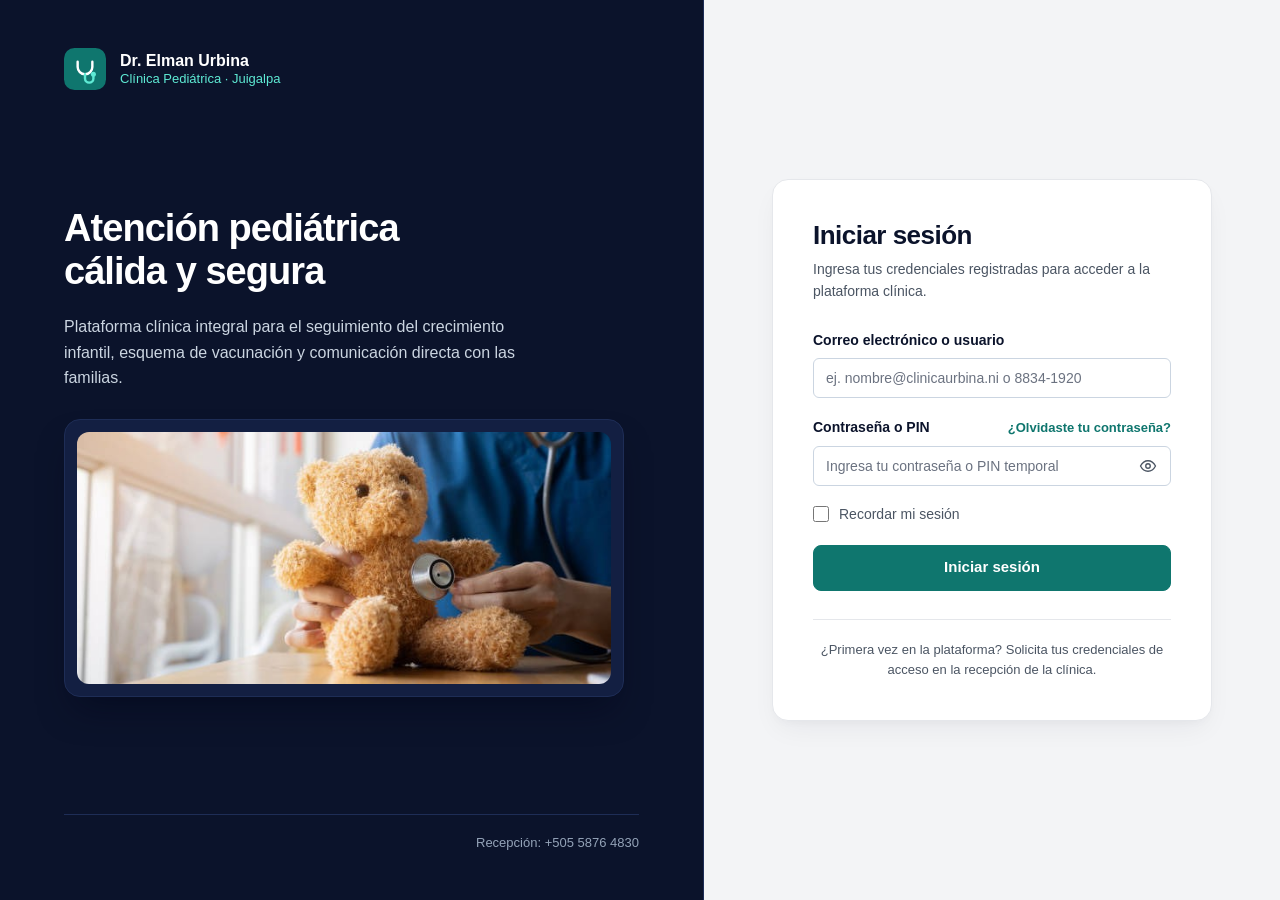
<file: admin.html>
<!DOCTYPE html>
<html lang="es">
<head>
  <meta charset="UTF-8" />
  <meta name="viewport" content="width=device-width, initial-scale=1.0" />
  <meta name="description" content="Módulo de Administración, Métricas y Auditoría MINSA · Clínica Pediátrica Dr. Elman Urbina." />
  <meta name="theme-color" content="#0F172A" />
  <title>Administración y Auditoría MINSA | Clínica Pediátrica Dr. Elman Urbina</title>
  <link rel="stylesheet" href="css/admin.css" />
  <script src="js/guardian.js"></script>
</head>
<body data-page="admin">
  <header class="mobile-topbar" aria-label="Navegación móvil de administración">
    <div class="mobile-topbar__brand">
      <span>Administración · Dr. Elman Urbina</span>
    </div>
    <button type="button" class="btn btn--sm" id="mobile-menu-open">Menú</button>
  </header>

  <div class="app-shell">
    <aside class="sidebar" id="app-sidebar">
      <div class="sidebar__header">
        <a href="#" class="brand-mark">
          <span class="brand-mark__text">
            <span class="brand-mark__name">Dr. Elman Urbina</span>
            <span class="brand-mark__sub">Gestión y Auditoría MINSA</span>
          </span>
        </a>
        <button type="button" class="btn btn--sm sidebar__close-btn" id="mobile-menu-close">Cerrar</button>
      </div>

      <nav class="nav-group" aria-label="Sub-módulos de administración">
        <div class="nav-group__label">Control de clínica</div>

        <button type="button" class="nav-item" data-nav-view="view-adm-resumen" aria-current="page">
          <span class="nav-item__left">
            <span>Auditoría MINSA y KPIs</span>
          </span>
        </button>

        <button type="button" class="nav-item" data-nav-view="view-adm-todos-usuarios">
          <span class="nav-item__left">
            <span>Gestión de Usuarios</span>
          </span>
          <span class="nav-badge num" id="adm-nav-count-all-users">0</span>
        </button>

        <button type="button" class="nav-item" data-nav-view="view-adm-config">
          <span class="nav-item__left">
            <span>Configuración de la Clínica</span>
          </span>
        </button>
      </nav>

      <div class="sidebar__footer">
        <div class="user-card">
          <span class="avatar avatar--amber" id="adm-sidebar-avatar">AD</span>
          <div class="user-card__info">
            <div class="user-card__name" id="adm-sidebar-name">Administrador</div>
            <div class="user-card__role">Dirección Administrativa</div>
          </div>
        </div>
        <div class="sidebar__links">
          <a href="login.html">Cerrar sesión</a>
        </div>
      </div>
    </aside>

    <main class="canvas">
      <div class="title-row">
        <div class="title-row__left">
          <h1 id="adm-page-title">Métricas de rendimiento y bitácora de auditoría MINSA</h1>
          <p class="title-row__sub">Control exclusivo de usuarios, generación de PINs de acceso, configuración clínica y trazabilidad inalterable.</p>
        </div>
        <div class="title-row__actions">
          <button type="button" class="btn btn--primary" data-open-modal="modal-new-user">
            + Contratar Personal
          </button>
        </div>
      </div>

      <section id="view-adm-resumen" class="subview">
        <div class="kpis">
          <div class="kpi">
            <div class="kpi-label">Atenciones registradas</div>
            <div class="kpi-value num" id="adm-kpi-atenciones">0 <small>consultas</small></div>
          </div>
          <div class="kpi">
            <div class="kpi-label">Recetas emitidas</div>
            <div class="kpi-value num" id="adm-kpi-vacunas">0 <small>emitidas</small></div>
          </div>
          <div class="kpi">
            <div class="kpi-label">Pacientes en espera / sala</div>
            <div class="kpi-value num" id="adm-kpi-espera">0 <small>en fila</small></div>
          </div>
          <div class="kpi">
            <div class="kpi-label">Personal clínico activo</div>
            <div class="kpi-value num" id="adm-kpi-staff">0 <small>funcionarios</small></div>
          </div>
        </div>

        <article class="panel panel--accent-blue">
          <header class="panel__head">
            <div class="panel__title-group">
              <h2 class="panel__title">Bitácora inalterable de auditoría clínica (Últimos 10 registros MINSA)</h2>
              <p class="panel__meta">Trazabilidad en tiempo real desde PostgreSQL de todas las operaciones médicas, recepciones y cambios de seguridad.</p>
            </div>
            <button type="button" class="btn btn--sm btn--secondary" id="btn-refresh-audit">Actualizar bitácora</button>
          </header>
          <div class="table-wrap">
            <table>
              <thead>
                <tr>
                  <th>Hora / Fecha</th>
                  <th>Funcionario / Actor</th>
                  <th>Rol Operativo</th>
                  <th>Acción clínica o administrativa</th>
                </tr>
              </thead>
              <tbody id="adm-audit-tbody">
                <tr><td colspan="4" style="text-align:center;">Cargando bitácora...</td></tr>
              </tbody>
            </table>
          </div>
        </article>
      </section>

      <section id="view-adm-todos-usuarios" class="subview is-hidden">
        <article class="panel panel--accent-blue">
          <header class="panel__head">
            <div class="panel__title-group">
              <h2 class="panel__title">Padrón Integral de Usuarios (Personal Clínico y Tutores Familiares)</h2>
              <p class="panel__meta">Generación de PIN temporal de 4 dígitos, control de estado de activación y suspensión operativa.</p>
            </div>
            <div style="display:flex; gap:10px; flex-wrap:wrap; align-items:center;">
              <input type="search" id="adm-user-search" class="input" placeholder="Buscar por nombre, DNI o correo..." style="width:240px; height:36px;" />
              <select id="adm-user-role-filter" class="select" style="width:170px; height:36px;">
                <option value="ALL">Todos los roles</option>
                <option value="DOCTOR">Doctores</option>
                <option value="RECEPCION">Recepción</option>
                <option value="TUTOR">Tutores</option>
              </select>
              <button type="button" class="btn btn--primary" data-open-modal="modal-new-user">+ Contratar Personal</button>
            </div>
          </header>
          <div class="table-wrap">
            <table>
              <thead>
                <tr>
                  <th>Usuario / Correo</th>
                  <th>Rol</th>
                  <th>Teléfono</th>
                  <th>DNI / Código MINSA</th>
                  <th>PIN Asignado</th>
                  <th>Estado</th>
                  <th class="n">Acciones de Seguridad</th>
                </tr>
              </thead>
              <tbody id="adm-all-users-tbody">
                <tr><td colspan="7" style="text-align:center;">Cargando usuarios...</td></tr>
              </tbody>
            </table>
          </div>
        </article>
      </section>

      <section id="view-adm-config" class="subview is-hidden">
        <article class="panel panel--accent-green">
          <header class="panel__head">
            <div class="panel__title-group">
              <h2 class="panel__title">Configuración Institucional de la Clínica</h2>
              <p class="panel__meta">Parámetros oficiales almacenados en PostgreSQL: horarios de atención, dirección, contacto y normativa MINSA.</p>
            </div>
          </header>

          <form id="form-adm-config" class="form-grid" novalidate>
            <div class="field col-6">
              <label for="cfg-nombre" class="field__label">Nombre oficial de la clínica</label>
              <input type="text" id="cfg-nombre" class="input" required />
            </div>
            <div class="field col-6">
              <label for="cfg-director" class="field__label">Director médico responsable</label>
              <input type="text" id="cfg-director" class="input" required />
            </div>
            <div class="field col-4">
              <label for="cfg-minsa" class="field__label">Código de habilitación MINSA</label>
              <input type="text" id="cfg-minsa" class="input num" required />
            </div>
            <div class="field col-4">
              <label for="cfg-telefono" class="field__label">Teléfono principal de recepción</label>
              <input type="text" id="cfg-telefono" class="input num" required />
            </div>
            <div class="field col-4">
              <label for="cfg-correo" class="field__label">Correo institucional de contacto</label>
              <input type="email" id="cfg-correo" class="input" required />
            </div>
            <div class="field col-12">
              <label for="cfg-direccion" class="field__label">Dirección física de la sede (Juigalpa, Chontales)</label>
              <input type="text" id="cfg-direccion" class="input" required />
            </div>
            <div class="field col-5">
              <label for="cfg-horario-semana" class="field__label">Horario de atención (Lunes a Viernes)</label>
              <input type="text" id="cfg-horario-semana" class="input" placeholder="08:00 AM - 05:00 PM" required />
            </div>
            <div class="field col-5">
              <label for="cfg-horario-sabado" class="field__label">Horario de atención (Sábados)</label>
              <input type="text" id="cfg-horario-sabado" class="input" placeholder="08:00 AM - 12:00 PM" required />
            </div>
            <div class="field col-2">
              <label for="cfg-duracion-bloque" class="field__label">Duración cita (min)</label>
              <input type="number" id="cfg-duracion-bloque" class="input num" min="15" max="120" step="5" required />
            </div>
            <div class="field col-12" style="display:flex; align-items:center; justify-content:space-between; padding:14px 16px; background:var(--raised); border:1px solid var(--border); border-radius:var(--radius-control); margin-top:4px;">
              <div>
                <strong style="font-size:14px; color:var(--text);">Recordatorios automáticos de dosis por WhatsApp</strong>
                <p style="font-size:13px; color:var(--muted);">Habilita el envío de alertas de medicación a los tutores cuando Recepción programa una receta.</p>
              </div>
              <input type="checkbox" id="cfg-whatsapp-activo" checked style="width:20px; height:20px; accent-color:var(--health-green); cursor:pointer;" />
            </div>
            <footer class="col-12" style="display:flex; justify-content:flex-end; gap:10px; margin-top:8px;">
              <button type="submit" class="btn btn--green" id="btn-save-config">Guardar Configuración en Base de Datos</button>
            </footer>
          </form>
        </article>
      </section>
    </main>
  </div>

  <div class="modal-backdrop" id="modal-new-user" role="dialog" aria-modal="true" aria-hidden="true">
    <div class="modal-dialog">
      <header class="modal-dialog__head">
        <h2 class="modal-dialog__title">Alta de Personal Clínico (Doctor / Recepción)</h2>
        <button type="button" class="btn btn--sm btn--ghost" data-close-modal="modal-new-user">Cerrar</button>
      </header>
      <form id="form-modal-user" class="form-grid" novalidate>
        <div class="field col-7">
          <label for="new-user-name" class="field__label">Nombre completo *</label>
          <input type="text" id="new-user-name" class="input" placeholder="Ej. Dra. Valeria Somarriba" required />
        </div>
        <div class="field col-5">
          <label for="new-user-role" class="field__label">Cargo en la clínica *</label>
          <select id="new-user-role" class="select">
            <option value="RECEPCION">Recepcionista Clínica</option>
            <option value="DOCTOR">Médico Pediatra</option>
          </select>
        </div>
        <div class="field col-6">
          <label for="new-user-minsa" class="field__label">Código MINSA / Cédula *</label>
          <input type="text" id="new-user-minsa" class="input num" placeholder="MINSA-24910" required />
        </div>
        <div class="field col-6">
          <label for="new-user-email" class="field__label">Correo institucional *</label>
          <input type="email" id="new-user-email" class="input" placeholder="correo@clinicaurbina.ni" required />
        </div>
        <footer class="modal-dialog__foot col-12">
          <button type="button" class="btn btn--secondary" data-close-modal="modal-new-user">Cancelar</button>
          <button type="submit" class="btn btn--primary">Guardar y Generar PIN</button>
        </footer>
      </form>
    </div>
  </div>

  <div class="modal-backdrop" id="modal-pin-generado" role="dialog" aria-modal="true" aria-hidden="true">
    <div class="modal-dialog" style="max-width:440px; text-align:center;">
      <header class="modal-dialog__head" style="justify-content:center;">
        <h2 class="modal-dialog__title"> PIN Temporal de Activación</h2>
      </header>
      <div style="display:grid; gap:12px; padding:8px 0;">
        <p style="font-size:14px; color:var(--muted);">
          Se ha asignado un nuevo PIN temporal de 4 dígitos para <strong id="pin-modal-user-name" style="color:var(--text);">Usuario</strong>:
        </p>
        <div class="num" id="pin-modal-code" style="font-size:36px; font-weight:800; letter-spacing:0.18em; color:#BE123C; background:#FFE4E6; border:2px dashed #FDA4AF; border-radius:10px; padding:16px;">
          0000
        </div>
        <p style="font-size:13px; color:var(--muted);">
          El estado del usuario pasó a <strong>Pendiente</strong> (`activo = false`). Al ingresar con este PIN en el Login, el sistema le obligará a crear una contraseña segura de mínimo 8 caracteres.
        </p>
      </div>
      <footer class="modal-dialog__foot" style="justify-content:center;">
        <button type="button" class="btn btn--primary" data-close-modal="modal-pin-generado">Entendido</button>
      </footer>
    </div>
  </div>

  <div class="toast-region" id="toast-region" aria-live="polite"></div>
  <script src="js/configuracion.js"></script>
  <script src="js/admin.js" defer></script>
</body>
</html>
</file>
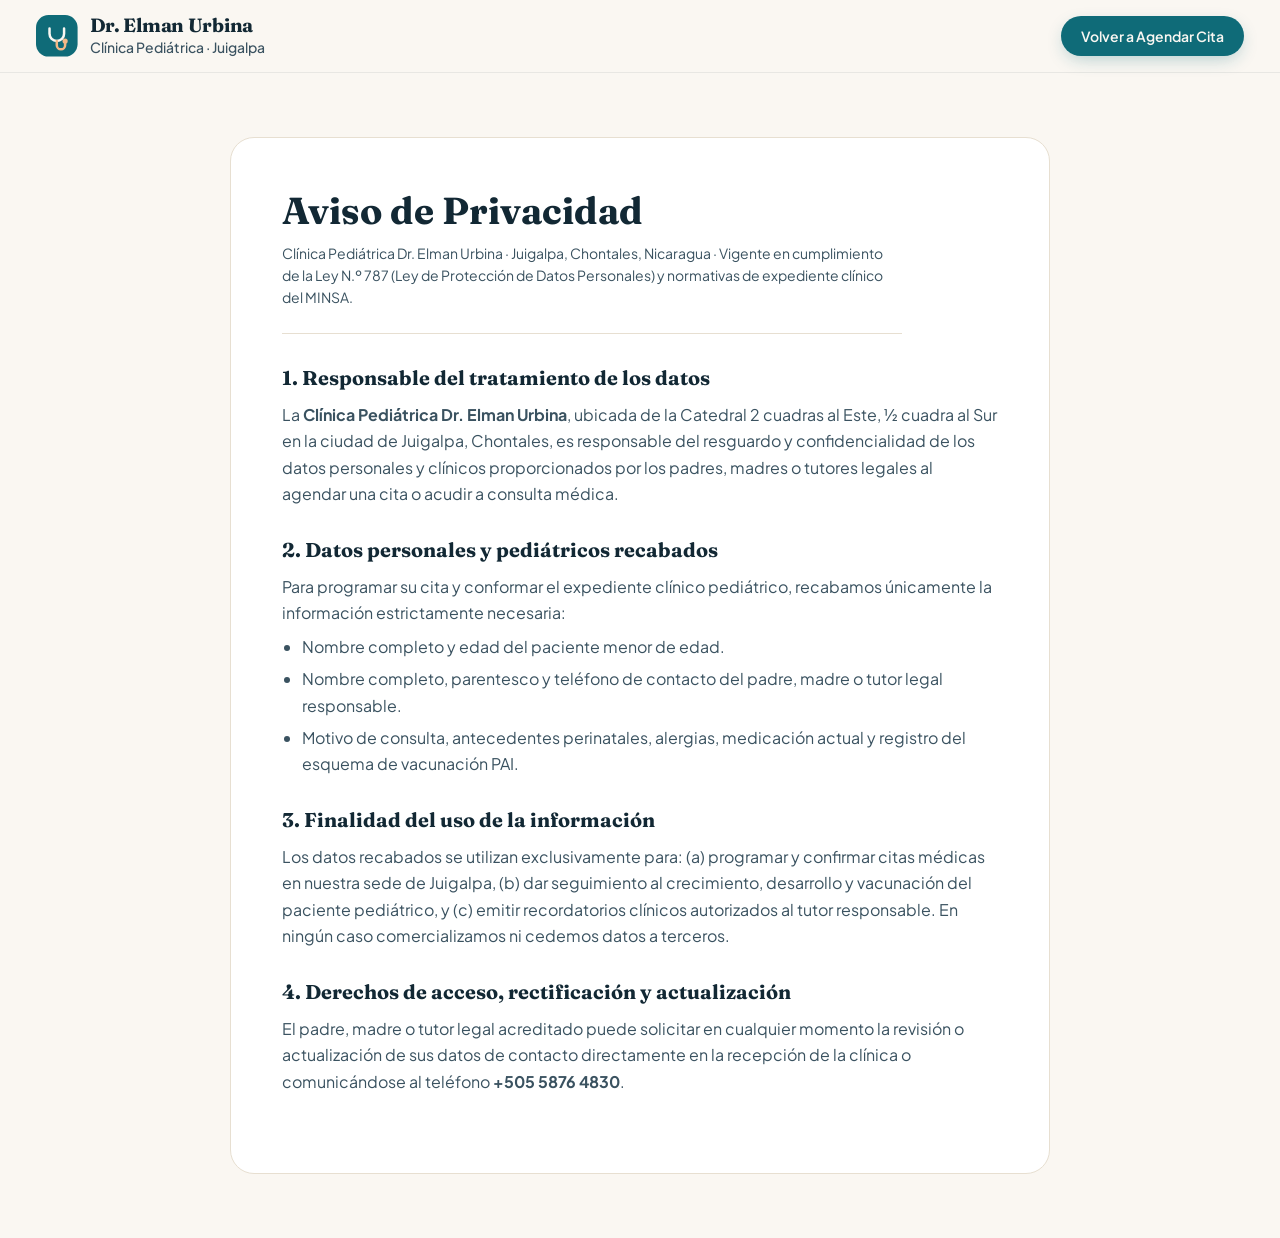
<file: aviso-de-privacidad.html>
<!DOCTYPE html>
<html lang="es">
<head>
  <meta charset="UTF-8" />
  <meta name="viewport" content="width=device-width, initial-scale=1.0" />
  <meta name="theme-color" content="#FAF7F2" />
  <title>Aviso de Privacidad · Clínica Pediátrica Dr. Elman Urbina</title>
  <link rel="preconnect" href="https://fonts.googleapis.com" />
  <link rel="preconnect" href="https://fonts.gstatic.com" crossorigin />
  <link href="https://fonts.googleapis.com/css2?family=Fraunces:opsz,wght@9..144,600;9..144,700&family=Plus+Jakarta+Sans:wght@400;500;600;700&display=swap" rel="stylesheet" />
  <link rel="stylesheet" href="css/aviso-de-privacidad.css" />
</head>
<body>
  <header class="header">
    <div class="container header__inner">
      <a href=" index.html" class="brand" aria-label="Volver al inicio · Clínica Pediátrica Dr. Elman Urbina">
        <span class="brand__mark" aria-hidden="true">
          <svg viewBox="0 0 40 40" fill="none">
            <rect width="40" height="40" rx="12" fill="#0F6B78" />
            <path d="M13 13v5a7 7 0 0 0 14 0v-5" stroke="#FAF7F2" stroke-width="2.4" stroke-linecap="round"/>
            <path d="M20 25v4a4 4 0 0 0 8 0v-2" stroke="#F4B886" stroke-width="2.4" stroke-linecap="round"/>
            <circle cx="28" cy="25" r="2.5" fill="#F4B886"/>
          </svg>
        </span>
        <span class="brand__text">
          <span class="brand__title">Dr. Elman Urbina</span>
          <span class="brand__subtitle">Clínica Pediátrica · Juigalpa</span>
        </span>
      </a>
      <a href="
      index.html#reservas" class="btn btn--primary btn--sm">Volver a Agendar Cita</a>
    </div>
  </header>

  <main class="legal-shell">
    <div class="container">
      <article class="legal-card">
        <h1>Aviso de Privacidad</h1>
        <p class="legal-meta">
          Clínica Pediátrica Dr. Elman Urbina · Juigalpa, Chontales, Nicaragua · Vigente en cumplimiento de la Ley N.º 787 (Ley de Protección de Datos Personales) y normativas de expediente clínico del MINSA.
        </p>

        <section class="legal-section">
          <h2>1. Responsable del tratamiento de los datos</h2>
          <p>
            La <strong>Clínica Pediátrica Dr. Elman Urbina</strong>, ubicada de la Catedral 2 cuadras al Este, ½ cuadra al Sur en la ciudad de Juigalpa, Chontales, es responsable del resguardo y confidencialidad de los datos personales y clínicos proporcionados por los padres, madres o tutores legales al agendar una cita o acudir a consulta médica.
          </p>
        </section>

        <section class="legal-section">
          <h2>2. Datos personales y pediátricos recabados</h2>
          <p>Para programar su cita y conformar el expediente clínico pediátrico, recabamos únicamente la información estrictamente necesaria:</p>
          <ul>
            <li>Nombre completo y edad del paciente menor de edad.</li>
            <li>Nombre completo, parentesco y teléfono de contacto del padre, madre o tutor legal responsable.</li>
            <li>Motivo de consulta, antecedentes perinatales, alergias, medicación actual y registro del esquema de vacunación PAI.</li>
          </ul>
        </section>

        <section class="legal-section">
          <h2>3. Finalidad del uso de la información</h2>
          <p>
            Los datos recabados se utilizan exclusivamente para: (a) programar y confirmar citas médicas en nuestra sede de Juigalpa, (b) dar seguimiento al crecimiento, desarrollo y vacunación del paciente pediátrico, y (c) emitir recordatorios clínicos autorizados al tutor responsable. En ningún caso comercializamos ni cedemos datos a terceros.
          </p>
        </section>

        <section class="legal-section">
          <h2>4. Derechos de acceso, rectificación y actualización</h2>
          <p>
            El padre, madre o tutor legal acreditado puede solicitar en cualquier momento la revisión o actualización de sus datos de contacto directamente en la recepción de la clínica o comunicándose al teléfono <strong>+505 5876 4830</strong>.
          </p>
        </section>
      </article>
    </div>
  </main>
</body>
</html>
</file>
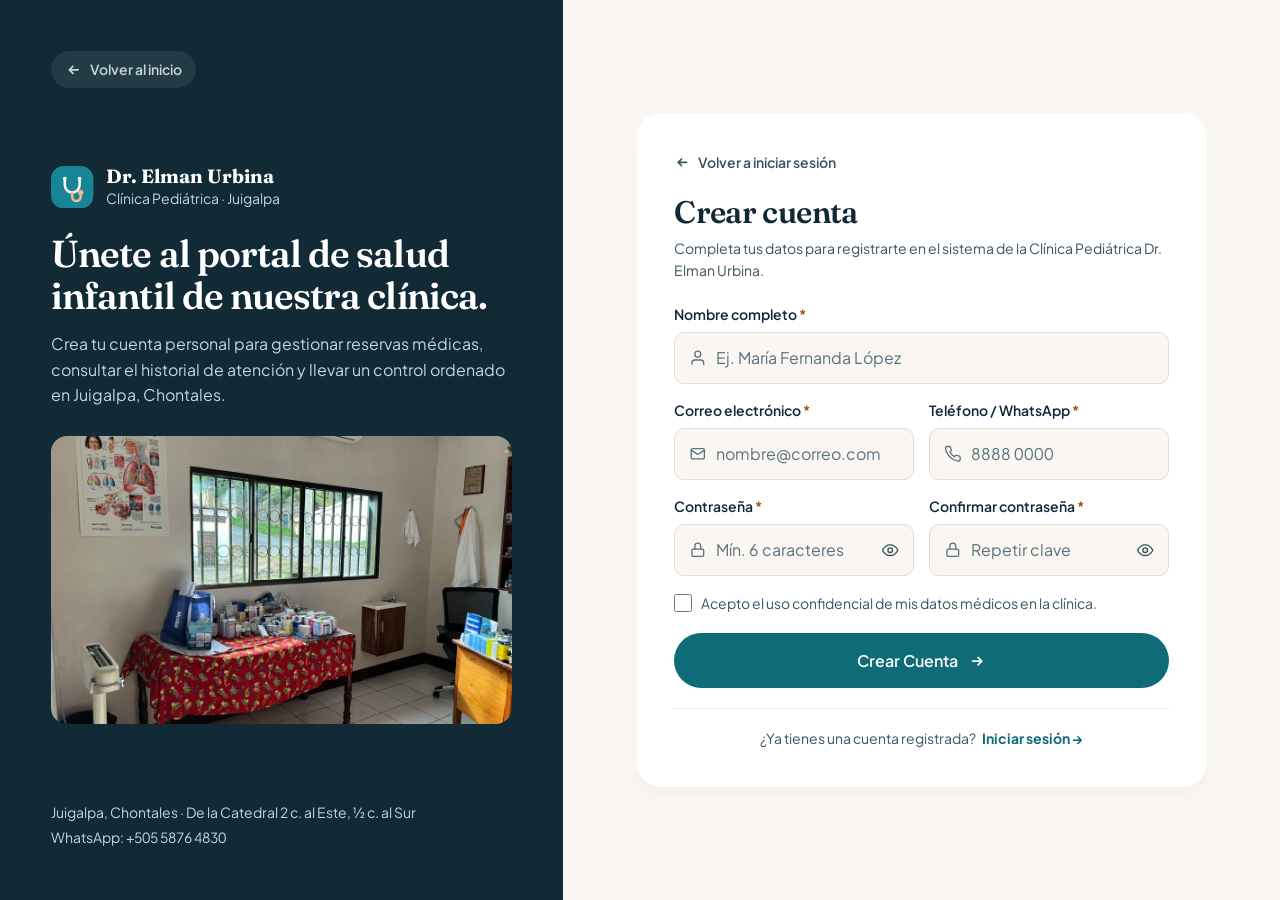
<file: crearcuenta.html>
<!DOCTYPE html>
<html lang="es">
<head>
  <meta charset="UTF-8" />
  <meta name="viewport" content="width=device-width, initial-scale=1.0" />
  <meta name="description" content="Crear cuenta en el portal de la Clínica Pediátrica Dr. Elman Urbina en Juigalpa, Chontales." />
  <meta name="theme-color" content="#FAF7F2" />
  <title>Crear Cuenta | Clínica Pediátrica Dr. Elman Urbina</title>

  <link rel="preconnect" href="https://fonts.googleapis.com" />
  <link rel="preconnect" href="https://fonts.gstatic.com" crossorigin />
  <link href="https://fonts.googleapis.com/css2?family=Fraunces:opsz,wght@9..144,600;9..144,700&family=Plus+Jakarta+Sans:wght@400;500;600;700&display=swap" rel="stylesheet" />

  <link rel="stylesheet" href="css/crearcuenta.css" />

</head>
<body>
  <div class="register-layout">

    <aside class="register-showcase" aria-label="Información de la clínica">
      <div class="register-showcase__top">
        <a href="index.html" class="back-home-link">
          <svg viewBox="0 0 20 20" aria-hidden="true">
            <path d="M15 10H5m0 0 4-4m-4 4 4 4" fill="none" stroke="currentColor" stroke-width="1.9" stroke-linecap="round" stroke-linejoin="round"/>
          </svg>
          <span>Volver al inicio</span>
        </a>
      </div>

      <div class="register-showcase__content">
        <a href="index.html" class="brand">
          <span class="brand__mark" aria-hidden="true">
            <svg viewBox="0 0 40 40" fill="none">
              <rect width="40" height="40" rx="12" fill="#178596" />
              <path d="M13 13v5a7 7 0 0 0 14 0v-5" stroke="#FAF7F2" stroke-width="2.4" stroke-linecap="round"/>
              <path d="M20 25v4a4 4 0 0 0 8 0v-2" stroke="#F4B886" stroke-width="2.4" stroke-linecap="round"/>
              <circle cx="28" cy="25" r="2.5" fill="#F4B886"/>
              <circle cx="13" cy="12" r="1.8" fill="#FAF7F2"/>
              <circle cx="27" cy="12" r="1.8" fill="#FAF7F2"/>
            </svg>
          </span>
          <span class="brand__text">
            <span class="brand__title">Dr. Elman Urbina</span>
            <span class="brand__subtitle">Clínica Pediátrica · Juigalpa</span>
          </span>
        </a>

        <h2 class="register-showcase__title">
          Únete al portal de salud infantil de nuestra clínica.
        </h2>
        <p class="register-showcase__desc">
          Crea tu cuenta personal para gestionar reservas médicas, consultar el historial de atención y llevar un control ordenado en Juigalpa, Chontales.
        </p>

        <figure class="register-showcase__figure">
          <img
            src="assets/clinica-consultorio.jpg"
            alt="Consultorio equipado de la Clínica Pediátrica Dr. Elman Urbina"
            class="register-showcase__img"
          />
        </figure>
      </div>

      <div class="register-showcase__footer tabular-nums">
        <p>Juigalpa, Chontales · De la Catedral 2 c. al Este, ½ c. al Sur</p>
        <p>WhatsApp: +505 5876 4830</p>
      </div>
    </aside>

    <main class="register-main">
      <div class="register-card" id="register-card">
        <div class="register-nav">
          <a href="login.html" class="back-login-link">
            <svg viewBox="0 0 20 20" aria-hidden="true">
              <path d="M15 10H5m0 0 4-4m-4 4 4 4" fill="none" stroke="currentColor" stroke-width="1.9" stroke-linecap="round" stroke-linejoin="round"/>
            </svg>
            <span>Volver a iniciar sesión</span>
          </a>
        </div>

        <header class="register-header">
          <h1 class="register-title">Crear cuenta</h1>
          <p class="register-subtitle">
            Completa tus datos para registrarte en el sistema de la Clínica Pediátrica Dr. Elman Urbina.
          </p>
        </header>

        <form id="register-form" class="register-form" novalidate>

          <div class="form-group">
            <label for="fullname" class="form-label">
              Nombre completo <span aria-hidden="true">*</span>
            </label>
            <div class="input-wrap">
              <span class="input-icon" aria-hidden="true">
                <svg viewBox="0 0 24 24" fill="none">
                  <path d="M20 21v-2a4 4 0 0 0-4-4H8a4 4 0 0 0-4 4v2" stroke="currentColor" stroke-width="1.8" stroke-linecap="round" stroke-linejoin="round"/>
                  <circle cx="12" cy="7" r="4" stroke="currentColor" stroke-width="1.8"/>
                </svg>
              </span>
              <input
                type="text"
                id="fullname"
                name="fullname"
                class="form-control form-control--icon-left"
                placeholder="Ej. María Fernanda López"
                autocomplete="name"
                required
              />
            </div>
            <span class="form-error" id="error-fullname" role="alert"></span>
          </div>

          <div class="form-row">
            <div class="form-group">
              <label for="email" class="form-label">
                Correo electrónico <span aria-hidden="true">*</span>
              </label>
              <div class="input-wrap">
                <span class="input-icon" aria-hidden="true">
                  <svg viewBox="0 0 24 24" fill="none">
                    <rect x="3" y="5" width="18" height="14" rx="2" stroke="currentColor" stroke-width="1.8"/>
                    <path d="m3 7 9 6 9-6" stroke="currentColor" stroke-width="1.8" stroke-linecap="round" stroke-linejoin="round"/>
                  </svg>
                </span>
                <input
                  type="email"
                  id="email"
                  name="email"
                  class="form-control form-control--icon-left"
                  placeholder="nombre@correo.com"
                  autocomplete="email"
                  required
                />
              </div>
              <span class="form-error" id="error-email" role="alert"></span>
            </div>

            <div class="form-group">
              <label for="phone" class="form-label">
                Teléfono / WhatsApp <span aria-hidden="true">*</span>
              </label>
              <div class="input-wrap">
                <span class="input-icon" aria-hidden="true">
                  <svg viewBox="0 0 24 24" fill="none">
                    <path d="M22 16.92v3a2 2 0 0 1-2.18 2 19.79 19.79 0 0 1-8.63-3.07 19.5 19.5 0 0 1-6-6 19.79 19.79 0 0 1-3.07-8.67A2 2 0 0 1 4.11 2h3a2 2 0 0 1 2 1.72c.127.96.361 1.903.7 2.81a2 2 0 0 1-.45 2.11L8.09 9.91a16 16 0 0 0 6 6l1.27-1.27a2 2 0 0 1 2.11-.45c.907.339 1.85.573 2.81.7A2 2 0 0 1 22 16.92z" stroke="currentColor" stroke-width="1.8" stroke-linecap="round" stroke-linejoin="round"/>
                  </svg>
                </span>
                <input
                  type="tel"
                  id="phone"
                  name="phone"
                  class="form-control form-control--icon-left tabular-nums"
                  placeholder="8888 0000"
                  autocomplete="tel"
                  required
                />
              </div>
              <span class="form-error" id="error-phone" role="alert"></span>
            </div>
          </div>

          <div class="form-row">
            <div class="form-group">
              <label for="password" class="form-label">
                Contraseña <span aria-hidden="true">*</span>
              </label>
              <div class="input-wrap">
                <span class="input-icon" aria-hidden="true">
                  <svg viewBox="0 0 24 24" fill="none">
                    <rect x="4" y="11" width="16" height="10" rx="2" stroke="currentColor" stroke-width="1.8"/>
                    <path d="M8 11V7a4 4 0 0 1 8 0v4" stroke="currentColor" stroke-width="1.8" stroke-linecap="round"/>
                  </svg>
                </span>
                <input
                  type="password"
                  id="password"
                  name="password"
                  class="form-control form-control--icon-both"
                  placeholder="Mín. 6 caracteres"
                  autocomplete="new-password"
                  required
                />
                <button
                  type="button"
                  class="password-toggle"
                  data-toggle-target="password"
                  aria-label="Mostrar contraseña"
                  aria-pressed="false"
                >
                  <svg class="password-toggle__svg" viewBox="0 0 24 24" fill="none" aria-hidden="true">
                    <path
                      d="M2 12s3.6-7 10-7 10 7 10 7-3.6 7-10 7-10-7-10-7z"
                      stroke="currentColor"
                      stroke-width="1.8"
                      stroke-linecap="round"
                      stroke-linejoin="round"
                    />
                    <circle cx="12" cy="12" r="3" stroke="currentColor" stroke-width="1.8"/>
                    <line
                      class="eye-slash"
                      x1="3"
                      y1="3"
                      x2="21"
                      y2="21"
                      stroke="currentColor"
                      stroke-width="1.9"
                      stroke-linecap="round"
                    />
                  </svg>
                </button>
              </div>
              <span class="form-error" id="error-password" role="alert"></span>
            </div>

            <div class="form-group">
              <label for="confirm-password" class="form-label">
                Confirmar contraseña <span aria-hidden="true">*</span>
              </label>
              <div class="input-wrap">
                <span class="input-icon" aria-hidden="true">
                  <svg viewBox="0 0 24 24" fill="none">
                    <rect x="4" y="11" width="16" height="10" rx="2" stroke="currentColor" stroke-width="1.8"/>
                    <path d="M8 11V7a4 4 0 0 1 8 0v4" stroke="currentColor" stroke-width="1.8" stroke-linecap="round"/>
                  </svg>
                </span>
                <input
                  type="password"
                  id="confirm-password"
                  name="confirmPassword"
                  class="form-control form-control--icon-both"
                  placeholder="Repetir clave"
                  autocomplete="new-password"
                  required
                />
                <button
                  type="button"
                  class="password-toggle"
                  data-toggle-target="confirm-password"
                  aria-label="Mostrar confirmación de contraseña"
                  aria-pressed="false"
                >
                  <svg class="password-toggle__svg" viewBox="0 0 24 24" fill="none" aria-hidden="true">
                    <path
                      d="M2 12s3.6-7 10-7 10 7 10 7-3.6 7-10 7-10-7-10-7z"
                      stroke="currentColor"
                      stroke-width="1.8"
                      stroke-linecap="round"
                      stroke-linejoin="round"
                    />
                    <circle cx="12" cy="12" r="3" stroke="currentColor" stroke-width="1.8"/>
                    <line
                      class="eye-slash"
                      x1="3"
                      y1="3"
                      x2="21"
                      y2="21"
                      stroke="currentColor"
                      stroke-width="1.9"
                      stroke-linecap="round"
                    />
                  </svg>
                </button>
              </div>
              <span class="form-error" id="error-confirm-password" role="alert"></span>
            </div>
          </div>

          <div class="terms-row">
            <label class="checkbox-label">
              <input type="checkbox" id="accept-terms" name="acceptTerms" class="checkbox-input" required />
              <span>Acepto el uso confidencial de mis datos médicos en la clínica.</span>
            </label>
            <span class="form-error" id="error-accept-terms" role="alert"></span>
          </div>

          <button type="submit" class="btn-submit" id="register-submit">
            <span>Crear Cuenta</span>
            <svg class="btn-submit__icon" viewBox="0 0 20 20" aria-hidden="true">
              <path d="M5 10h10m0 0-4-4m4 4-4 4" fill="none" stroke="currentColor" stroke-width="1.9" stroke-linecap="round" stroke-linejoin="round"/>
            </svg>
          </button>

          <p class="form-status" id="register-status" role="status" aria-live="polite"></p>
        </form>

        <footer class="register-card__footer">
          <p>
            ¿Ya tienes una cuenta registrada?
            <a href="login.html" class="register-card__cta-link">Iniciar sesión →</a>
          </p>
        </footer>
      </div>
    </main>
  </div>
  <script src="js/crearcuenta.js" defer></script>

</body>
</html>
</file>
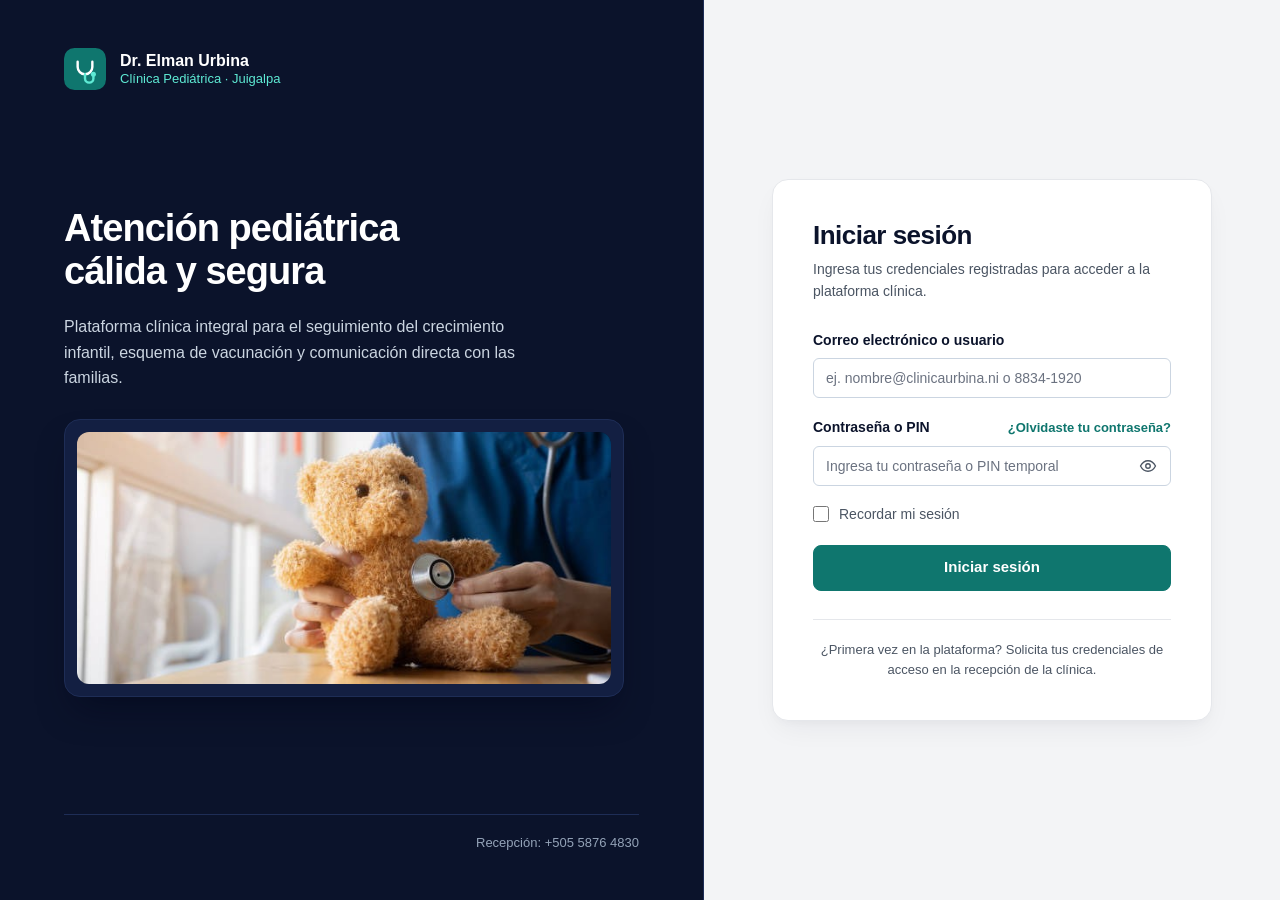
<file: doctor.html>
<!DOCTYPE html>
<html lang="es">
<head>
  <meta charset="UTF-8" />
  <meta name="viewport" content="width=device-width, initial-scale=1.0" />
  <meta name="description" content="Módulo de Atención Clínica Pediátrica · Dr. Elman Urbina, Juigalpa." />
  <meta name="theme-color" content="#0F172A" />
  <title>Consultorio Pediátrico | Clínica Dr. Elman Urbina</title>
  <link rel="stylesheet" href="css/doctor.css" />
  <script src="js/guardian.js"></script>
</head>
<body data-page="doctor">

  <header class="mobile-topbar" aria-label="Navegación móvil médica">
    <div class="mobile-topbar__brand">
      <svg width="28" height="28" viewBox="0 0 40 40" fill="none" aria-hidden="true">
        <rect width="40" height="40" rx="10" fill="#0FA97C" />
        <path d="M13 13v5a7 7 0 0 0 14 0v-5" stroke="#FFFFFF" stroke-width="2.5" stroke-linecap="round"/>
        <path d="M20 25v4a4 4 0 0 0 8 0v-2" stroke="#FCD34D" stroke-width="2.5" stroke-linecap="round"/>
        <circle cx="28" cy="25" r="2.5" fill="#FCD34D"/>
      </svg>
      <span>Consultorio · Dr. Elman Urbina</span>
    </div>
    <button type="button" class="btn btn--sm" id="mobile-menu-open" aria-label="Abrir menú" aria-expanded="false">
      Menú
    </button>
  </header>

  <div class="app-shell">

    <aside class="sidebar" id="app-sidebar" aria-label="Menú del módulo médico">
      <div class="sidebar__header">
        <a href="index.html" class="brand-mark">
          <svg class="brand-mark__svg" viewBox="0 0 40 40" fill="none" aria-hidden="true">
            <rect width="40" height="40" rx="10" fill="#0FA97C" />
            <path d="M13 13v5a7 7 0 0 0 14 0v-5" stroke="#FFFFFF" stroke-width="2.4" stroke-linecap="round"/>
            <path d="M20 25v4a4 4 0 0 0 8 0v-2" stroke="#FCD34D" stroke-width="2.4" stroke-linecap="round"/>
            <circle cx="28" cy="25" r="2.5" fill="#FCD34D"/>
            <circle cx="13" cy="12" r="1.8" fill="#FFFFFF"/>
            <circle cx="27" cy="12" r="1.8" fill="#FFFFFF"/>
          </svg>
          <span class="brand-mark__text">
            <span class="brand-mark__name">Dr. Elman Urbina</span>
            <span class="brand-mark__sub">Atención Clínica Pediátrica</span>
          </span>
        </a>
        <button type="button" class="btn btn--sm sidebar__close-btn" id="mobile-menu-close">Cerrar</button>
      </div>

      <nav class="nav-group" aria-label="Sub-módulos clínicos">
        <div class="nav-group__label">Consulta pediátrica</div>

        <button type="button" class="nav-item" data-nav-view="view-doc-dashboard" aria-current="page">
          <span class="nav-item__left">
            <svg viewBox="0 0 20 20" fill="none" stroke="currentColor" stroke-width="1.8" aria-hidden="true">
              <rect x="3" y="3" width="6" height="6" rx="1.5"/>
              <rect x="11" y="3" width="6" height="6" rx="1.5"/>
              <rect x="3" y="11" width="6" height="6" rx="1.5"/>
              <rect x="11" y="11" width="6" height="6" rx="1.5"/>
            </svg>
            <span>Dashboard</span>
          </span>
          <span class="nav-badge num" id="doc-nav-count-patients">0</span>
        </button>

        <button type="button" class="nav-item" data-nav-view="view-doc-expediente">
          <span class="nav-item__left">
            <svg viewBox="0 0 20 20" fill="none" stroke="currentColor" aria-hidden="true">
              <rect x="4" y="2.5" width="12" height="15" rx="2"/>
              <path d="M7.5 7h5M7.5 10.5h5M7.5 14h3" stroke-linecap="round"/>
            </svg>
            <span>Expediente y Vacunas</span>
          </span>
          <span class="nav-badge">PAI</span>
        </button>

        <button type="button" class="nav-item" data-nav-view="view-doc-medicacion">
          <span class="nav-item__left">
            <svg viewBox="0 0 20 20" fill="none" stroke="currentColor" aria-hidden="true">
              <path d="M10 3a5 5 0 0 0-5 5v3.5L3.5 13v1h13v-1L15 11.5V8a5 5 0 0 0-5-5Z" stroke-linejoin="round"/>
              <path d="M8.5 16.5a1.5 1.5 0 0 0 3 0" stroke-linecap="round"/>
            </svg>
            <span>Emitir Receta</span>
          </span>
          <span class="nav-badge num" id="doc-nav-count-plans">0</span>
        </button>
      </nav>

      <div class="sidebar__footer">
        <div class="user-card">
          <span class="avatar avatar--pos">EU</span>
          <div class="user-card__info">
            <div class="user-card__name">Dr. Elman Urbina</div>
            <div class="user-card__role">Pediatra · MINSA</div>
          </div>
        </div>
        <div class="sidebar__links" style="justify-content: center;">
          <a href="login.html">Cerrar sesión</a>
        </div>
      </div>
    </aside>

    <main class="canvas">
      <div class="title-row">
        <div class="title-row__left">
          <h1 id="doc-page-title">Dashboard · Dr. Elman Urbina</h1>
          <p class="title-row__sub" id="doc-page-sub">
            Indicadores clínicos en tiempo real y fila de espera priorizada por Triage pediátrico.
          </p>
        </div>
      </div>

      <section id="view-doc-dashboard" class="subview" aria-label="Dashboard y Fila de Espera del Doctor">

        <div style="position:relative; margin-bottom: 16px;">
          <div style="position:relative;">
            <input type="search" id="doc-patient-search-input" class="input" placeholder="🔍 Buscar a cualquier paciente por nombre o UUID de expediente..." autocomplete="off" style="padding-left:38px; height:42px; font-size:14px; background:white; border-radius:8px;" />
            <svg style="position:absolute; left:12px; top:13px; width:16px; height:16px; color:#64748B;" viewBox="0 0 20 20" fill="none" stroke="currentColor" stroke-width="2" aria-hidden="true">
              <circle cx="8.5" cy="8.5" r="5.5"/>
              <path d="m13 13 4 4" stroke-linecap="round"/>
            </svg>
          </div>
          <div id="doc-patient-search-results" class="is-hidden" style="position:absolute; top:100%; left:0; right:0; z-index:100; background:white; border:1px solid #CBD5E1; border-radius:8px; box-shadow:0 10px 25px -5px rgba(0,0,0,0.15); max-height:300px; overflow-y:auto; margin-top:4px;"></div>
        </div>

        <div class="kpis">
          <div class="kpi">
            <div class="kpi-label">
              <svg viewBox="0 0 20 20" fill="none" stroke="#0284C7" stroke-width="2" aria-hidden="true">
                <rect x="3" y="4" width="14" height="13" rx="2.5"/>
                <path d="M14 2v4M6 2v4M3 8.5h14" stroke-linecap="round"/>
              </svg>
              <span>Pacientes</span>
            </div>
            <div class="kpi-value num" id="dash-kpi-total">0 <small>citas</small></div>
            <div class="kpi-delta"><span class="pos" id="dash-kpi-total-sub">Total de citas activas</span></div>
          </div>

          <div class="kpi">
            <div class="kpi-label">
              <svg viewBox="0 0 20 20" fill="none" stroke="#F23D5C" stroke-width="2" aria-hidden="true">
                <path d="M10 17s-6-4.3-6-9a3.5 3.5 0 0 1 6-2.4A3.5 3.5 0 0 1 16 8c0 4.7-6 9-6 9Z" stroke-linejoin="round"/>
              </svg>
              <span>Urgencias (Rojo)</span>
            </div>
            <div class="kpi-value num" style="color:#BE123C;" id="dash-kpi-urgencias">0 <small>urgentes</small></div>
            <div class="kpi-delta"><span class="neg" id="dash-kpi-urgencias-sub">Triage ROJO prioritario</span></div>
          </div>

          <div class="kpi">
            <div class="kpi-label">
              <svg viewBox="0 0 20 20" fill="none" stroke="#047857" stroke-width="2" aria-hidden="true">
                <path d="M10 2.5 4 5v5c0 4 2.6 6.6 6 7.5 3.4-.9 6-3.5 6-7.5V5l-6-2.5Z" stroke-linejoin="round"/>
                <path d="m7.5 10 1.8 1.8 3.5-3.6" stroke-linecap="round" stroke-linejoin="round"/>
              </svg>
              <span>Controles / Vacunas</span>
            </div>
            <div class="kpi-value num" style="color:#047857;" id="dash-kpi-controles">0 <small>pacientes</small></div>
            <div class="kpi-delta"><span class="pos" id="dash-kpi-controles-sub">Triage VERDE sano/vacuna</span></div>
          </div>

          <div class="kpi">
            <div class="kpi-label">
              <svg viewBox="0 0 20 20" fill="none" stroke="#6366F1" stroke-width="2" aria-hidden="true">
                <path d="M16 6 7.75 14.25 4 10.5" stroke-linecap="round" stroke-linejoin="round"/>
                <circle cx="10" cy="10" r="8"/>
              </svg>
              <span>Atendidos</span>
            </div>
            <div class="kpi-value num" style="color:#4338CA;" id="dash-kpi-atendidos">0 <small>completados</small></div>
            <div class="kpi-delta"><span class="pos">Consultas finalizadas</span></div>
          </div>
        </div>

        <article class="panel panel--accent-green" style="margin-top: 10px;">
          <header class="panel__head">
            <div class="panel__title-group">
              <h2 class="panel__title">Fila de Espera Ordenada por Prioridad Triage</h2>
              <p class="panel__meta">Pacientes validados en recepción listos para consulta. Haz clic en "Atender paciente" para abrir su Expediente Único.</p>
            </div>
            <div style="display:flex; align-items:center; gap:10px; flex-wrap:wrap;">
              <div style="display:flex; align-items:center; gap:6px;">
                <label for="doc-dash-date-filter" class="field__hint" style="margin:0; font-weight:600; color:var(--text-sec);">Fecha:</label>
                <input type="date" id="doc-dash-date-filter" class="input num" style="height:32px; font-size:12px; width:auto; padding:0 8px;" />
              </div>
              <div class="doc-date-pills" id="doc-dash-quick-pills" role="group" aria-label="Acceso rápido por fecha">
                <button type="button" class="doc-date-pill is-active" data-doc-date-offset="0" aria-pressed="true">Hoy</button>
                <button type="button" class="doc-date-pill" data-doc-date-offset="1" aria-pressed="false">Mañana</button>
                <button type="button" class="doc-date-pill" data-doc-date-offset="2" aria-pressed="false">En 2 días</button>
              </div>
              <div class="segmented" role="group" aria-label="Filtrar por nivel de triage">
                <button type="button" class="segmented__btn" data-doc-filter="all" aria-pressed="true" id="btn-filter-all">Todos (0)</button>
                <button type="button" class="segmented__btn" data-doc-filter="rojo" aria-pressed="false">Rojo · Urgente</button>
                <button type="button" class="segmented__btn" data-doc-filter="amarillo" aria-pressed="false">Amarillo · Fiebre</button>
                <button type="button" class="segmented__btn" data-doc-filter="verde" aria-pressed="false">Verde · Control</button>
              </div>
              <span class="pill pill--info num" id="dash-waiting-badge">0 en espera</span>
            </div>
          </header>

          <div class="agenda-stream" id="doc-dashboard-waiting-list" aria-live="polite">
            <div style="padding: 24px; text-align: center; color: var(--muted);">Cargando fila de espera desde PostgreSQL...</div>
          </div>

          <footer class="panel__foot">
            <span>Sincronizado en tiempo real con Recepción</span>
          </footer>
        </article>
      </section>

      <section id="view-doc-expediente" class="subview is-hidden" aria-label="Expediente Pediátrico Único">

        <article class="panel panel--accent-blue" style="margin-bottom: 22px;">
          <div class="panel__head" style="margin-bottom: 16px;">
            <div class="panel__title-group">
              <div style="display:flex;align-items:center;gap:12px;flex-wrap:wrap;">
                <h2 class="panel__title" style="font-size:18px;" id="ehr-patient-name">Selecciona un paciente</h2>
                <span class="triage-badge triage-badge--verde" id="ehr-patient-triage">
                  <span class="triage-dot"></span>
                  <span>Triage Verde</span>
                </span>
                <span class="pill pill--info num" id="ehr-patient-code">PACIENTE</span>
              </div>
              <p class="panel__meta" id="ehr-patient-summary">
                Selecciona un paciente desde el Dashboard o el selector superior para cargar sus datos clínicos reales.
              </p>
            </div>

            <div style="display:flex;align-items:center;gap:10px;flex-wrap:wrap;">
              <label for="ehr-switcher" class="field__hint">Paciente en consulta:</label>
              <select id="ehr-switcher" class="select" style="width:auto;min-width:230px;height:36px;"></select>
              <button type="button" class="btn btn--sm" data-nav-view="view-doc-dashboard">← Volver al Dashboard</button>
            </div>
          </div>

          <div class="info-grid info-grid--4" style="margin-bottom: 18px;">
            <div class="info-well">
              <span class="info-well__label">
                <svg viewBox="0 0 20 20" fill="none" stroke="#0284C7" stroke-width="2" aria-hidden="true">
                  <rect x="3" y="4" width="14" height="13" rx="2.5"/>
                  <path d="M7 8.5a3 3 0 0 1 6 0L10 10.5" stroke-linecap="round"/>
                </svg>
                <span>Báscula · Peso actual</span>
              </span>
              <span class="info-well__val num" id="ehr-val-weight">-- kg</span>
            </div>

            <div class="info-well info-well--green">
              <span class="info-well__label">
                <svg viewBox="0 0 20 20" fill="none" stroke="#0FA97C" stroke-width="2" aria-hidden="true">
                  <path d="M6 3v14M6 6h4M6 10h3M6 14h4M13 4v12" stroke-linecap="round"/>
                </svg>
                <span>Tallímetro · Longitud</span>
              </span>
              <span class="info-well__val num" id="ehr-val-height">-- cm</span>
            </div>

            <div class="info-well info-well--coral">
              <span class="info-well__label">
                <svg viewBox="0 0 20 20" fill="none" stroke="#F23D5C" stroke-width="2" aria-hidden="true">
                  <path d="M8.5 3.5a1.5 1.5 0 0 1 3 0v7.2a3.5 3.5 0 1 1-3 0V3.5Z"/>
                  <circle cx="10" cy="13.5" r="1.3" fill="#F23D5C"/>
                </svg>
                <span>Termómetro clínico</span>
              </span>
              <span class="info-well__val num" id="ehr-val-temp">-- °C</span>
            </div>

            <div class="info-well info-well--amber">
              <div style="display:flex;justify-content:space-between;align-items:center;">
                <span class="info-well__label">
                  <svg viewBox="0 0 20 20" fill="none" stroke="#F49D0C" stroke-width="2" aria-hidden="true">
                    <path d="m14 3 3 3-8.5 8.5-3.5.5.5-3.5L14 3ZM4 16l2.5-2.5" stroke-linecap="round" stroke-linejoin="round"/>
                  </svg>
                  <span>Avance Vacunas PAI</span>
                </span>
                <span class="pill pill--pos num" id="ehr-vax-pct-pill">0%</span>
              </div>
              <span class="info-well__val num" id="ehr-vax-count-label">0 de 13 aplicadas</span>
              <div class="z-track"><div class="z-track__fill" id="ehr-vax-progress-bar" style="width:0%;"></div></div>
            </div>
          </div>

          <div class="chronic-banner" id="ehr-chronic-banner">
            <div>
              <div class="chronic-banner__title">
                Padecimientos crónicos, alertas respiratorias y alergias
              </div>
              <p class="chronic-banner__desc" id="ehr-chronic-desc">
                Sin alergias ni padecimientos crónicos registrados.
              </p>
            </div>
            <div style="display:flex;align-items:center;gap:10px;flex-wrap:wrap;">
              <button type="button" class="btn btn--sm" data-open-modal="modal-edit-chronic">
                Editar antecedentes
              </button>
              <button type="button" class="btn btn--sm btn--green" data-nav-view="view-doc-medicacion">
                Prescribir Receta →
              </button>
            </div>
          </div>
        </article>

        <article class="panel">
          <div class="tabs-bar" role="tablist" aria-label="Secciones del Expediente Pediátrico Único">
            <button type="button" class="tab-btn" role="tab" data-doc-tab="doc-tab-vacunas" aria-selected="true">
              1. Control Real de Vacunas (PAI)
            </button>
            <button type="button" class="tab-btn" role="tab" data-doc-tab="doc-tab-datos" aria-selected="false">
              2. Signos Vitales e Historial Familiar
            </button>
            <button type="button" class="tab-btn" role="tab" data-doc-tab="doc-tab-consultas" aria-selected="false">
              3. Consultas Anteriores
            </button>
            <button type="button" class="tab-btn" role="tab" data-doc-tab="doc-tab-oms" aria-selected="false">
              4. Curvas de Crecimiento OMS
            </button>
          </div>

          <div id="doc-tab-vacunas" class="doc-tab-pane">
            <div style="display:flex;justify-content:space-between;align-items:center;gap:12px;margin-bottom:14px;flex-wrap:wrap;">
              <div>
                <h3 class="panel__title">Esquema Oficial de Vacunación PAI · Control de Aplicación y Firma Médica</h3>
                <p class="panel__meta">Datos leídos en tiempo real de PostgreSQL. Al aplicar una vacuna queda sellada con fecha y firma del médico.</p>
              </div>
              <span class="pill pill--pos num" id="doc-vax-table-summary">Sincronizado con BD</span>
            </div>

            <div class="table-wrap">
              <table aria-label="Control de vacunación PAI">
                <thead>
                  <tr>
                    <th>Vacuna / Biológico PAI</th>
                    <th>Dosis del esquema</th>
                    <th>Estado y Fecha / Firma Médica</th>
                    <th class="n">Acción Clínica</th>
                  </tr>
                </thead>
                <tbody id="doc-vax-tbody">
                  <tr><td colspan="4" style="text-align:center; padding:16px; color:#64748B;">Selecciona un paciente para ver sus vacunas.</td></tr>
                </tbody>
              </table>
            </div>
          </div>

          <div id="doc-tab-datos" class="doc-tab-pane is-hidden">
            <h3 class="panel__title" style="margin-bottom: 14px;">Signos vitales y antropometría del paciente (Conectado a PostgreSQL)</h3>
            <form id="form-doc-vitals" class="form-grid" novalidate>
              <div class="field col-3">
                <label for="input-doc-weight" class="field__label">Peso en báscula (kg)</label>
                <input type="number" id="input-doc-weight" class="input num" step="0.1" placeholder="Ej. 11.5" required />
              </div>
              <div class="field col-3">
                <label for="input-doc-height" class="field__label">Talla / Longitud (cm)</label>
                <input type="number" id="input-doc-height" class="input num" step="0.1" placeholder="Ej. 82.0" required />
              </div>
              <div class="field col-3">
                <label for="input-doc-head" class="field__label">Perímetro cefálico (cm)</label>
                <input type="number" id="input-doc-head" class="input num" step="0.1" placeholder="Ej. 46.0" />
              </div>
              <div class="field col-3">
                <label for="input-doc-temp" class="field__label">Temperatura (°C)</label>
                <input type="number" id="input-doc-temp" class="input num" step="0.1" placeholder="Ej. 36.8" />
              </div>
              <div class="field col-12">
                <label for="input-doc-tag-entry" class="field__label">Antecedentes Perinatales e Historial Familiar</label>
                <div class="tags-input-container" id="doc-family-tags-container">
                  <div class="tags-list" id="doc-family-tags-list" aria-live="polite"></div>
                  <div class="tags-input-wrap">
                    <input type="text" id="input-doc-tag-entry" class="input tags-input-field" placeholder="Escribe un antecedente (ej. Asma, Prematuro, Diabetes) y presiona Enter..." autocomplete="off" />
                    <button type="button" class="btn btn--sm btn--primary" id="btn-add-doc-tag">Agregar</button>
                  </div>
                </div>
                <input type="hidden" id="input-doc-family-history" name="antecedentes" />
                <span class="field__hint">Escribe una etiqueta y presiona <strong>Enter</strong> o el botón <strong>Agregar</strong> para registrarla. Se pueden eliminar pulsando la '×'.</span>
              </div>
              <div class="col-12" style="display:flex;justify-content:flex-end;gap:10px;">
                <button type="submit" class="btn btn--primary">Guardar signos vitales en Base de Datos</button>
              </div>
            </form>
          </div>

          <div id="doc-tab-consultas" class="doc-tab-pane is-hidden">
            <div class="table-wrap">
              <table aria-label="Historial de consultas anteriores">
                <thead>
                  <tr>
                    <th>Fecha</th>
                    <th>Diagnóstico / Tipo</th>
                    <th>Medicamento / Motivo e Indicaciones</th>
                    <th class="n">Posología / Estado</th>
                    <th>Médico</th>
                  </tr>
                </thead>
                <tbody id="ehr-consultas-tbody">
                  <tr><td colspan="5" style="text-align:center; padding:16px; color:#64748B;">Selecciona un paciente para consultar su historial.</td></tr>
                </tbody>
              </table>
            </div>
          </div>

          <div id="doc-tab-oms" class="doc-tab-pane is-hidden">
            <div class="info-grid" style="margin-bottom: 20px;">
              <div class="info-well">
                <div style="display:flex;justify-content:space-between;align-items:center;">
                  <span class="info-well__label">Peso para la Edad (OMS)</span>
                  <span class="pill pill--pos num" id="oms-badge-weight">P50 · 0.00 SD</span>
                </div>
                <span class="info-well__val num" id="oms-val-weight">-- kg</span>
                <div class="z-track"><div class="z-track__fill" id="oms-bar-weight" style="width:50%;"></div></div>
              </div>

              <div class="info-well info-well--green">
                <div style="display:flex;justify-content:space-between;align-items:center;">
                  <span class="info-well__label">Talla para la Edad (OMS)</span>
                  <span class="pill pill--pos num" id="oms-badge-height">P50 · 0.00 SD</span>
                </div>
                <span class="info-well__val num" id="oms-val-height">-- cm</span>
                <div class="z-track"><div class="z-track__fill" id="oms-bar-height" style="width:50%;"></div></div>
              </div>

              <div class="info-well info-well--amber">
                <div style="display:flex;justify-content:space-between;align-items:center;">
                  <span class="info-well__label">Perímetro Cefálico (OMS)</span>
                  <span class="pill pill--pos num" id="oms-badge-head">P50 · 0.00 SD</span>
                </div>
                <span class="info-well__val num" id="oms-val-head">-- cm</span>
                <div class="z-track"><div class="z-track__fill z-track__fill--blue" id="oms-bar-head" style="width:50%;"></div></div>
              </div>
            </div>

            <h3 class="panel__title" style="margin-bottom: 10px;">Curva de crecimiento ponderal OMS (Datos reales del paciente)</h3>
            <div class="chart-box" id="doc-who-chart"></div>

            <div style="margin-top: 24px;">
              <h4 class="panel__title" style="font-size: 14px; margin-bottom: 8px; display: flex; align-items: center; justify-content: space-between; flex-wrap: wrap; gap: 8px;">
                <span>Evolución Histórica de Controles (Registro Pediátrico)</span>
                <span style="font-size: 12px; font-weight: normal; color: #64748B;">Alimentado en cada control en recepción o consulta</span>
              </h4>
              <div class="table-wrap">
                <table class="table" style="font-size: 13px;">
                  <thead>
                    <tr>
                      <th>Fecha Control</th>
                      <th>Edad al Control</th>
                      <th>Peso (kg)</th>
                      <th>Talla (cm)</th>
                      <th>P. Cefálico</th>
                      <th>Temp (°C)</th>
                      <th>Z-Score / Percentil OMS</th>
                    </tr>
                  </thead>
                  <tbody id="ehr-medidas-tbody">
                    <tr><td colspan="7" style="text-align:center; padding:16px; color:#64748B;">Sin controles registrados aún.</td></tr>
                  </tbody>
                </table>
              </div>
            </div>
          </div>
        </article>
      </section>

      <section id="view-doc-medicacion" class="subview is-hidden" aria-label="Emisión de Receta y Envío a Recepción">
        <div class="grid-12">
          <article class="panel panel--accent-green col-7">
            <header class="panel__head">
              <div class="panel__title-group">
                <h2 class="panel__title">Emitir Receta Médica</h2>
                <p class="panel__meta"></p>
              </div>
            </header>

            <form id="form-doc-medication" class="form-grid" novalidate>

              <div class="field col-6">
                <label for="med-plan-patient" class="field__label">Paciente Atendido *</label>
                <select id="med-plan-patient" class="select" required></select>
              </div>
              <div class="field col-6">
                <label for="med-plan-cie10" class="field__label">Diagnóstico (CIE-10 o libre) *</label>
                <input type="text" id="med-plan-cie10" list="cie10-datalist" class="input" placeholder="Ej. J02.9 · Faringoamigdalitis aguda" required />
                <datalist id="cie10-datalist">
                  <option value="J02.9 · Faringoamigdalitis aguda"></option>
                  <option value="J20.9 · Bronquitis aguda pediátrica"></option>
                  <option value="A09.0 · Gastroenteritis e hidratación oral"></option>
                  <option value="L20.9 · Dermatitis atópica"></option>
                  <option value="Z00.1 · Control de niño sano"></option>
                  <option value="J00 · Rinofaringitis aguda"></option>
                </datalist>
              </div>

              <div class="field col-8">
                <label for="med-plan-drug" class="field__label">Medicamento y concentración *</label>
                <input type="text" id="med-plan-drug" class="input" placeholder="Ej. Amoxicilina suspensión 250 mg / 5 ml" required />
              </div>
              <div class="field col-4">
                <label for="med-plan-dose" class="field__label">Dosis exacta por toma *</label>
                <input type="text" id="med-plan-dose" class="input num" placeholder="Ej. 5 ml vía oral" required />
              </div>

              <div class="field col-4">
                <label for="med-plan-freq" class="field__label">Frecuencia *</label>
                <div style="display:flex; gap:6px;">
                  <input type="number" id="med-plan-freq" class="input num" value="8" min="1" max="1440" placeholder="Ej. 8" required style="width:72px; flex-shrink:0;" />
                  <select id="med-plan-interval-unit" class="select" style="flex:1;">
                    <option value="horas" selected>horas</option>
                    <option value="minutos">minutos</option>
                  </select>
                </div>
              </div>
              <div class="field col-4">
                <label for="med-plan-days" class="field__label">Duración (días) *</label>
                <input type="number" id="med-plan-days" class="input num" value="5" min="1" max="60" placeholder="Ej. 5" required />
              </div>
              <div class="field col-4">
                <label for="med-plan-time" class="field__label">Hora 1ª toma (H:M) *</label>
                <input type="time" id="med-plan-time" class="input num" value="08:00" required />
              </div>

              <div class="col-12" style="margin-top:-6px; margin-bottom:2px;">
                <div style="padding:8px 12px; background:#ECFDF5; border:1px solid #A7F3D0; border-radius:6px; font-size:12.5px; color:#065F46; font-weight:700; display:flex; align-items:center; gap:8px;" id="doc-med-next-send-preview">
                  🔔 Próximo envío: Calculando...
                </div>
              </div>

              <div class="field col-12">
                <label for="med-plan-notes" class="field__label">Indicaciones médicas y signos de alarma *</label>
                <textarea id="med-plan-notes" class="textarea" rows="3" placeholder="Administrar con alimentos. Ofrecer abundantes líquidos y acudir si persiste fiebre..."></textarea>
              </div>

              <div class="col-12" style="display:flex; justify-content:flex-end; align-items:center; gap:12px; margin-top:16px; flex-wrap:wrap;">
                <button type="button" class="btn btn--secondary" id="btn-doc-form-test-push" style="border:1px solid #0F766E; color:#0F766E; font-weight:700; height:42px;">
                  🔔 Probar Push Ahora
                </button>
                <button type="submit" class="btn btn--green" style="font-weight:700; height:42px;">
                  Finalizar Consulta y Enviar Receta →
                </button>
              </div>
            </form>
          </article>

          <article class="panel panel--accent-blue col-5">
            <header class="panel__head">
              <div class="panel__title-group">
                <h2 class="panel__title">Recetas Enviadas por el Doctor</h2>
                <p class="panel__meta">Historial de recetas emitidas con filtro por fecha y programación Push</p>
              </div>
              <div style="display:flex; align-items:center; gap:6px; flex-wrap:wrap;">
                <input type="date" id="doc-rx-date-filter" class="input num" style="height:32px; width:auto; padding:0 8px; font-size:12px;" aria-label="Filtrar recetas por fecha" />
                <button type="button" class="btn btn--sm" id="btn-doc-rx-all">Todas</button>
              </div>
            </header>

            <div class="triage-list" id="doc-active-plans-list" style="gap: 12px;">

            </div>

            <footer class="panel__foot">
              <span>Puedes programar horarios o probar notificaciones Push directamente desde cada receta</span>
            </footer>
          </article>
        </div>
      </section>
    </main>
  </div>

  <div class="modal-backdrop" id="modal-doc-schedule-rx" role="dialog" aria-modal="true" aria-labelledby="modal-doc-rx-title" aria-hidden="true">
    <div class="modal-dialog">
      <header class="modal-dialog__head">
        <div>
          <h2 class="modal-dialog__title" id="modal-doc-rx-title">Programar Horarios y Alertas Push</h2>
          <p class="panel__meta" style="margin:2px 0 0 0;">Configura el intervalo en horas o minutos para las notificaciones del tutor.</p>
        </div>
        <button type="button" class="btn btn--sm btn--ghost" data-close-modal="modal-doc-schedule-rx">Cerrar</button>
      </header>
      <form id="form-doc-schedule-rx" class="form-grid" novalidate>
        <input type="hidden" id="doc-sched-rx-id" value="" />
        <input type="hidden" id="doc-sched-tutor-id" value="" />

        <div class="field col-12">
          <label for="doc-sched-pat-name" class="field__label">Paciente y Medicamento</label>
          <input type="text" id="doc-sched-pat-name" class="input" readonly style="background:#F8FAFC; font-weight:600;" />
        </div>

        <div class="field col-6">
          <label for="doc-sched-start-hour" class="field__label">Hora de Primera Toma (H:M) *</label>
          <input type="time" id="doc-sched-start-hour" class="input num" value="08:00" required />
        </div>
        <div class="field col-6">
          <label for="doc-sched-days" class="field__label">Duración (días) *</label>
          <input type="number" id="doc-sched-days" class="input num" value="5" min="1" max="60" required />
        </div>

        <div class="field col-6">
          <label for="doc-sched-interval-unit" class="field__label">Unidad de Intervalo *</label>
          <select id="doc-sched-interval-unit" class="select">
            <option value="horas" selected>Cada X horas</option>
            <option value="minutos">Cada X minutos</option>
          </select>
        </div>
        <div class="field col-6">
          <label for="doc-sched-interval-val" class="field__label">Intervalo (X) *</label>
          <input type="number" id="doc-sched-interval-val" class="input num" value="8" min="1" max="1440" required />
        </div>

        <div class="col-12">
          <div style="padding:12px 14px; background:#ECFDF5; border:1px solid #A7F3D0; border-radius:8px; color:#065F46; font-size:13px; font-weight:700;" id="doc-sched-next-send-preview">
            Próximo envío: Calculando...
          </div>
        </div>

        <footer class="modal-dialog__foot col-12" style="display:flex; justify-content:space-between; flex-wrap:wrap; gap:8px;">
          <button type="button" class="btn btn--sm" id="btn-doc-modal-test-push" style="border:1px solid #0F766E; color:#0F766E; font-weight:700;">
            🔔 Probar Push Ahora
          </button>
          <div style="display:flex; gap:8px;">
            <button type="button" class="btn" data-close-modal="modal-doc-schedule-rx">Cancelar</button>
            <button type="submit" class="btn btn--primary">Guardar y Activar Horario</button>
          </div>
        </footer>
      </form>
    </div>
  </div>

  <div class="modal-backdrop" id="modal-edit-chronic" role="dialog" aria-modal="true" aria-labelledby="modal-chronic-title" aria-hidden="true">
    <div class="modal-dialog">
      <header class="modal-dialog__head">
        <h2 class="modal-dialog__title" id="modal-chronic-title">Actualizar padecimientos crónicos y alergias</h2>
        <button type="button" class="btn btn--sm btn--ghost" data-close-modal="modal-edit-chronic">Cerrar</button>
      </header>
      <form id="form-modal-chronic" class="form-grid" novalidate>
        <div class="field col-12">
          <label for="input-chronic-text" class="field__label">Antecedentes crónicos y alergias del paciente</label>
          <textarea id="input-chronic-text" class="textarea" placeholder="Escribe alergias o padecimientos crónicos del paciente..." required></textarea>
        </div>
        <footer class="modal-dialog__foot col-12">
          <button type="button" class="btn" data-close-modal="modal-edit-chronic">Cancelar</button>
          <button type="submit" class="btn btn--primary">Guardar en expediente</button>
        </footer>
      </form>
    </div>
  </div>

  <div class="toast-region" id="toast-region" aria-live="polite"></div>
  <script src="js/configuracion.js"></script>
  <script src="js/doctor.js" defer></script>
</body>
</html>
</file>
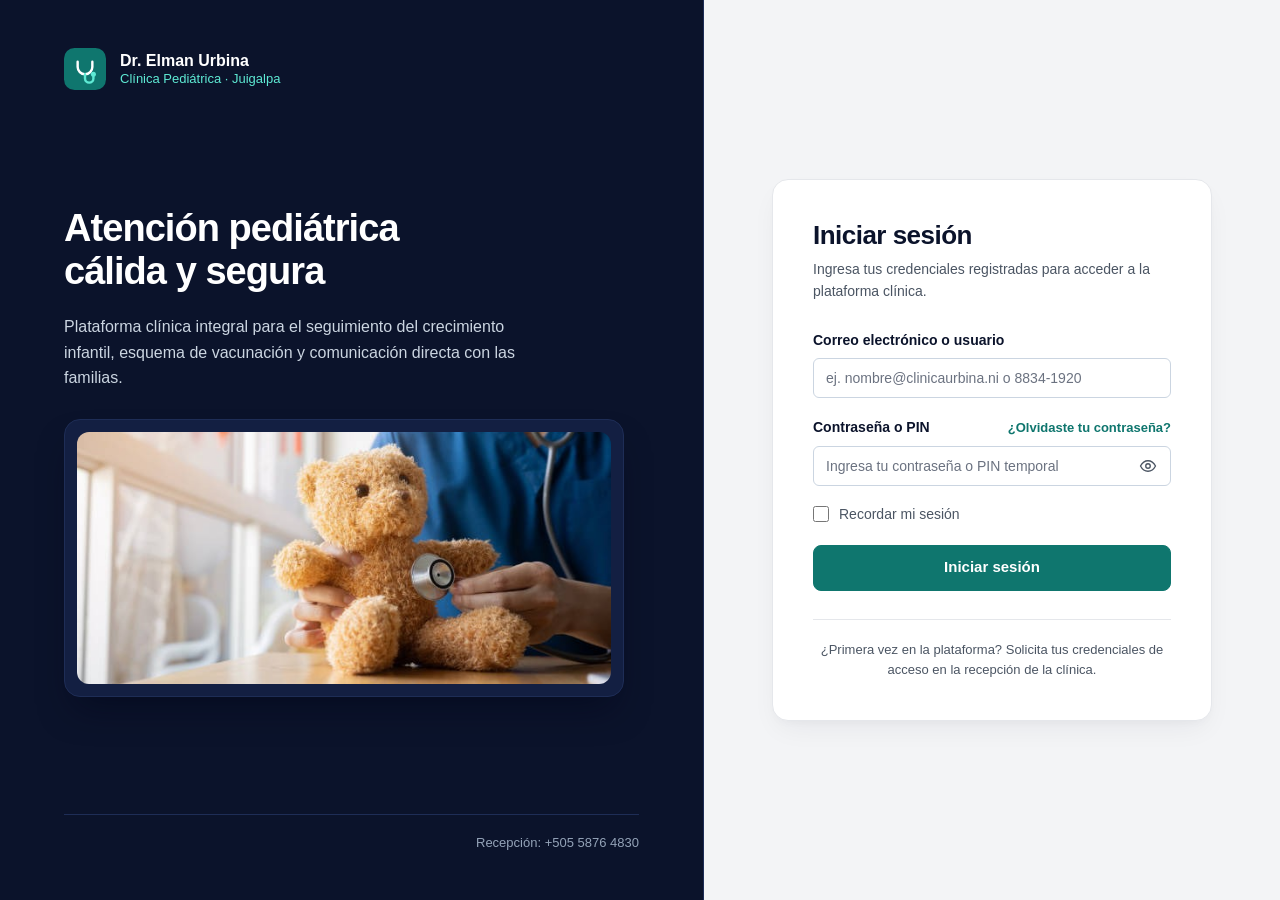
<file: login.html>
<!DOCTYPE html>
<html lang="es">
<head>
  <meta charset="UTF-8" />
  <meta name="viewport" content="width=device-width, initial-scale=1.0" />
  <meta name="theme-color" content="#0B132B" />
  <title>Iniciar sesión · Clínica Pediátrica Dr. Elman Urbina</title>
  <link rel="stylesheet" href="css/login.css" />
</head>
<body data-page="login">
  <div class="auth-shell">

    <aside class="auth-showcase" aria-label="Identidad institucional">
      <header class="auth-showcase__top">
        <a href="index.html" class="brand-mark">
          <svg class="brand-mark__svg" viewBox="0 0 40 40" fill="none">
            <rect width="40" height="40" rx="10" fill="#0F766E" />
            <path d="M13 13v5a7 7 0 0 0 14 0v-5" stroke="#FFFFFF" stroke-width="2.3" stroke-linecap="round" />
            <path d="M20 25v4a4 4 0 0 0 8 0v-2" stroke="#5EEAD4" stroke-width="2.3" stroke-linecap="round" />
            <circle cx="28" cy="25" r="2.4" fill="#5EEAD4" />
          </svg>
          <span class="brand-mark__text">
            <span class="brand-mark__name">Dr. Elman Urbina</span>
            <span class="brand-mark__sub">Clínica Pediátrica · Juigalpa</span>
          </span>
        </a>
      </header>

      <div class="auth-showcase__body">
        <h2 class="auth-showcase__title">Atención pediátrica cálida y segura</h2>
        <p class="auth-showcase__desc">Plataforma clínica integral para el seguimiento del crecimiento infantil, esquema de vacunación y comunicación directa con las familias.</p>
        <div class="auth-illustration-card">
          <figure class="auth-illustration-media">

            <img src="assets/hero-peluche.jpg" alt="Oso de peluche con estetoscopio pediátrico" width="640" height="420" />
          </figure>
        </div>
      </div>

      <footer class="auth-showcase__footer num">
        <span></span>
        <span>Recepción: +505 5876 4830</span>
      </footer>
    </aside>

    <main class="auth-main">
      <section class="auth-card" aria-labelledby="login-card-title">
        <header class="auth-card__head">
          <h1 class="auth-card__title" id="login-card-title">Iniciar sesión</h1>
          <p class="auth-card__sub">Ingresa tus credenciales registradas para acceder a la plataforma clínica.</p>
        </header>

        <form id="login-form" class="auth-form" novalidate>
          <div class="auth-field">
            <label class="auth-field__label" for="login-identifier">Correo electrónico o usuario</label>
            <input type="text" id="login-identifier" name="identifier" class="input auth-input" placeholder="ej. nombre@clinicaurbina.ni o 8834-1920" autocomplete="username" required />
          </div>

          <div class="auth-field">
            <div class="auth-field__label-row field__label-row">
              <label class="auth-field__label" for="login-password">Contraseña o PIN</label>
              <a href="
              recuperar.html" id="forgot-password-link" class="auth-forgot-link">¿Olvidaste tu contraseña?</a>
            </div>
            <div class="input-password-wrap">
              <input type="password" id="login-password" name="password" class="input auth-input" placeholder="Ingresa tu contraseña o PIN temporal" autocomplete="current-password" required />
              <button type="button" class="password-eye-btn" id="btn-toggle-login-pwd" aria-label="Mostrar contraseña" aria-pressed="false">
                <svg class="icon-eye-open" viewBox="0 0 24 24" fill="none" stroke="currentColor" stroke-width="1.8" stroke-linecap="round" stroke-linejoin="round">
                  <path d="M2 12s3.6-7 10-7 10 7 10 7-3.6 7-10 7-10-7-10-7Z" />
                  <circle cx="12" cy="12" r="3" />
                </svg>
                <svg class="icon-eye-off" viewBox="0 0 24 24" fill="none" stroke="currentColor" stroke-width="1.8" stroke-linecap="round" stroke-linejoin="round">
                  <path d="M17.94 17.94A10.07 10.07 0 0 1 12 19c-6.4 0-10-7-10-7a18.45 18.45 0 0 1 5.06-5.94" />
                  <path d="M9.9 4.24A9.12 9.12 0 0 1 12 4c6.4 0 10 7 10 7a18.5 18.5 0 0 1-2.16 3.19" />
                  <path d="M14.12 14.12a3 3 0 1 1-4.24-4.24" />
                  <line x1="2" y1="2" x2="22" y2="22" />
                </svg>
              </button>
            </div>
          </div>

          <div class="auth-remember-row">
            <label class="auth-remember-label" for="login-remember">
              <input type="checkbox" id="login-remember" name="remember" />
              <span>Recordar mi sesión</span>
            </label>
          </div>

          <div>
            <button type="submit" class="btn btn--teal btn--full auth-submit-btn" id="btn-login-submit">
              <span>Iniciar sesión</span>
            </button>
          </div>
        </form>

        <p class="auth-discrete-footer">
          ¿Primera vez en la plataforma? Solicita tus credenciales de acceso en la recepción de la clínica.
        </p>
      </section>
    </main>
  </div>

  <div class="modal-backdrop" id="modal-first-password" aria-hidden="true">
    <div class="modal-dialog" role="dialog" aria-modal="true" aria-labelledby="modal-first-pwd-title">
      <div class="modal-dialog__head">
        <div>
          <span class="pill pill--warn">Seguridad Obligatoria · Primer Acceso</span>
          <h2 class="modal-dialog__title" id="modal-first-pwd-title" style="margin-top:6px;">Crear Nueva Contraseña</h2>
        </div>
      </div>
      <p style="font-size:13px; color:#4B5563; margin-bottom:16px;">
        Has ingresado con un <strong>PIN o código temporal</strong> asignado en la clínica. Por seguridad del expediente pediátrico, configura tu contraseña personal definitiva antes de continuar.
      </p>
      <form id="form-first-password" class="form-grid" novalidate>
        <div class="field col-12">
          <label class="field__label" for="new-password">Nueva Contraseña *</label>
          <input type="password" id="new-password" class="input auth-input" placeholder="Mínimo 8 caracteres, letra, número y símbolo" autocomplete="new-password" required />
        </div>
        <div class="field col-12">
          <label class="field__label" for="confirm-password">Confirmar Nueva Contraseña *</label>
          <input type="password" id="confirm-password" class="input auth-input" placeholder="Repite exactamente tu nueva contraseña" autocomplete="new-password" required />
        </div>
        <div class="col-12">
          <div class="strength-box">
            <div class="strength-box__head">
              <span>Nivel de seguridad de la clave</span>
              <span id="pwd-strength-label" class="num" style="color:#BE123C;">Pendiente</span>
            </div>
            <div class="strength-meter" aria-hidden="true">
              <div class="strength-meter__fill" id="pwd-strength-fill"></div>
            </div>
            <ul class="pwd-rules" aria-label="Requisitos de seguridad de la contraseña">
              <li class="pwd-rule" id="rule-len"><span class="pwd-rule__icon"><svg viewBox="0 0 16 16" fill="none" stroke="currentColor" stroke-width="2.2"><path d="m3.5 8.5 3 3 6-6.5" stroke-linecap="round" stroke-linejoin="round"/></svg></span><span>Mínimo 8 caracteres de longitud</span></li>
              <li class="pwd-rule" id="rule-letter"><span class="pwd-rule__icon"><svg viewBox="0 0 16 16" fill="none" stroke="currentColor" stroke-width="2.2"><path d="m3.5 8.5 3 3 6-6.5" stroke-linecap="round" stroke-linejoin="round"/></svg></span><span>Al menos una letra (mayúscula o minúscula)</span></li>
              <li class="pwd-rule" id="rule-num"><span class="pwd-rule__icon"><svg viewBox="0 0 16 16" fill="none" stroke="currentColor" stroke-width="2.2"><path d="m3.5 8.5 3 3 6-6.5" stroke-linecap="round" stroke-linejoin="round"/></svg></span><span>Al menos un número (0-9)</span></li>
              <li class="pwd-rule" id="rule-special"><span class="pwd-rule__icon"><svg viewBox="0 0 16 16" fill="none" stroke="currentColor" stroke-width="2.2"><path d="m3.5 8.5 3 3 6-6.5" stroke-linecap="round" stroke-linejoin="round"/></svg></span><span>Al menos un carácter especial (@, #, $, !, *, .)</span></li>
            </ul>
          </div>
        </div>
        <div class="col-12 modal-dialog__foot">
          <button type="submit" class="btn btn--green btn--full auth-submit-btn" id="btn-save-first-pwd">Actualizar Contraseña y Continuar al Módulo</button>
        </div>
      </form>
    </div>
  </div>

  <div class="toast-region" id="toast-region" aria-live="polite"></div>
  <script src="js/configuracion.js"></script>
  <script src="js/login.js" defer></script>
</body>
</html>
</file>
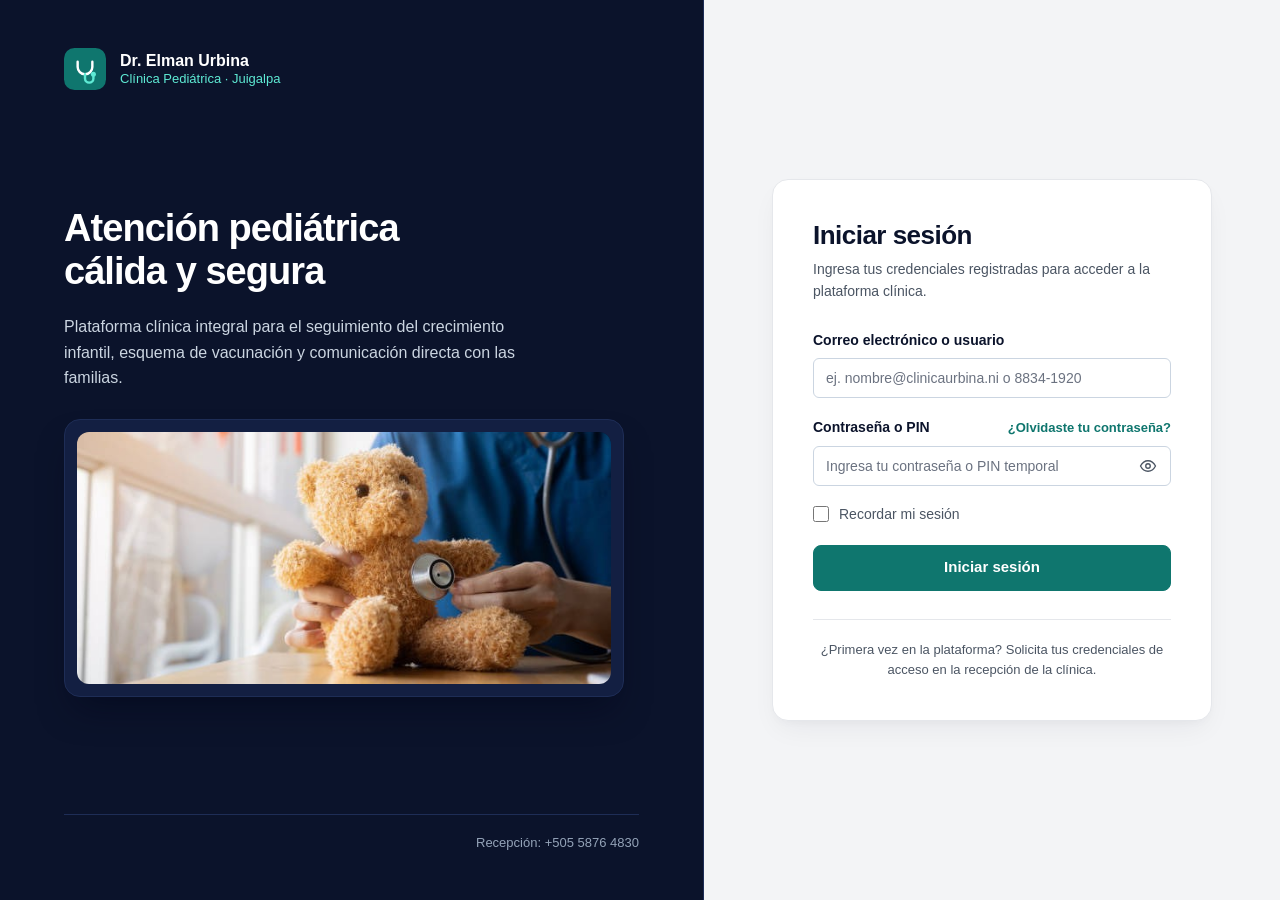
<file: recepcion.html>
<!DOCTYPE html>
<html lang="es">
<head>
  <meta charset="UTF-8" />
  <meta name="viewport" content="width=device-width, initial-scale=1.0" />
  <meta name="description" content="Sistema Operativo de Recepción Pediátrica · Ley 787 y Normativa MINSA · Clínica Dr. Elman Urbina." />
  <meta name="theme-color" content="#0F172A" />
  <title>Recepción y Admisión Clínica | Clínica Pediátrica Dr. Elman Urbina</title>
  <link rel="preconnect" href="https://fonts.googleapis.com" />
  <link rel="preconnect" href="https://fonts.gstatic.com" crossorigin />
  <link href="https://fonts.googleapis.com/css2?family=Inter:wght@400;500;600;700&display=swap" rel="stylesheet" />

  <link rel="stylesheet" href="css/recepcion.css" />
  <script src="js/guardian.js"></script>
</head>
<body data-page="recepcion">

  <header class="mobile-topbar" aria-label="Navegación móvil de recepción">
    <div class="mobile-topbar__brand">
      <svg width="28" height="28" viewBox="0 0 40 40" fill="none" aria-hidden="true">
        <rect width="40" height="40" rx="10" fill="#1E56C5" />
        <path d="M13 13v5a7 7 0 0 0 14 0v-5" stroke="#FFFFFF" stroke-width="2.5" stroke-linecap="round"/>
        <path d="M20 25v4a4 4 0 0 0 8 0v-2" stroke="#93C5FD" stroke-width="2.5" stroke-linecap="round"/>
        <circle cx="28" cy="25" r="2.5" fill="#93C5FD"/>
      </svg>
      <span>Recepción · Dr. Elman Urbina</span>
    </div>
    <button type="button" class="btn btn--sm btn--outline" id="mobile-menu-open" aria-label="Abrir menú" aria-expanded="false">
      Menú
    </button>
  </header>

  <div class="app-shell">

    <aside class="sidebar" id="app-sidebar" aria-label="Menú principal de recepción">
      <div class="sidebar__header">
        <a href="index.html" class="brand-mark">
          <svg class="brand-mark__svg" viewBox="0 0 40 40" fill="none" aria-hidden="true">
            <rect width="40" height="40" rx="10" fill="#1E56C5" />
            <path d="M13 13v5a7 7 0 0 0 14 0v-5" stroke="#FFFFFF" stroke-width="2.4" stroke-linecap="round"/>
            <path d="M20 25v4a4 4 0 0 0 8 0v-2" stroke="#93C5FD" stroke-width="2.4" stroke-linecap="round"/>
            <circle cx="28" cy="25" r="2.5" fill="#93C5FD"/>
            <circle cx="13" cy="12" r="1.8" fill="#FFFFFF"/>
            <circle cx="27" cy="12" r="1.8" fill="#FFFFFF"/>
          </svg>
          <span class="brand-mark__text">
            <span class="brand-mark__name">Dr. Elman Urbina</span>
            <span class="brand-mark__sub">Clínica Pediátrica · Recepción</span>
          </span>
        </a>
        <button type="button" class="btn btn--sm sidebar__close-btn" id="mobile-menu-close">Cerrar</button>
      </div>

      <nav class="nav-group" aria-label="Módulos operativos de recepción">
        <div class="nav-group__label">Operación Clínica</div>

        <button type="button" class="nav-item" data-tab-target="tab-dashboard" aria-current="page">
          <span class="nav-item__left">
            <svg viewBox="0 0 20 20" fill="none" stroke="currentColor" aria-hidden="true">
              <rect x="3" y="3" width="6" height="6" rx="1.5"/>
              <rect x="11" y="3" width="6" height="6" rx="1.5"/>
              <rect x="3" y="11" width="6" height="6" rx="1.5"/>
              <rect x="11" y="11" width="6" height="6" rx="1.5"/>
            </svg>
            <span>Dashboard</span>
          </span>
          <span class="nav-badge num" id="rec-nav-count-agenda">0</span>
        </button>

        <button type="button" class="nav-item" data-tab-target="tab-citas">
          <span class="nav-item__left">
            <svg viewBox="0 0 20 20" fill="none" stroke="currentColor" aria-hidden="true">
              <rect x="3" y="4" width="14" height="13" rx="2"/>
              <path d="M7 2v4M13 2v4M3 8h14" stroke-linecap="round"/>
            </svg>
            <span>Citas</span>
          </span>
          <span class="nav-badge num" id="rec-nav-count-citas">0</span>
        </button>

        <button type="button" class="nav-item" data-tab-target="tab-familias">
          <span class="nav-item__left">
            <svg viewBox="0 0 20 20" fill="none" stroke="currentColor" aria-hidden="true">
              <circle cx="10" cy="7" r="3.2"/>
              <path d="M4.5 16.5c.9-2.8 3-4.2 5.5-4.2s4.6 1.4 5.5 4.2" stroke-linecap="round"/>
            </svg>
            <span>Familias</span>
          </span>
          <span class="nav-badge num" id="rec-nav-count-patients">0</span>
        </button>

        <button type="button" class="nav-item" data-tab-target="tab-alertas">
          <span class="nav-item__left">
            <svg viewBox="0 0 20 20" fill="none" stroke="currentColor" aria-hidden="true">
              <path d="M10 3a5 5 0 0 0-5 5v3.5L3.5 13v1h13v-1L15 11.5V8a5 5 0 0 0-5-5Z" stroke-linejoin="round"/>
              <path d="M8.5 16.5a1.5 1.5 0 0 0 3 0" stroke-linecap="round"/>
            </svg>
            <span>Alertas</span>
          </span>
          <span class="nav-badge num" id="rec-nav-count-alerts">0</span>
        </button>
      </nav>

      <div class="sidebar__footer">
        <div class="rec-sidebar-user-row">
          <div class="user-card">
            <span class="avatar">RC</span>
            <div class="user-card__info">
              <div class="user-card__name">Recepción Clínica</div>
              <div class="user-card__role">Admisión y Triage</div>
            </div>
          </div>
          <a href="login.html" class="rec-sidebar-logout" title="Cerrar sesión de recepción">Salir</a>
        </div>
      </div>
    </aside>

    <main class="canvas">
      <div class="canvas__inner">

        <header class="rec-topbar" id="rec-global-topbar">
          <div class="rec-topbar__titles">
            <h1 class="rec-header__title" id="rec-view-title">Dashboard Operativo</h1>
            <p class="rec-header__sub" id="rec-view-subtitle">
              Control de agenda del día, check-in de pacientes y priorización por Triage pediátrico.
            </p>
          </div>

          <div class="rec-topbar__controls">
            <div class="rec-global-search" id="rec-global-search-wrap">
              <svg class="rec-global-search__icon" width="16" height="16" viewBox="0 0 24 24" fill="none" stroke="currentColor" stroke-width="2" aria-hidden="true">
                <circle cx="11" cy="11" r="8"/>
                <path d="m21 21-4.3-4.3" stroke-linecap="round"/>
              </svg>
              <input type="search" id="rec-global-search-input" class="input rec-global-search__input" placeholder="Buscar por nombre, DNI o teléfono..." aria-label="Buscador global por nombre, DNI o teléfono" />
            </div>
          </div>
        </header>

        <section id="tab-dashboard" role="tabpanel" class="rec-tab-panel">
          <div class="rec-kpi-grid">
            <div class="rec-kpi-card">
              <div class="rec-kpi-icon rec-kpi-icon--blue" aria-hidden="true"><svg width="20" height="20" viewBox="0 0 24 24" fill="none" stroke="currentColor" stroke-width="2"><rect x="3" y="4" width="18" height="18" rx="2"/><path d="M16 2v4M8 2v4M3 10h18" stroke-linecap="round"/></svg></div>
              <div class="rec-kpi-content"><div class="rec-kpi-number num" id="rec-kpi-citas-hoy">0</div><div class="rec-kpi-label">Citas Registradas</div></div>
            </div>
            <div class="rec-kpi-card">
              <div class="rec-kpi-icon rec-kpi-icon--rose" aria-hidden="true"><svg width="20" height="20" viewBox="0 0 24 24" fill="none" stroke="currentColor" stroke-width="2"><path d="M22 12h-4l-3 9L9 3l-3 9H2" stroke-linecap="round" stroke-linejoin="round"/></svg></div>
              <div class="rec-kpi-content"><div class="rec-kpi-number num" id="rec-kpi-triage">0</div><div class="rec-kpi-label">En Sala (Ordenados por Triage)</div></div>
            </div>
            <div class="rec-kpi-card">
              <div class="rec-kpi-icon rec-kpi-icon--emerald" aria-hidden="true"><svg width="20" height="20" viewBox="0 0 24 24" fill="none" stroke="currentColor" stroke-width="2"><path d="M18 8A6 6 0 0 0 6 8c0 7-3 9-3 9h18s-3-2-3-9" stroke-linecap="round" stroke-linejoin="round"/><path d="M13.73 21a2 2 0 0 1-3.46 0" stroke-linecap="round"/></svg></div>
              <div class="rec-kpi-content"><div class="rec-kpi-number num" id="rec-kpi-rx-inbox">0</div><div class="rec-kpi-label">Recetas Pendientes de Programar</div></div>
            </div>
          </div>

          <div class="rec-dashboard-split">
            <article class="rec-panel">
              <header class="rec-panel__head">
                <div class="rec-panel__titles">
                  <h2 class="rec-panel__title">Agenda de Hoy</h2>
                  <p class="rec-panel__sub">Seguimiento de citas y estado en tiempo real (Pendiente, En Sala, Atendida)</p>
                </div>
                <div class="rec-panel__tools" style="display:flex; align-items:center; gap:8px; flex-wrap:wrap;">
                  <div style="display:flex; align-items:center; gap:6px;">
                    <label for="rec-agenda-date-filter" style="font-size:12px; font-weight:700; color:var(--text); text-transform:uppercase; letter-spacing:0.5px; margin:0;">Fecha:</label>
                    <input type="date" id="rec-agenda-date-filter" class="input num" style="height:34px; padding:0 8px; font-size:13px; font-weight:600; width:auto;" aria-label="Filtrar citas por fecha" />
                  </div>
                  <div class="rec-date-pills" id="rec-agenda-quick-pills" role="group" aria-label="Acceso rápido por fecha">
                    <button type="button" class="rec-date-pill is-active" data-rec-date-offset="0" aria-pressed="true">Hoy</button>
                    <button type="button" class="rec-date-pill" data-rec-date-offset="1" aria-pressed="false">Mañana</button>
                    <button type="button" class="rec-date-pill" data-rec-date-offset="2" aria-pressed="false">En 2 días</button>
                  </div>
                </div>
              </header>
              <div class="rec-list-stack" id="rec-agenda-stream" aria-live="polite"></div>
            </article>

            <article class="rec-panel">
              <header class="rec-panel__head">
                <div class="rec-panel__titles">
                  <h2 class="rec-panel__title">Sala de Espera y Triage</h2>
                  <p class="rec-panel__sub">Prioridad clínica activa (Rojos arriba)</p>
                </div>
                <span class="rec-badge rec-badge--blue">En vivo</span>
              </header>
              <div class="rec-list-stack" id="rec-triage-list" aria-live="polite"></div>
            </article>
          </div>
        </section>

        <section id="tab-citas" role="tabpanel" class="rec-tab-panel hidden">
          <div class="rec-calendar-split">
            <article class="rec-panel">
              <header class="rec-panel__head">
                <div class="rec-panel__titles">
                  <h2 class="rec-panel__title">Calendario de Bloques · Dr. Elman Urbina</h2>
                  <p class="rec-panel__sub">Los bloques reservados muestran el nombre del paciente; los bloques libres indican Disponible.</p>
                </div>
                <div class="rec-panel__tools">
                  <div class="rec-cal-date-filter-wrap">
                    <label for="rec-cal-date-filter" class="rec-cal-date-filter__label">
                      <svg width="15" height="15" viewBox="0 0 24 24" fill="none" stroke="currentColor" stroke-width="2" aria-hidden="true">
                        <rect x="3" y="4" width="18" height="18" rx="2"/>
                        <path d="M16 2v4M8 2v4M3 10h18" stroke-linecap="round"/>
                      </svg>
                      <span>Fecha:</span>
                    </label>
                    <input type="date" id="rec-cal-date-filter" class="input num rec-cal-date-filter__input" aria-label="Filtrar bloques del calendario por fecha" />
                  </div>
                  <div class="rec-date-pills" id="rec-cal-day-filters" role="group" aria-label="Acceso rápido por fecha en calendario">
                    <button type="button" class="rec-date-pill is-active" data-rec-date-offset="0" aria-pressed="true">Hoy</button>
                    <button type="button" class="rec-date-pill" data-rec-date-offset="1" aria-pressed="false">Mañana</button>
                    <button type="button" class="rec-date-pill" data-rec-date-offset="2" aria-pressed="false">En 2 días</button>
                  </div>
                </div>
              </header>

              <div class="rec-cal-legend">
                <span class="rec-cal-legend__item"><span class="rec-cal-dot rec-cal-dot--free"></span><span>Disponible (Clic para seleccionar horario)</span></span>
                <span class="rec-cal-legend__item"><span class="rec-cal-dot rec-cal-dot--busy"></span><span>Reservado con nombre de paciente</span></span>
                <span class="rec-cal-legend__schedule num" id="rec-cal-schedule-badge">Horario: Lunes a Viernes 08:00 – 17:00 · Sábados 08:00 – 12:30</span>
              </div>

              <div class="rec-slots-grid" id="rec-calendar-slots-grid" aria-live="polite"></div>
            </article>

            <aside class="rec-panel rec-booking-panel" id="rec-booking-panel-card" aria-label="Formulario Agendar Nueva Cita">
              <header class="rec-panel__head">
                <div class="rec-panel__titles">
                  <h2 class="rec-panel__title">Agendar Nueva Cita</h2>
                  <p class="rec-panel__sub">Busca al paciente por nombre, DNI o teléfono y asigna prioridad Triage</p>
                </div>
              </header>

              <form id="form-calendar-appt" class="rec-form-stack" novalidate>
                <div class="field">
                  <label for="cal-appt-patient-search" class="field__label">Buscador de Paciente (Typeahead)</label>
                  <div class="rec-typeahead-wrap">
                    <input type="search" id="cal-appt-patient-search" class="input" placeholder="Escribe nombre del niño, tutor, DNI o teléfono..." autocomplete="off" />
                  </div>
                  <select id="cal-appt-patient" class="select" style="margin-top:6px;" required></select>
                </div>
                <div class="rec-modal-grid">
                  <div class="field">
                    <label for="cal-appt-date" class="field__label">Fecha de consulta</label>
                    <input type="date" id="cal-appt-date" class="input num" required />
                  </div>
                  <div class="field">
                    <label for="cal-appt-time" class="field__label">Bloque horario</label>
                    <select id="cal-appt-time" class="select num" required></select>
                  </div>
                </div>
                <div class="field">
                  <label for="cal-appt-triage" class="field__label">Prioridad Triage</label>
                  <select id="cal-appt-triage" class="select rec-triage-select rec-triage-select--verde">
                    <option value="verde" class="triage-opt-verde" style="background-color:#DCFCE7; color:#065F46; font-weight:600;" selected>🟢 Verde · Control Niño Sano / Vacuna PAI</option>
                    <option value="amarillo" class="triage-opt-amarillo" style="background-color:#FEF3C7; color:#92400E; font-weight:600;">🟡 Amarillo · Fiebre moderada / Tos</option>
                    <option value="rojo" class="triage-opt-rojo" style="background-color:#FEE2E2; color:#991B1B; font-weight:600;">🔴 Rojo · Urgencia pediátrica inmediata</option>
                  </select>
                </div>
                <div class="field">
                  <label for="cal-appt-reason" class="field__label">Motivo clínico de consulta</label>
                  <input type="text" id="cal-appt-reason" class="input" placeholder="Ej. Control de crecimiento OMS y refuerzo Pentavalente" required />
                </div>
                <div class="rec-overlap-notice" id="cal-overlap-feedback" role="status">Selecciona un bloque Disponible en el calendario o en el selector de hora.</div>
                <button type="submit" class="btn btn--primary btn--full rec-interactive-btn">Confirmar y Bloquear Horario</button>
              </form>
            </aside>
          </div>
        </section>

        <section id="tab-familias" role="tabpanel" class="rec-tab-panel hidden">
          <article class="rec-panel rec-panel--table">
            <header class="rec-panel__head rec-panel__head--padded">
              <div class="rec-panel__titles">
                <h2 class="rec-panel__title">Padrón de Familias, Tutores y Expedientes</h2>
                <p class="rec-panel__sub">El estado del tutor es Activo únicamente cuando ya cambió su PIN por una contraseña personal.</p>
              </div>
              <div class="rec-panel__tools">
                <input type="search" id="rec-family-search" class="input rec-search-input" placeholder="Filtrar por DNI, teléfono, tutor o niño..." aria-label="Filtrar familias por DNI o nombre" />
                <button type="button" class="btn btn--primary rec-interactive-btn" data-open-modal="modal-new-patient">+ Nuevo Tutor e Hijo</button>
              </div>
            </header>

            <div class="rec-table-wrap">
              <table class="rec-table" aria-label="Tabla de Familias y Expedientes">
                <thead>
                  <tr>
                    <th>Tutor Responsable (Nombre, DNI y Teléfono)</th>
                    <th>Hijos Vinculados</th>
                    <th>Estado de Credenciales (PIN)</th>
                    <th>Resumen Clínico / Crónicos</th>
                    <th class="rec-table__th-right">Expediente</th>
                  </tr>
                </thead>
                <tbody id="rec-directory-tbody"></tbody>
              </table>
            </div>
          </article>
        </section>

        <section id="tab-alertas" role="tabpanel" class="rec-tab-panel hidden">
          <div class="rec-section-grid">
            <article class="rec-panel rec-col-6">
              <header class="rec-panel__head">
                <div class="rec-panel__titles">
                  <h2 class="rec-panel__title">Recetas Pendientes de Programar</h2>
                  <p class="rec-panel__sub">Enviadas por el Doctor (PENDIENTE_RECEPCION). Haz clic en Programar para activarlas.</p>
                </div>
                <span class="rec-badge rec-badge--blue num" id="rec-rx-badge-count">0 pendientes</span>
              </header>
              <div class="rec-list-stack" id="rec-doctor-rx-inbox" aria-live="polite"></div>
            </article>

            <article class="rec-panel rec-col-6">
              <header class="rec-panel__head">
                <div class="rec-panel__titles">
                  <h2 class="rec-panel__title">Recetas Activas y Recordatorios WhatsApp</h2>
                  <p class="rec-panel__sub">Recetas programadas con estado ACTIVA enviando recordatorios de toma a los tutores.</p>
                </div>
                <span class="rec-badge rec-badge--green">Pasarela Activa</span>
              </header>
              <div class="rec-list-stack" id="rec-active-alerts-list" aria-live="polite"></div>
            </article>
          </div>
        </section>
      </div>
    </main>
  </div>

  <div class="rec-drawer-backdrop" id="drawer-expediente" aria-hidden="true">
    <aside class="rec-drawer" role="dialog" aria-modal="true" aria-labelledby="drawer-child-name">
      <header class="rec-drawer__head">
        <div class="rec-drawer__title-group">
          <div class="rec-drawer__badges">
            <span class="rec-badge rec-badge--neutral num" id="drawer-child-id">PACIENTE</span>
            <span class="rec-badge rec-badge--blue" id="drawer-status-badge">Control de Medidas e Historial</span>
          </div>
          <h2 class="rec-drawer__title" id="drawer-child-name">—</h2>
          <p class="rec-drawer__sub" id="drawer-child-meta">—</p>
        </div>
        <button type="button" class="btn btn--sm btn--outline" id="drawer-close-btn" aria-label="Cerrar panel de expediente">Cerrar</button>
      </header>

      <div class="rec-drawer__body">

        <section class="rec-drawer__section">
          <div style="display:flex; justify-content:space-between; align-items:center; margin-bottom:10px;">
            <h3 class="rec-drawer__section-title" style="margin-bottom:0;">
              <svg width="16" height="16" viewBox="0 0 24 24" fill="none" stroke="currentColor" stroke-width="2" aria-hidden="true"><path d="M19 14c1.49-1.46 3-3.21 3-5.5A5.5 5.5 0 0 0 16.5 3c-1.76 0-3 .5-4.5 2-1.5-1.5-2.74-2-4.5-2A5.5 5.5 0 0 0 2 8.5c0 2.3 1.5 4.05 3 5.5l7 7Z"/></svg>
              <span>Medidas y Antropometría Actual</span>
            </h3>
            <button type="button" class="btn btn--sm btn--primary" id="drawer-update-medidas-btn" style="padding: 5px 12px; font-size: 12px; font-weight: 600; display: inline-flex; align-items: center; gap: 5px;">
              <svg width="14" height="14" viewBox="0 0 24 24" fill="none" stroke="currentColor" stroke-width="2"><path d="M12 5v14M5 12h14"/></svg>
              Actualizar Medidas
            </button>
          </div>
          <div class="rec-drawer__info-grid" id="drawer-medidas-grid">
            <div class="rec-drawer__kv">
              <span class="rec-drawer__k">Peso Actual</span>
              <span class="rec-drawer__v num" id="drawer-med-peso">-- kg</span>
            </div>
            <div class="rec-drawer__kv">
              <span class="rec-drawer__k">Talla / Longitud</span>
              <span class="rec-drawer__v num" id="drawer-med-talla">-- cm</span>
            </div>
            <div class="rec-drawer__kv">
              <span class="rec-drawer__k">Perímetro Cefálico</span>
              <span class="rec-drawer__v num" id="drawer-med-pc">-- cm</span>
            </div>
            <div class="rec-drawer__kv">
              <span class="rec-drawer__k">Temperatura</span>
              <span class="rec-drawer__v num" id="drawer-med-temp">-- °C</span>
            </div>
          </div>
        </section>

        <section class="rec-drawer__section">
          <h3 class="rec-drawer__section-title">
            <svg width="16" height="16" viewBox="0 0 24 24" fill="none" stroke="currentColor" stroke-width="2" aria-hidden="true"><path d="M10.29 3.86 1.82 18a2 2 0 0 0 1.71 3h16.94a2 2 0 0 0 1.71-3L13.71 3.86a2 2 0 0 0-3.42 0Z"/><path d="M12 9v4M12 17h.01" stroke-linecap="round"/></svg>
            <span>Alergias y Problemas Crónicos</span>
          </h3>
          <div class="rec-drawer__callout" id="drawer-child-chronic">Sin alergias ni antecedentes crónicos reportados.</div>
        </section>

        <section class="rec-drawer__section">
          <h3 class="rec-drawer__section-title">
            <svg width="16" height="16" viewBox="0 0 24 24" fill="none" stroke="currentColor" stroke-width="2" aria-hidden="true"><path d="M16 21v-2a4 4 0 0 0-4-4H6a4 4 0 0 0-4 4v2"/><circle cx="9" cy="7" r="4"/></svg>
            <span>Tutor Vinculado y Credencial de Acceso</span>
          </h3>
          <div class="rec-drawer__info-grid" id="drawer-tutor-info"></div>
        </section>

        <section class="rec-drawer__section">
          <h3 class="rec-drawer__section-title">
            <svg width="16" height="16" viewBox="0 0 24 24" fill="none" stroke="currentColor" stroke-width="2" aria-hidden="true"><path d="M12 22s8-4 8-10V5l-8-3-8 3v7c0 6 8 10 8 10Z"/></svg>
            <span>Historial de Vacunación PAI (Solo Lectura)</span>
          </h3>
          <div class="rec-list-stack" id="drawer-vaccines-list"></div>
        </section>
      </div>

      <footer class="rec-drawer__foot">
        <button type="button" class="btn btn--primary btn--sm" id="drawer-foot-update-medidas-btn">Actualizar Medidas</button>
        <button type="button" class="btn btn--outline btn--sm" id="drawer-book-btn">Agendar cita a este niño</button>
      </footer>
    </aside>
  </div>

  <div class="modal-backdrop" id="modal-schedule-rx" aria-hidden="true">
    <div class="modal-dialog rec-modal-dialog rec-modal-dialog--sm" role="dialog" aria-modal="true" aria-labelledby="modal-rx-title">
      <div class="modal-dialog__head">
        <div>
          <h2 class="modal-dialog__title" id="modal-rx-title">Programar Horarios de Medicamento</h2>
          <p class="rec-modal-sub" id="modal-rx-subtitle">Configura el inicio de toma para activar la receta y generar las alertas de WhatsApp.</p>
        </div>
        <button type="button" class="btn btn--sm btn--outline" data-close-modal="modal-schedule-rx">Cerrar</button>
      </div>

      <form id="rec-alert-form" class="rec-form-stack" novalidate>
        <input type="hidden" id="alert-rx-id" value="" />
        <input type="hidden" id="alert-tutor-id" value="" />
        <div class="field">
          <label for="alert-pat-name" class="field__label">Paciente y Tutor receptor</label>
          <input type="text" id="alert-pat-name" class="input" readonly style="background:#F8FAFC; font-weight:600;" />
        </div>
        <div class="rec-modal-grid">
          <div class="field">
            <label for="alert-med-name" class="field__label">Medicamento prescrito</label>
            <input type="text" id="alert-med-name" class="input" readonly style="background:#F8FAFC;" required />
          </div>
          <div class="field">
            <label for="alert-med-dose" class="field__label">Dosis indicada</label>
            <input type="text" id="alert-med-dose" class="input num" readonly style="background:#F8FAFC;" required />
          </div>
        </div>
        <div class="rec-modal-grid">
          <div class="field">
            <label for="alert-start-hour" class="field__label">Hora y Minutos de Primera Toma *</label>
            <input type="time" id="alert-start-hour" class="input num" value="08:00" required style="font-weight:600; font-size:14px;" />
          </div>
          <div class="field">
            <label for="alert-med-days" class="field__label">Duración del tratamiento (días)</label>
            <input type="number" id="alert-med-days" class="input num" value="5" min="1" max="30" required />
          </div>
        </div>

        <div class="rec-modal-grid">
          <div class="field">
            <label for="alert-interval-unit" class="field__label">Tipo de Intervalo Push *</label>
            <select id="alert-interval-unit" class="select">
              <option value="horas" selected>Cada X horas</option>
              <option value="minutos">Cada X minutos (Prueba / Rápido)</option>
            </select>
          </div>
          <div class="field">
            <label for="alert-interval-val" class="field__label">Valor del Intervalo (X) *</label>
            <input type="number" id="alert-interval-val" class="input num" value="8" min="1" max="1440" required style="font-weight:700;" />
          </div>
        </div>

        <input type="hidden" id="alert-med-freq" value="8" />

        <div class="rec-schedule-preview" id="rec-schedule-preview-box" style="display:flex; flex-direction:column; gap:6px;">
          <div>
            <span class="rec-schedule-preview__label">Cronograma calculado:</span>
            <strong class="rec-schedule-preview__times num" id="rec-schedule-preview-text">Cada 8 horas (08:00 AM · 04:00 PM · 12:00 AM)</strong>
          </div>
          <div style="padding-top:6px; border-top:1px dashed #CBD5E1; font-size:13px; color:#0F766E; font-weight:700;" id="alert-next-send-preview">
            Próximo envío: Calculando...
          </div>
        </div>
        <div class="modal-dialog__foot" style="display:flex; flex-wrap:wrap; gap:8px; justify-content:space-between;">
          <button type="button" class="btn btn--outline btn--sm" id="btn-rec-modal-test-push" style="border-color:#0F766E; color:#0F766E; font-weight:700;">
            🔔 Probar Push Ahora
          </button>
          <div style="display:flex; gap:8px;">
            <button type="button" class="btn btn--outline" data-close-modal="modal-schedule-rx">Cancelar</button>
            <button type="submit" class="btn btn--primary rec-interactive-btn">Activar y Programar Receta</button>
          </div>
        </div>
      </form>
    </div>
  </div>

  <div class="modal-backdrop" id="modal-new-patient" aria-hidden="true">
    <div class="modal-dialog rec-modal-dialog" role="dialog" aria-modal="true" aria-labelledby="modal-pat-title">
      <div class="modal-dialog__head">
        <div>
          <h2 class="modal-dialog__title" id="modal-pat-title">Alta de Tutor y Paciente Pediátrico</h2>
          <p class="rec-modal-sub">Registro único en recepción con generación de PIN de acceso familiar (Ley 787).</p>
        </div>
        <button type="button" class="btn btn--sm btn--outline" data-close-modal="modal-new-patient">Cerrar</button>
      </div>

      <form id="form-modal-patient" class="rec-modal-form" novalidate>
        <div class="rec-modal-section">
          <div class="rec-modal-section__head">
            <svg width="18" height="18" viewBox="0 0 24 24" fill="none" stroke="currentColor" stroke-width="2" aria-hidden="true"><path d="M16 21v-2a4 4 0 0 0-4-4H6a4 4 0 0 0-4 4v2"/><circle cx="9" cy="7" r="4"/></svg>
            <h3 class="rec-modal-section__title">Datos del Tutor Responsable</h3>
          </div>
          <div class="rec-modal-grid">
            <div class="field">
              <label for="reg-tutor-name" class="field__label">Nombre completo del Tutor</label>
              <input type="text" id="reg-tutor-name" class="input" placeholder="Ej. Marisol Roblero Sequeira" required />
            </div>
            <div class="field">
              <label for="reg-tutor-dni" class="field__label">Cédula de Identidad (DNI)</label>
              <input type="text" id="reg-tutor-dni" class="input num" placeholder="121-180492-0004M" required />
            </div>
            <div class="field">
              <label for="reg-tutor-phone" class="field__label">Teléfono Celular (WhatsApp)</label>
              <input type="tel" id="reg-tutor-phone" class="input num" placeholder="88421930" required />
            </div>
            <div class="field">
              <label for="reg-tutor-relation" class="field__label">Parentesco</label>
              <select id="reg-tutor-relation" class="select">
                <option value="Madre" selected>Madre</option>
                <option value="Padre">Padre</option>
                <option value="Abuela / Tutor Legal">Abuela / Tutor Legal</option>
              </select>
            </div>
            <div class="field">
              <label for="reg-tutor-email" class="field__label">Correo electrónico</label>
              <input type="email" id="reg-tutor-email" class="input" placeholder="tutor@familia.ni" />
            </div>
            <div class="field">
              <label for="reg-tutor-pin" class="field__label">PIN de Acceso Generado (4 dígitos)</label>
              <input type="text" id="reg-tutor-pin" class="input num" value="4829" readonly style="font-weight:700; color:#0F766E; background:#F8FAFC;" />
            </div>
          </div>
        </div>

        <div class="rec-modal-section rec-modal-section--spaced">
          <div class="rec-modal-section__head">
            <svg width="18" height="18" viewBox="0 0 24 24" fill="none" stroke="currentColor" stroke-width="2" aria-hidden="true"><path d="M22 12h-4l-3 9L9 3l-3 9H2"/></svg>
            <h3 class="rec-modal-section__title">Signos Vitales y Antecedentes (Registro de Recepción)</h3>
          </div>
          <p style="font-size:12px; color:#64748B; margin:0 0 12px 0;">El paciente ya debe ingresar con sus datos clínicos a la consulta del doctor.</p>
          <div class="rec-modal-grid">
            <div class="field">
              <label for="reg-child-name" class="field__label">Nombre completo del niño(a)</label>
              <input type="text" id="reg-child-name" class="input" placeholder="Ej. Camila Valentina Blandón" required />
            </div>
            <div class="field">
              <label for="reg-child-dob" class="field__label">Fecha de nacimiento</label>
              <input type="date" id="reg-child-dob" class="input num" value="2024-05-14" required />
            </div>
            <div class="field">
              <label for="reg-child-weight" class="field__label">Peso (kg) *</label>
              <input type="number" step="0.01" id="reg-child-weight" class="input num" placeholder="Ej. 11.8" required />
            </div>
            <div class="field">
              <label for="reg-child-talla" class="field__label">Talla (cm) *</label>
              <input type="number" step="0.1" id="reg-child-talla" class="input num" placeholder="Ej. 85.0" required />
            </div>
            <div class="field">
              <label for="reg-child-head" class="field__label">Perímetro Cefálico (cm)</label>
              <input type="number" step="0.1" id="reg-child-head" class="input num" placeholder="Ej. 46.5" />
            </div>
            <div class="field">
              <label for="reg-child-temp" class="field__label">Temperatura (°C) *</label>
              <input type="number" step="0.1" id="reg-child-temp" class="input num" placeholder="Ej. 36.8" required />
            </div>
            <div class="field">
              <label for="reg-child-triage" class="field__label">Clasificación Triage</label>
              <select id="reg-child-triage" class="select rec-triage-select rec-triage-select--verde">
                <option value="verde" style="background-color:#DCFCE7; color:#065F46; font-weight:600;" selected>🟢 Verde · Control o Vacuna PAI</option>
                <option value="amarillo" style="background-color:#FEF3C7; color:#92400E; font-weight:600;">🟡 Amarillo · Fiebre moderada</option>
                <option value="rojo" style="background-color:#FEE2E2; color:#991B1B; font-weight:600;">🔴 Rojo · Urgencia pediátrica</option>
              </select>
            </div>
            <div class="field col-12" style="grid-column: 1 / -1;">
              <label class="field__label">Alergias / Problemas Crónicos (Asma, Rinitis, etc.)</label>
              <div class="tag-input-wrapper" id="new-patient-tags-wrapper" style="border:1px solid #CBD5E1; border-radius:6px; padding:6px 8px; background:#FFFFFF; min-height:42px; display:flex; flex-wrap:wrap; gap:6px; align-items:center;">
                <div class="tags-container" id="new-patient-tags-container" style="display:flex; flex-wrap:wrap; gap:6px;"></div>
                <input type="text" id="reg-child-allergy-input" class="tag-input-text" placeholder="Escribe y presiona Enter (ej. Asma)..." style="border:none; outline:none; flex:1; min-width:160px; font-size:13px; padding:4px;" />
              </div>
              <input type="hidden" id="reg-child-allergy" name="cronicos" value="" />
              <span style="font-size:11px; color:#64748B;">Presiona Enter para agregar cada condición como etiqueta.</span>
            </div>
            <div class="field col-12" style="grid-column: 1 / -1;">
              <label class="field__label">Antecedentes Perinatales e Historial Familiar (Tags)</label>
              <div class="tag-input-wrapper" id="new-patient-ant-tags-wrapper" style="border:1px solid #CBD5E1; border-radius:6px; padding:6px 8px; background:#FFFFFF; min-height:42px; display:flex; flex-wrap:wrap; gap:6px; align-items:center;">
                <div class="tags-container" id="new-patient-ant-tags-container" style="display:flex; flex-wrap:wrap; gap:6px;"></div>
                <input type="text" id="reg-child-ant-input" class="tag-input-text" placeholder="Escribe y presiona Enter (ej. Parto prematuro, Asma materna)..." style="border:none; outline:none; flex:1; min-width:160px; font-size:13px; padding:4px;" />
              </div>
              <input type="hidden" id="reg-child-antecedentes" name="antecedentes" value="" />
              <span style="font-size:11px; color:#64748B;">Presiona Enter para agregar antecedentes perinatales o familiares.</span>
            </div>

            <div class="field col-12" style="grid-column: 1 / -1; margin-top: 10px;">
              <div style="background:#F8FAFC; border:1px solid #E2E8F0; border-radius:8px; padding:12px;">
                <div style="font-weight:700; color:#0F172A; font-size:13px; display:flex; align-items:center; gap:6px; margin-bottom:4px;">
                  <span>💉</span><span>Registro de Vacunas PAI (Según Cartilla Física)</span>
                </div>
                <p style="font-size:11px; color:#64748B; margin:0 0 10px 0;">
                  Marca las vacunas que el niño(a) ya tiene aplicadas en su cartilla física de salud:
                </p>
                <div id="new-patient-vax-list" style="display:grid; grid-template-columns: repeat(auto-fill, minmax(130px, 1fr)); gap:8px; font-size:12px;">
                  <label style="display:flex; align-items:center; gap:6px; cursor:pointer;"><input type="checkbox" name="vax-alta" value="BCG"> BCG</label>
                  <label style="display:flex; align-items:center; gap:6px; cursor:pointer;"><input type="checkbox" name="vax-alta" value="Hepatitis B"> Hepatitis B</label>
                  <label style="display:flex; align-items:center; gap:6px; cursor:pointer;"><input type="checkbox" name="vax-alta" value="Pentavalente"> Pentavalente</label>
                  <label style="display:flex; align-items:center; gap:6px; cursor:pointer;"><input type="checkbox" name="vax-alta" value="Polio"> Polio</label>
                  <label style="display:flex; align-items:center; gap:6px; cursor:pointer;"><input type="checkbox" name="vax-alta" value="Rotavirus"> Rotavirus</label>
                  <label style="display:flex; align-items:center; gap:6px; cursor:pointer;"><input type="checkbox" name="vax-alta" value="Neumococo"> Neumococo</label>
                  <label style="display:flex; align-items:center; gap:6px; cursor:pointer;"><input type="checkbox" name="vax-alta" value="MMR"> MMR</label>
                  <label style="display:flex; align-items:center; gap:6px; cursor:pointer;"><input type="checkbox" name="vax-alta" value="DPT"> DPT</label>
                  <label style="display:flex; align-items:center; gap:6px; cursor:pointer;"><input type="checkbox" name="vax-alta" value="dT"> dT</label>
                  <label style="display:flex; align-items:center; gap:6px; cursor:pointer;"><input type="checkbox" name="vax-alta" value="VPH"> VPH</label>
                  <label style="display:flex; align-items:center; gap:6px; cursor:pointer;"><input type="checkbox" name="vax-alta" value="Influenza"> Influenza</label>
                  <label style="display:flex; align-items:center; gap:6px; cursor:pointer;"><input type="checkbox" name="vax-alta" value="Fiebre Amarilla"> Fiebre Amarilla</label>
                  <label style="display:flex; align-items:center; gap:6px; cursor:pointer;"><input type="checkbox" name="vax-alta" value="COVID-19"> COVID-19</label>
                </div>
              </div>
            </div>
          </div>
        </div>

        <div class="modal-dialog__foot">
          <button type="button" class="btn btn--outline" data-close-modal="modal-new-patient">Cancelar</button>
          <button type="submit" class="btn btn--primary rec-interactive-btn">Registrar Familia y Generar PIN</button>
        </div>
      </form>
    </div>
  </div>

  <div class="modal-backdrop" id="modal-validar-tutor" aria-hidden="true">
    <div class="modal-dialog rec-modal-dialog rec-modal-dialog--sm" role="dialog" aria-modal="true" aria-labelledby="modal-val-title">
      <div class="modal-dialog__head">
        <div>
          <h2 class="modal-dialog__title" id="modal-val-title">Validar Cita y Tutor en Recepción</h2>
          <p class="rec-modal-sub">Confirmación de DNI, antecedentes y paso del paciente a estado En Sala.</p>
        </div>
        <button type="button" class="btn btn--sm btn--outline" data-close-modal="modal-validar-tutor">Cerrar</button>
      </div>
      <form id="form-validar-tutor" class="rec-modal-form" novalidate style="padding: 16px 24px;">
        <input type="hidden" id="validar-cita-id">

        <div style="display:grid; grid-template-columns: 1fr 1fr; gap:10px; margin-bottom:10px;">
          <div class="field">
            <label class="field__label">Tutor Responsable</label>
            <input type="text" id="validar-tutor-nombre" class="input" readonly style="background:#F1F5F9; font-size:13px;" />
          </div>
          <div class="field">
            <label class="field__label">Teléfono</label>
            <input type="text" id="validar-tutor-telefono" class="input num" readonly style="background:#F1F5F9; font-size:13px;" />
          </div>
        </div>

        <div style="display:grid; grid-template-columns: 1fr 1fr; gap:10px; margin-bottom:10px;">
          <div class="field">
            <label class="field__label">Paciente Menor</label>
            <input type="text" id="validar-paciente-nombre" class="input" readonly style="background:#F1F5F9; font-size:13px;" />
          </div>
          <div class="field">
            <label class="field__label">PIN de Activación</label>
            <input type="text" id="validar-pin" class="input num" readonly style="background:#FFE4E6; color:#BE123C; font-weight:800; font-size:15px; text-align:center; letter-spacing:1px;" />
          </div>
        </div>

        <div class="field" style="margin-bottom:10px;">
          <label class="field__label">Motivo de Consulta (Landing)</label>
          <input type="text" id="validar-motivo" class="input" readonly style="background:#F1F5F9; font-size:13px;" />
        </div>

        <div class="field" style="margin-bottom:12px;">
          <label class="field__label" for="validar-dni">Cédula / DNI del Tutor *</label>
          <input type="text" id="validar-dni" class="input num" placeholder="Ej. 121-180492-0004M" maxlength="16" required>
        </div>

        <div class="field" style="margin-bottom:12px;">
          <label class="field__label" for="validar-email">Correo Electrónico del Tutor *</label>
          <input type="email" id="validar-email" class="input" placeholder="tutor@ejemplo.com" required>
        </div>

        <div style="background:#F0FDF4; border:1px solid #BBF7D0; border-radius:8px; padding:12px; margin-bottom:14px;">
          <div style="font-weight:700; color:#166534; font-size:13px; display:flex; align-items:center; gap:6px; margin-bottom:4px;">
            <svg width="16" height="16" viewBox="0 0 24 24" fill="none" stroke="currentColor" stroke-width="2" aria-hidden="true"><path d="M22 12h-4l-3 9L9 3l-3 9H2"/></svg>
            <span>Signos Vitales y Antecedentes (Registro de Recepción)</span>
          </div>
          <p style="font-size:11px; color:#15803D; margin:0 0 10px 0;">
            Regla de Negocio: El paciente ya debe ingresar con sus datos clínicos a la consulta del doctor.
          </p>
          <div style="display:grid; grid-template-columns: repeat(4, 1fr); gap:8px; margin-bottom:10px;">
            <div class="field">
              <label class="field__label" for="validar-peso">Peso (kg) *</label>
              <input type="number" step="0.01" id="validar-peso" class="input num" placeholder="Ej. 12.5" required />
            </div>
            <div class="field">
              <label class="field__label" for="validar-talla">Talla (cm) *</label>
              <input type="number" step="0.1" id="validar-talla" class="input num" placeholder="Ej. 85.0" required />
            </div>
            <div class="field">
              <label class="field__label" for="validar-pc">P. Cefálico (cm)</label>
              <input type="number" step="0.1" id="validar-pc" class="input num" placeholder="Ej. 46.5" />
            </div>
            <div class="field">
              <label class="field__label" for="validar-temp">Temp (°C) *</label>
              <input type="number" step="0.1" id="validar-temp" class="input num" placeholder="Ej. 36.8" required />
            </div>
          </div>
          <div class="field">
            <label class="field__label">Antecedentes Perinatales e Historial Familiar (Tags)</label>
            <div class="tag-input-wrapper" id="validar-ant-tags-wrapper" style="border:1px solid #CBD5E1; border-radius:6px; padding:6px 8px; background:#FFFFFF; min-height:40px; display:flex; flex-wrap:wrap; gap:6px; align-items:center;">
              <div class="tags-container" id="validar-ant-tags-container" style="display:flex; flex-wrap:wrap; gap:6px;"></div>
              <input type="text" id="validar-ant-input" class="tag-input-text" placeholder="Escribe y presiona Enter (ej. Parto prematuro, Asma familiar)..." style="border:none; outline:none; flex:1; min-width:160px; font-size:13px; padding:4px;" />
            </div>
            <input type="hidden" id="validar-antecedentes" name="antecedentes" value="" />
            <span style="font-size:11px; color:#64748B;">Presiona Enter para agregar etiquetas de antecedentes.</span>
          </div>
        </div>

        <div class="field" style="margin-bottom:16px;">
          <label class="field__label">Alergias / Problemas Crónicos (Sistema de Etiquetas)</label>
          <div class="tag-input-wrapper" id="validar-tags-wrapper" style="border:1px solid #CBD5E1; border-radius:6px; padding:6px 8px; background:#FFFFFF; min-height:42px; display:flex; flex-wrap:wrap; gap:6px; align-items:center;">
            <div class="tags-container" id="validar-tags-container" style="display:flex; flex-wrap:wrap; gap:6px;"></div>
            <input type="text" id="validar-cronicos-input" class="tag-input-text" placeholder="Escribe y presiona Enter (ej. Asma)..." style="border:none; outline:none; flex:1; min-width:160px; font-size:13px; padding:4px;" />
          </div>
          <input type="hidden" id="validar-cronicos" name="cronicos" value="" />
          <span style="font-size:11px; color:#64748B;">Presiona Enter para agregar etiquetas de alergias o antecedentes.</span>
        </div>

        <div class="field" style="margin-bottom:16px;">
          <div style="background:#F8FAFC; border:1px solid #E2E8F0; border-radius:8px; padding:12px;">
            <div style="font-weight:700; color:#0F172A; font-size:13px; display:flex; align-items:center; gap:6px; margin-bottom:4px;">
              <span>💉</span><span>Registro de Vacunas PAI (Según Cartilla Física)</span>
            </div>
            <p style="font-size:11px; color:#64748B; margin:0 0 10px 0;">
              Marca las vacunas que el niño(a) ya tiene aplicadas en su cartilla física de salud:
            </p>
            <div id="validar-vax-list" style="display:grid; grid-template-columns: repeat(auto-fill, minmax(130px, 1fr)); gap:8px; font-size:12px;">
              <label style="display:flex; align-items:center; gap:6px; cursor:pointer;"><input type="checkbox" name="vax-validar" value="BCG"> BCG</label>
              <label style="display:flex; align-items:center; gap:6px; cursor:pointer;"><input type="checkbox" name="vax-validar" value="Hepatitis B"> Hepatitis B</label>
              <label style="display:flex; align-items:center; gap:6px; cursor:pointer;"><input type="checkbox" name="vax-validar" value="Pentavalente"> Pentavalente</label>
              <label style="display:flex; align-items:center; gap:6px; cursor:pointer;"><input type="checkbox" name="vax-validar" value="Polio"> Polio</label>
              <label style="display:flex; align-items:center; gap:6px; cursor:pointer;"><input type="checkbox" name="vax-validar" value="Rotavirus"> Rotavirus</label>
              <label style="display:flex; align-items:center; gap:6px; cursor:pointer;"><input type="checkbox" name="vax-validar" value="Neumococo"> Neumococo</label>
              <label style="display:flex; align-items:center; gap:6px; cursor:pointer;"><input type="checkbox" name="vax-validar" value="MMR"> MMR</label>
              <label style="display:flex; align-items:center; gap:6px; cursor:pointer;"><input type="checkbox" name="vax-validar" value="DPT"> DPT</label>
              <label style="display:flex; align-items:center; gap:6px; cursor:pointer;"><input type="checkbox" name="vax-validar" value="dT"> dT</label>
              <label style="display:flex; align-items:center; gap:6px; cursor:pointer;"><input type="checkbox" name="vax-validar" value="VPH"> VPH</label>
              <label style="display:flex; align-items:center; gap:6px; cursor:pointer;"><input type="checkbox" name="vax-validar" value="Influenza"> Influenza</label>
              <label style="display:flex; align-items:center; gap:6px; cursor:pointer;"><input type="checkbox" name="vax-validar" value="Fiebre Amarilla"> Fiebre Amarilla</label>
              <label style="display:flex; align-items:center; gap:6px; cursor:pointer;"><input type="checkbox" name="vax-validar" value="COVID-19"> COVID-19</label>
            </div>
          </div>
        </div>

        <div class="modal-dialog__foot" style="padding: 0; margin-top: 16px;">
          <button type="button" class="btn btn--outline" data-close-modal="modal-validar-tutor">Cancelar</button>
          <button type="submit" class="btn btn--primary">Validar y Pasar a Sala</button>
        </div>
      </form>
    </div>
  </div>

  <div class="modal-backdrop" id="modal-actualizar-medidas" aria-hidden="true">
    <div class="modal-dialog rec-modal-dialog rec-modal-dialog--sm" role="dialog" aria-modal="true" aria-labelledby="modal-medidas-title">
      <div class="modal-dialog__head">
        <div>
          <h2 class="modal-dialog__title" id="modal-medidas-title">Actualizar Medidas Antropométricas</h2>
          <p class="rec-modal-sub" id="modal-medidas-subtitle">Registra el peso y talla del control. Se guardará el historial para la curva OMS del Doctor.</p>
        </div>
        <button type="button" class="btn btn--sm btn--outline" data-close-modal="modal-actualizar-medidas">Cerrar</button>
      </div>

      <form id="rec-form-medidas" class="rec-form-stack" novalidate>
        <input type="hidden" id="medidas-paciente-id" value="" />
        <div class="field">
          <label for="medidas-paciente-nombre" class="field__label">Paciente en Control</label>
          <input type="text" id="medidas-paciente-nombre" class="input" readonly style="background:#F8FAFC; font-weight:600;" />
        </div>
        <div class="rec-modal-grid">
          <div class="field">
            <label for="medidas-peso" class="field__label">Peso actual (kg)</label>
            <input type="number" id="medidas-peso" class="input num" step="0.01" min="1" max="150" placeholder="Ej. 9.40" required />
          </div>
          <div class="field">
            <label for="medidas-talla" class="field__label">Talla / Longitud (cm)</label>
            <input type="number" id="medidas-talla" class="input num" step="0.1" min="30" max="220" placeholder="Ej. 74.5" required />
          </div>
        </div>
        <div class="rec-modal-grid">
          <div class="field">
            <label for="medidas-pc" class="field__label">Perímetro Cefálico (cm)</label>
            <input type="number" id="medidas-pc" class="input num" step="0.1" min="20" max="80" placeholder="Ej. 43.5" />
          </div>
          <div class="field">
            <label for="medidas-temp" class="field__label">Temperatura (°C)</label>
            <input type="number" id="medidas-temp" class="input num" step="0.1" min="34" max="43" placeholder="Ej. 36.8" />
          </div>
        </div>
        <div class="modal-dialog__foot" style="margin-top: 16px; display: flex; justify-content: flex-end; gap: 8px;">
          <button type="button" class="btn btn--outline" data-close-modal="modal-actualizar-medidas">Cancelar</button>
          <button type="submit" class="btn btn--primary" id="btn-guardar-medidas">Guardar e Historiar</button>
        </div>
      </form>
    </div>
  </div>

  <div class="toast-region" id="toast-region" aria-live="polite" aria-atomic="true"></div>
  <script src="js/configuracion.js"></script>
  <script src="js/recepcion.js" defer></script>
</body>
</html>
</file>
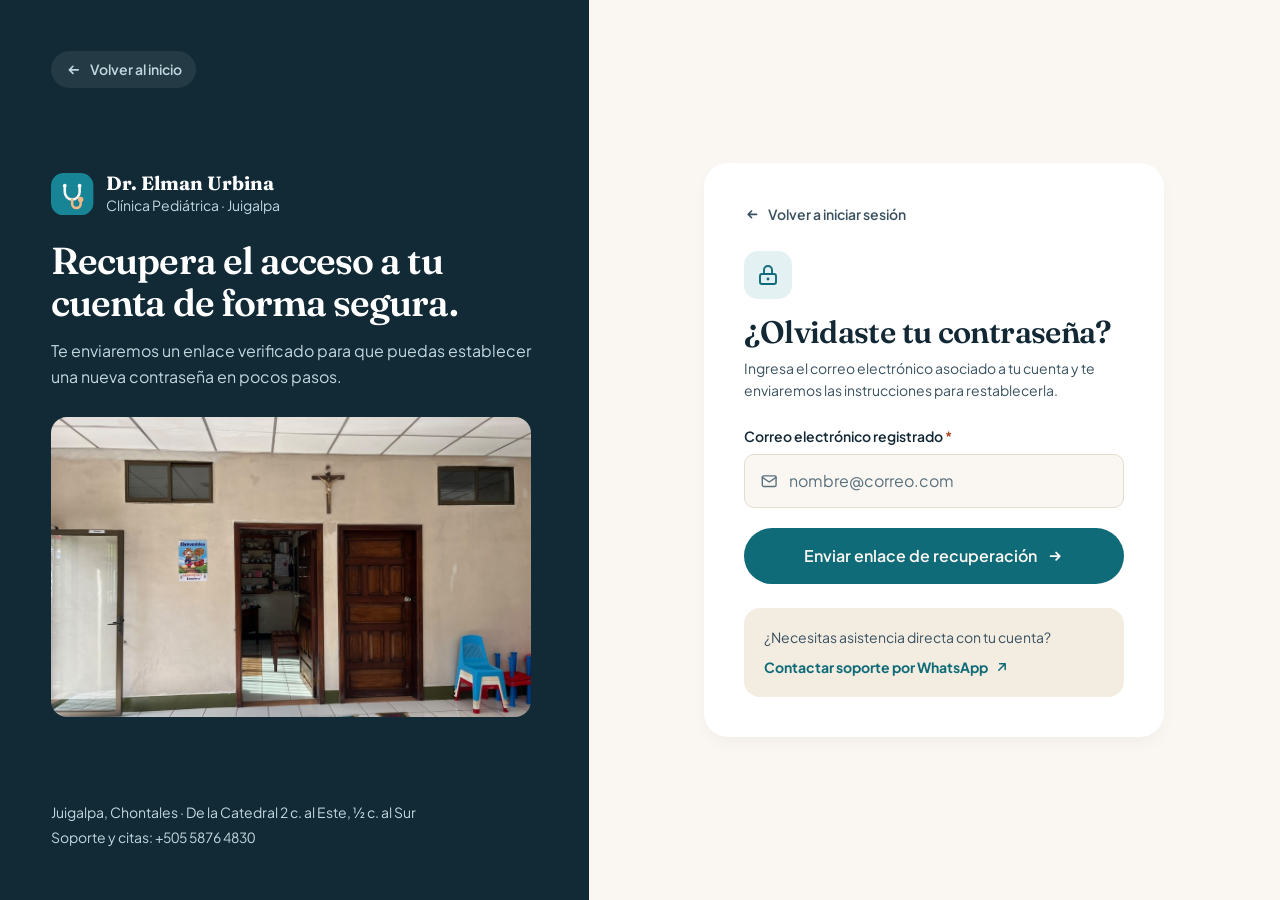
<file: recuperar.html>
<!DOCTYPE html>
<html lang="es">
<head>
  <meta charset="UTF-8" />
  <meta name="viewport" content="width=device-width, initial-scale=1.0" />
  <meta name="description" content="Recuperación de contraseña de la Clínica Pediátrica Dr. Elman Urbina en Juigalpa, Chontales." />
  <meta name="theme-color" content="#FAF7F2" />
  <title>Recuperar Contraseña | Clínica Pediátrica Dr. Elman Urbina</title>

  <link rel="preconnect" href="https://fonts.googleapis.com" />
  <link rel="preconnect" href="https://fonts.gstatic.com" crossorigin />
  <link href="https://fonts.googleapis.com/css2?family=Fraunces:opsz,wght@9..144,600;9..144,700&family=Plus+Jakarta+Sans:wght@400;500;600;700&display=swap" rel="stylesheet" />

  <link rel="stylesheet" href="css/recuperar.css" />

</head>
<body>
  <div class="recovery-layout">

    <aside class="recovery-showcase" aria-label="Información de respaldo de la clínica">
      <div class="recovery-showcase__top">
        <a href="index.html" class="back-home-link">
          <svg viewBox="0 0 20 20" aria-hidden="true">
            <path d="M15 10H5m0 0 4-4m-4 4 4 4" fill="none" stroke="currentColor" stroke-width="1.9" stroke-linecap="round" stroke-linejoin="round"/>
          </svg>
          <span>Volver al inicio</span>
        </a>
      </div>

      <div class="recovery-showcase__content">
        <a href="index.html" class="brand">
          <span class="brand__mark" aria-hidden="true">
            <svg viewBox="0 0 40 40" fill="none">
              <rect width="40" height="40" rx="12" fill="#178596" />
              <path d="M13 13v5a7 7 0 0 0 14 0v-5" stroke="#FAF7F2" stroke-width="2.4" stroke-linecap="round"/>
              <path d="M20 25v4a4 4 0 0 0 8 0v-2" stroke="#F4B886" stroke-width="2.4" stroke-linecap="round"/>
              <circle cx="28" cy="25" r="2.5" fill="#F4B886"/>
              <circle cx="13" cy="12" r="1.8" fill="#FAF7F2"/>
              <circle cx="27" cy="12" r="1.8" fill="#FAF7F2"/>
            </svg>
          </span>
          <span class="brand__text">
            <span class="brand__title">Dr. Elman Urbina</span>
            <span class="brand__subtitle">Clínica Pediátrica · Juigalpa</span>
          </span>
        </a>

        <h2 class="recovery-showcase__title">
          Recupera el acceso a tu cuenta de forma segura.
        </h2>
        <p class="recovery-showcase__desc">
          Te enviaremos un enlace verificado para que puedas establecer una nueva contraseña en pocos pasos.
        </p>

        <figure class="recovery-showcase__figure">
          <img
            src="assets/clinica-recepcion.jpg"
            alt="Instalaciones de la Clínica Pediátrica Dr. Elman Urbina en Juigalpa"
            class="recovery-showcase__img"
          />
        </figure>
      </div>

      <div class="recovery-showcase__footer tabular-nums">
        <p>Juigalpa, Chontales · De la Catedral 2 c. al Este, ½ c. al Sur</p>
        <p>Soporte y citas: +505 5876 4830</p>
      </div>
    </aside>

    <main class="recovery-main">
      <div class="recovery-card" id="recovery-card">
        <div class="recovery-nav">
          <a href="../login/login.html" class="back-login-link">
            <svg viewBox="0 0 20 20" aria-hidden="true">
              <path d="M15 10H5m0 0 4-4m-4 4 4 4" fill="none" stroke="currentColor" stroke-width="1.9" stroke-linecap="round" stroke-linejoin="round"/>
            </svg>
            <span>Volver a iniciar sesión</span>
          </a>
        </div>

        <div id="recovery-step-request">
          <header class="recovery-header">
            <div class="recovery-badge-icon" aria-hidden="true">
              <svg viewBox="0 0 24 24" fill="none">
                <rect x="4" y="11" width="16" height="10" rx="2" stroke="currentColor" stroke-width="1.9"/>
                <path d="M8 11V7a4 4 0 0 1 8 0v4" stroke="currentColor" stroke-width="1.9" stroke-linecap="round"/>
                <circle cx="12" cy="16" r="1.4" fill="currentColor"/>
              </svg>
            </div>
            <h1 class="recovery-title">¿Olvidaste tu contraseña?</h1>
            <p class="recovery-subtitle">
              Ingresa el correo electrónico asociado a tu cuenta y te enviaremos las instrucciones para restablecerla.
            </p>
          </header>

          <form id="recovery-form" class="recovery-form" novalidate>
            <div class="form-group">
              <label for="recovery-email" class="form-label">
                Correo electrónico registrado <span aria-hidden="true">*</span>
              </label>
              <div class="input-wrap">
                <span class="input-icon" aria-hidden="true">
                  <svg viewBox="0 0 24 24" fill="none">
                    <rect x="3" y="5" width="18" height="14" rx="2" stroke="currentColor" stroke-width="1.8"/>
                    <path d="m3 7 9 6 9-6" stroke="currentColor" stroke-width="1.8" stroke-linecap="round" stroke-linejoin="round"/>
                  </svg>
                </span>
                <input
                  type="email"
                  id="recovery-email"
                  name="email"
                  class="form-control"
                  placeholder="nombre@correo.com"
                  autocomplete="email"
                  required
                />
              </div>
              <span class="form-error" id="error-recovery-email" role="alert"></span>
            </div>

            <button type="submit" class="btn-submit" id="recovery-submit">
              <span>Enviar enlace de recuperación</span>
              <svg class="btn-submit__icon" viewBox="0 0 20 20" aria-hidden="true">
                <path d="M5 10h10m0 0-4-4m4 4-4 4" fill="none" stroke="currentColor" stroke-width="1.9" stroke-linecap="round" stroke-linejoin="round"/>
              </svg>
            </button>
          </form>

          <div class="support-box">
            <p class="support-box__text">
              ¿Necesitas asistencia directa con tu cuenta?
            </p>
            <a
              href="https://wa.me/50558764830?text=Hola%20Cl%C3%ADnica%20Pedi%C3%A1trica%20Dr.%20Elman%20Urbina%2C%20solicito%20ayuda%20para%20recuperar%20mi%20acceso."
              target="_blank"
              rel="noopener noreferrer"
              class="support-box__link"
            >
              <span>Contactar soporte por WhatsApp</span>
              <svg viewBox="0 0 20 20" aria-hidden="true">
                <path d="M6 14 14 6m0 0H7m7 0v7" fill="none" stroke="currentColor" stroke-width="1.9" stroke-linecap="round" stroke-linejoin="round"/>
              </svg>
            </a>
          </div>
        </div>

        <div id="recovery-step-sent" hidden>
          <div class="sent-state">
            <div class="sent-state__icon" aria-hidden="true">
              <svg viewBox="0 0 24 24" fill="none">
                <path d="M22 11.08V12a10 10 0 1 1-5.93-9.14" stroke="currentColor" stroke-width="2" stroke-linecap="round" stroke-linejoin="round"/>
                <path d="M22 4 12 14.01l-3-3" stroke="currentColor" stroke-width="2" stroke-linecap="round" stroke-linejoin="round"/>
              </svg>
            </div>
            <h2 class="recovery-title">Enlace enviado</h2>
            <p class="recovery-subtitle">
              Hemos enviado las instrucciones de recuperación a <strong id="sent-email-target">tu correo</strong>. Revisa tu bandeja de entrada o carpeta de spam.
            </p>

            <div class="sent-state__actions">
              <a href="login.html" class="btn-submit">
                <span>Regresar a Iniciar Sesión</span>
              </a>
              <button type="button" class="btn-secondary" id="resend-btn">
                <span>No recibí el correo, reenviar</span>
              </button>
            </div>

            <p class="form-status" id="resend-status" role="status" aria-live="polite"></p>
          </div>
        </div>
      </div>
    </main>
  </div>
  <script src="js/configuracion.js"></script>
  <script src="js/recuperar.js" defer></script>

</body>
</html>
</file>
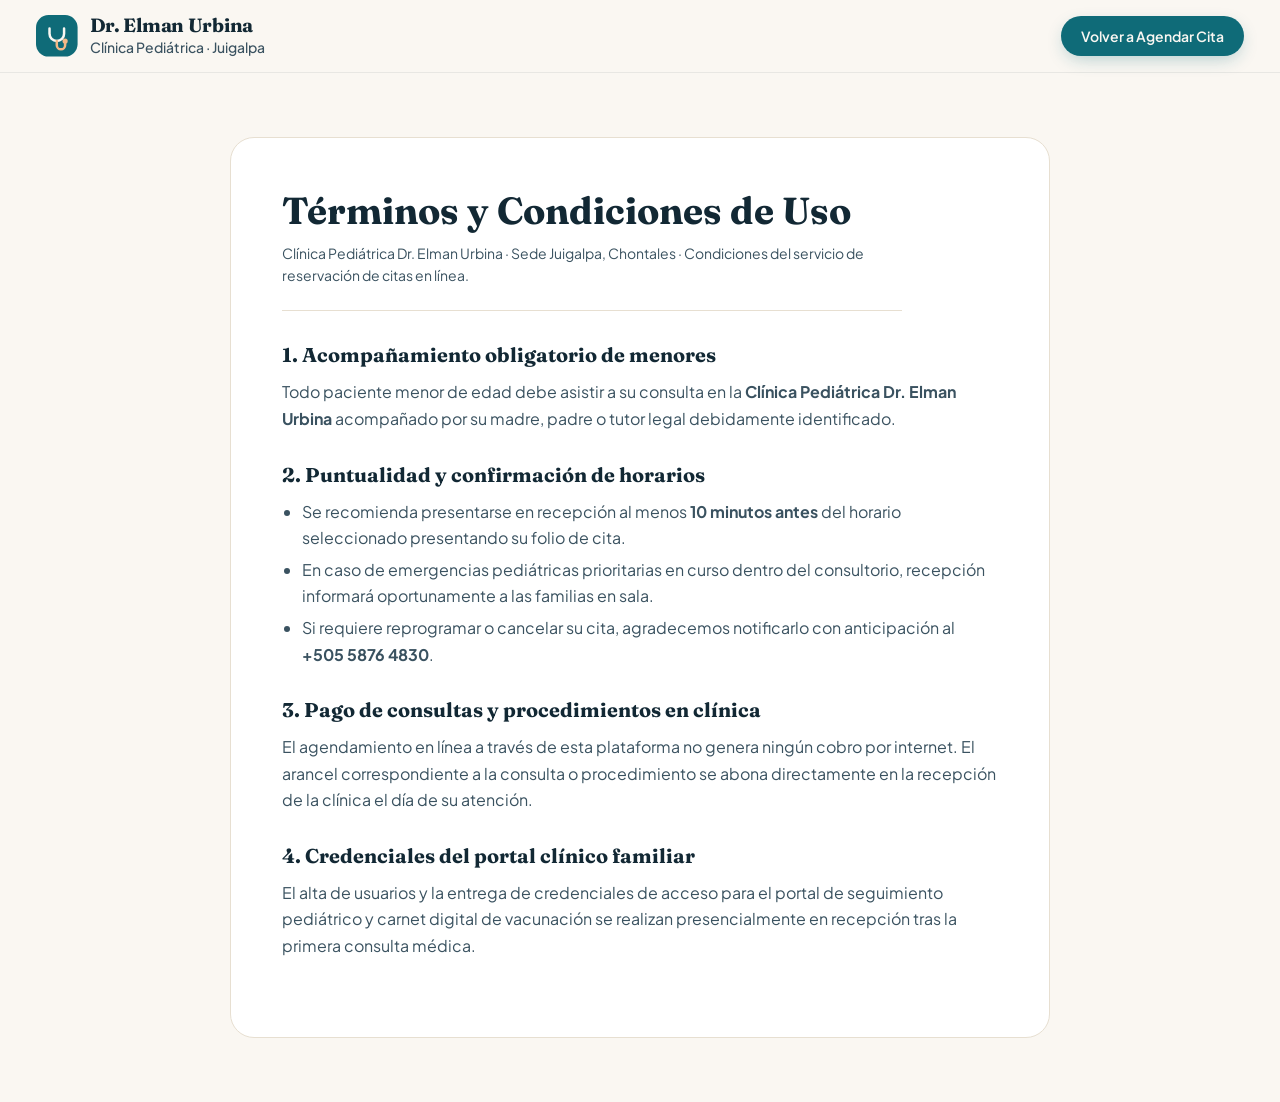
<file: terminos-y-condiciones.html>
<!DOCTYPE html>
<html lang="es">
<head>
  <meta charset="UTF-8" />
  <meta name="viewport" content="width=device-width, initial-scale=1.0" />
  <meta name="theme-color" content="#FAF7F2" />
  <title>Términos y Condiciones · Clínica Pediátrica Dr. Elman Urbina</title>
  <link rel="preconnect" href="https://fonts.googleapis.com" />
  <link rel="preconnect" href="https://fonts.gstatic.com" crossorigin />
  <link href="https://fonts.googleapis.com/css2?family=Fraunces:opsz,wght@9..144,600;9..144,700&family=Plus+Jakarta+Sans:wght@400;500;600;700&display=swap" rel="stylesheet" />
  <link rel="stylesheet" href="css/terminos-y-condiciones.css" />
</head>
<body>
  <header class="header">
    <div class="container header__inner">
      <a href="index.html" class="brand" aria-label="Volver al inicio · Clínica Pediátrica Dr. Elman Urbina">
        <span class="brand__mark" aria-hidden="true">
          <svg viewBox="0 0 40 40" fill="none">
            <rect width="40" height="40" rx="12" fill="#0F6B78" />
            <path d="M13 13v5a7 7 0 0 0 14 0v-5" stroke="#FAF7F2" stroke-width="2.4" stroke-linecap="round"/>
            <path d="M20 25v4a4 4 0 0 0 8 0v-2" stroke="#F4B886" stroke-width="2.4" stroke-linecap="round"/>
            <circle cx="28" cy="25" r="2.5" fill="#F4B886"/>
          </svg>
        </span>
        <span class="brand__text">
          <span class="brand__title">Dr. Elman Urbina</span>
          <span class="brand__subtitle">Clínica Pediátrica · Juigalpa</span>
        </span>
      </a>
      <a href="index.html#reservas" class="btn btn--primary btn--sm">Volver a Agendar Cita</a>
    </div>
  </header>

  <main class="legal-shell">
    <div class="container">
      <article class="legal-card">
        <h1>Términos y Condiciones de Uso</h1>
        <p class="legal-meta">
          Clínica Pediátrica Dr. Elman Urbina · Sede Juigalpa, Chontales · Condiciones del servicio de reservación de citas en línea.
        </p>

        <section class="legal-section">
          <h2>1. Acompañamiento obligatorio de menores</h2>
          <p>
            Todo paciente menor de edad debe asistir a su consulta en la <strong>Clínica Pediátrica Dr. Elman Urbina</strong> acompañado por su madre, padre o tutor legal debidamente identificado.
          </p>
        </section>

        <section class="legal-section">
          <h2>2. Puntualidad y confirmación de horarios</h2>
          <ul>
            <li>Se recomienda presentarse en recepción al menos <strong>10 minutos antes</strong> del horario seleccionado presentando su folio de cita.</li>
            <li>En caso de emergencias pediátricas prioritarias en curso dentro del consultorio, recepción informará oportunamente a las familias en sala.</li>
            <li>Si requiere reprogramar o cancelar su cita, agradecemos notificarlo con anticipación al <strong>+505 5876 4830</strong>.</li>
          </ul>
        </section>

        <section class="legal-section">
          <h2>3. Pago de consultas y procedimientos en clínica</h2>
          <p>
            El agendamiento en línea a través de esta plataforma no genera ningún cobro por internet. El arancel correspondiente a la consulta o procedimiento se abona directamente en la recepción de la clínica el día de su atención.
          </p>
        </section>

        <section class="legal-section">
          <h2>4. Credenciales del portal clínico familiar</h2>
          <p>
            El alta de usuarios y la entrega de credenciales de acceso para el portal de seguimiento pediátrico y carnet digital de vacunación se realizan presencialmente en recepción tras la primera consulta médica.
          </p>
        </section>
      </article>
    </div>
  </main>
</body>
</html>
</file>
<file: css/admin.css>
:root {

  --ground: #F3F6FA;
  --surface: #FFFFFF;
  --raised: #F8FAFC;
  --active: #E0F2FE;
  --border: #E2E8F0;
  --rule: #EDF2F7;
  --control: #CBD5E1;

  --sidebar-bg: #0F172A;
  --sidebar-raised: #1E293B;
  --sidebar-border: #1E293B;
  --sidebar-text: #F8FAFC;
  --sidebar-muted: #94A3B8;

  --text: #0F172A;
  --ink: #0F172A;
  --muted: #475569;
  --faint: #64748B;

  --pediatric-blue: #0369A1;
  --pediatric-blue-hover: #075985;
  --pediatric-blue-soft: #E0F2FE;
  --pediatric-blue-ink: #075985;

  --health-green: #047857;
  --health-green-hover: #065F46;
  --health-green-vivid: #0FA97C;
  --health-green-soft: #D1FAE5;
  --health-green-ink: #065F46;

  --coral-accent: #BE123C;
  --coral-hover: #9F1239;
  --coral-vivid: #F23D5C;
  --coral-soft: #FFE4E6;
  --coral-ink: #9F1239;

  --amber-warm: #B45309;
  --amber-vivid: #F49D0C;
  --amber-soft: #FEF3C7;
  --amber-ink: #92400E;

  --accent: #0369A1;
  --accent-hover: #075985;
  --primary: #0369A1;
  --primary-ink: #FFFFFF;

  --positive: #047857;
  --pill-positive-bg: #D1FAE5;
  --pill-positive-ink: #065F46;

  --warning: #B45309;
  --pill-warning-bg: #FEF3C7;
  --pill-warning-ink: #92400E;

  --negative: #BE123C;
  --pill-negative-bg: #FFE4E6;
  --pill-negative-ink: #9F1239;

  --pill-neutral-bg: #E2E8F0;
  --pill-neutral-ink: #1E293B;

  --pill-info-bg: #E0F2FE;
  --pill-info-ink: #075985;

  --chart-1: #0369A1;
  --chart-2: #0FA97C;
  --chart-3: #F23D5C;
  --grid: #E2E8F0;
  --axis-ink: #475569;

  --font: -apple-system, BlinkMacSystemFont, "Segoe UI", Roboto, "Helvetica Neue", Arial, sans-serif;
  --fs-title: 24px;
  --fs-kpi: 26px;
  --fs-lg: 18px;
  --fs-section: 16px;
  --fs-body: 14px;
  --fs-small: 13px;

  --sidebar-width: 260px;
  --pad: 28px;
  --gap: 22px;
  --card-pad: 22px;
  --radius-card: 10px;
  --radius-control: 6px;
  --radius-pill: 999px;
  --control-height: 36px;
  --input-height: 40px;
  --row-height: 56px;
  --nav-row: 40px;

  --card-shadow: 0 6px 14px -3px rgba(15, 23, 42, 0.05), 0 2px 5px -2px rgba(15, 23, 42, 0.03);

  --ease-out: cubic-bezier(0.23, 1, 0.32, 1);
  --ease-in-out: cubic-bezier(0.77, 0, 0.175, 1);
  --ease-drawer: cubic-bezier(0.32, 0.72, 0, 1);
  --t-press: 120ms;
  --t-hover: 150ms;
  --t-ui: 200ms;
}

*,
*::before,
*::after {
  box-sizing: border-box;
  margin: 0;
  padding: 0;
}

html {
  -webkit-text-size-adjust: 100%;
  text-size-adjust: 100%;
  color-scheme: light;
}

body {
  background-color: var(--ground);
  color: var(--text);
  font-family: var(--font);
  font-size: var(--fs-body);
  line-height: 22px;
  caret-color: var(--pediatric-blue);
  -webkit-font-smoothing: antialiased;
  overflow-x: hidden;
}

::selection {
  background-color: var(--pediatric-blue);
  color: #FFFFFF;
}

::-webkit-scrollbar {
  width: 8px;
  height: 8px;
}

::-webkit-scrollbar-track {
  background: var(--ground);
}

::-webkit-scrollbar-thumb {
  background: #94A3B8;
  border-radius: var(--radius-pill);
}

:focus-visible {
  outline: 2px solid var(--pediatric-blue);
  outline-offset: 2px;
  border-radius: 4px;
}

h1,
h2,
h3,
h4,
p,
figure,
ul,
ol,
dl,
dd {
  margin: 0;
}

ul,
ol {
  list-style: none;
}

img,
svg {
  display: block;
  max-width: 100%;
}

button,
input,
select,
textarea {
  font: inherit;
  color: inherit;
}

a {
  color: inherit;
  text-decoration: none;
  text-underline-offset: 3px;
}

.num,
table,
.kpi-value,
.pill,
input[type="number"],
input[type="time"],
input[type="date"] {
  font-variant-numeric: tabular-nums;
}

.app-shell {
  display: grid;
  grid-template-columns: var(--sidebar-width) minmax(0, 1fr);
  min-height: 100svh;
}

.mobile-topbar {
  display: none;
  align-items: center;
  justify-content: space-between;
  gap: 12px;
  height: 54px;
  padding: 0 16px;
  background-color: var(--sidebar-bg);
  color: var(--sidebar-text);
  border-bottom: 1px solid var(--sidebar-border);
  position: sticky;
  top: 0;
  z-index: 30;
}

.mobile-topbar__brand {
  display: flex;
  align-items: center;
  gap: 10px;
  font-size: var(--fs-body);
  font-weight: 600;
  color: var(--sidebar-text);
}

.sidebar {
  position: sticky;
  top: 0;
  height: 100svh;
  display: flex;
  flex-direction: column;
  gap: 8px;
  padding: 22px 16px;
  background-color: var(--sidebar-bg);
  color: var(--sidebar-text);
  border-right: 1px solid var(--sidebar-border);
  overflow-y: auto;
  z-index: 40;
}

.sidebar__header {
  display: flex;
  align-items: center;
  justify-content: space-between;
  gap: 10px;
  padding: 0 6px 18px;
  border-bottom: 1px solid var(--sidebar-raised);
}

.brand-mark {
  display: flex;
  align-items: center;
  gap: 12px;
  min-width: 0;
}

.brand-mark__svg {
  width: 36px;
  height: 36px;
  flex: none;
}

.brand-mark__text {
  display: grid;
  min-width: 0;
}

.brand-mark__name {
  font-size: var(--fs-body);
  font-weight: 600;
  color: #FFFFFF;
  white-space: nowrap;
  overflow: hidden;
  text-overflow: ellipsis;
}

.brand-mark__sub {
  font-size: var(--fs-small);
  color: #7DD3FC;
  font-weight: 500;
  white-space: nowrap;
  overflow: hidden;
  text-overflow: ellipsis;
}

body[data-page="doctor"] .brand-mark__sub { color: #6EE7B7; }

body[data-page="tutor"] .brand-mark__sub { color: #FDA4AF; }

body[data-page="admin"] .brand-mark__sub { color: #FDE68A; }

.sidebar__close-btn {
  display: none !important;
}

.nav-group {
  display: grid;
  gap: 6px;
  margin-top: 12px;
}

.nav-group__label {
  padding: 0 10px 6px;
  font-size: var(--fs-small);
  color: var(--sidebar-muted);
  font-weight: 500;
}

.nav-item {
  display: flex;
  align-items: center;
  justify-content: space-between;
  gap: 10px;
  height: var(--nav-row);
  padding: 0 12px;
  border: 1px solid transparent;
  border-radius: var(--radius-control);
  background: transparent;
  color: #CBD5E1;
  font-size: var(--fs-body);
  font-weight: 500;
  text-align: left;
  cursor: pointer;
  width: 100%;
  transition: background-color var(--t-hover) ease, color var(--t-hover) ease, transform var(--t-press) var(--ease-out);
}

.nav-item__left {
  display: flex;
  align-items: center;
  gap: 10px;
  min-width: 0;
}

.nav-item svg {
  width: 17px;
  height: 17px;
  flex: none;
  stroke-width: 1.8;
  color: var(--sidebar-muted);
}

@media (hover: hover) and (pointer: fine) {
  .nav-item:hover {
      background-color: var(--sidebar-raised);
      color: #FFFFFF;
    }
}

.nav-item:active {
  transform: scale(0.98);
}

.nav-item[aria-current="page"] {
  background-color: var(--sidebar-raised);
  border-color: #334155;
  color: #FFFFFF;
  font-weight: 600;
}

.nav-item[aria-current="page"] svg {
  color: #7DD3FC;
}

body[data-page="doctor"] .nav-item[aria-current="page"] svg { color: #6EE7B7; }

body[data-page="tutor"] .nav-item[aria-current="page"] svg { color: #FDA4AF; }

.nav-badge {
  display: inline-flex;
  align-items: center;
  justify-content: center;
  min-height: 22px;
  padding: 2px 8px;
  border-radius: var(--radius-pill);
  font-size: var(--fs-small);
  font-weight: 600;
  background-color: #1E293B;
  color: #E2E8F0;
}

.nav-item[aria-current="page"] .nav-badge {
  background-color: var(--pediatric-blue);
  color: #FFFFFF;
}

body[data-page="doctor"] .nav-item[aria-current="page"] .nav-badge {
  background-color: var(--health-green);
}

body[data-page="tutor"] .nav-item[aria-current="page"] .nav-badge {
  background-color: var(--coral-accent);
}

.sidebar__footer {
  margin-top: auto;
  padding-top: 16px;
  border-top: 1px solid var(--sidebar-raised);
  display: grid;
  gap: 12px;
}

.user-card {
  display: flex;
  align-items: center;
  gap: 10px;
  padding: 8px 10px;
  background-color: var(--sidebar-raised);
  border-radius: var(--radius-control);
}

.avatar {
  width: 36px;
  height: 36px;
  border-radius: var(--radius-pill);
  display: inline-flex;
  align-items: center;
  justify-content: center;
  font-size: var(--fs-small);
  font-weight: 700;
  flex: none;
  background-color: var(--pediatric-blue-soft);
  color: var(--pediatric-blue-ink);
}

.avatar--amber {
  background-color: var(--amber-soft);
  color: var(--amber-ink);
}

.user-card__info {
  min-width: 0;
  flex: 1;
}

.user-card__name {
  font-size: var(--fs-body);
  font-weight: 600;
  color: #FFFFFF;
  white-space: nowrap;
  overflow: hidden;
  text-overflow: ellipsis;
}

.user-card__role {
  font-size: var(--fs-small);
  color: var(--sidebar-muted);
  white-space: nowrap;
  overflow: hidden;
  text-overflow: ellipsis;
}

.sidebar__links {
  display: flex;
  align-items: center;
  justify-content: space-between;
  padding: 0 8px;
  font-size: var(--fs-small);
  color: var(--sidebar-muted);
}

.sidebar__links a:hover {
  color: #FFFFFF;
  text-decoration: underline;
}

.canvas {
  min-width: 0;
  padding: var(--pad);
  max-width: 1320px;
  width: 100%;
  margin-inline: auto;
}

.title-row {
  display: flex;
  align-items: flex-end;
  justify-content: space-between;
  gap: 20px;
  margin-bottom: 22px;
  padding-bottom: 18px;
  border-bottom: 1px solid var(--border);
  flex-wrap: wrap;
}

.title-row__left {
  display: grid;
  gap: 6px;
  min-width: 0;
}

.title-row h1 {
  font-size: var(--fs-title);
  line-height: 30px;
  font-weight: 700;
  letter-spacing: -0.015em;
  color: var(--text);
}

.title-row__sub {
  font-size: var(--fs-body);
  color: var(--muted);
  max-width: 72ch;
}

.title-row__actions {
  display: flex;
  align-items: center;
  gap: 10px;
  flex-wrap: wrap;
}

.kpis {
  display: grid;
  grid-template-columns: repeat(4, minmax(0, 1fr));
  background-color: var(--surface);
  border: 1px solid var(--border);
  border-radius: var(--radius-card);
  box-shadow: var(--card-shadow);
  margin-bottom: var(--gap);
}

.kpi {
  padding: 20px var(--card-pad);
  min-width: 0;
}

.kpi + .kpi {
  border-left: 1px solid var(--border);
}

.kpi-label {
  display: flex;
  align-items: center;
  gap: 8px;
  font-size: var(--fs-body);
  color: var(--muted);
  font-weight: 600;
}

.kpi-label svg {
  width: 18px;
  height: 18px;
  flex: none;
}

.kpi-value {
  margin-top: 8px;
  font-size: var(--fs-kpi);
  line-height: 30px;
  font-weight: 700;
  color: var(--text);
}

.kpi-value small {
  font-size: var(--fs-body);
  font-weight: 500;
  color: var(--muted);
  margin-left: 4px;
}

.kpi-delta {
  margin-top: 6px;
  font-size: var(--fs-small);
  color: var(--muted);
}

.kpi-delta .pos { color: var(--positive); font-weight: 600; }

.grid-12 {
  display: grid;
  grid-template-columns: repeat(12, minmax(0, 1fr));
  gap: var(--gap);
  margin-bottom: var(--gap);
  align-items: start;
}

.col-12 { grid-column: span 12; }

.col-7 { grid-column: span 7; }

.col-6 { grid-column: span 6; }

.col-5 { grid-column: span 5; }

.panel {
  background-color: var(--surface);
  border: 1px solid var(--border);
  border-radius: var(--radius-card);
  box-shadow: var(--card-shadow);
  padding: var(--card-pad);
  min-width: 0;
  display: flex;
  flex-direction: column;
}

.panel__head {
  display: flex;
  align-items: flex-start;
  justify-content: space-between;
  gap: 16px;
  margin-bottom: 18px;
  padding-bottom: 14px;
  border-bottom: 1px solid var(--rule);
  flex-wrap: wrap;
}

.panel__title-group {
  display: grid;
  gap: 4px;
}

.panel__title {
  font-size: var(--fs-section);
  line-height: 22px;
  font-weight: 700;
  color: var(--text);
}

.panel__meta {
  font-size: var(--fs-small);
  color: var(--muted);
}

.triage-badge--verde {
  background-color: var(--pill-positive-bg);
  color: var(--pill-positive-ink);
}

.triage-badge--amarillo {
  background-color: var(--pill-warning-bg);
  color: var(--pill-warning-ink);
}

.triage-badge--rojo {
  background-color: var(--pill-negative-bg);
  color: var(--pill-negative-ink);
}

.pill {
  display: inline-flex;
  align-items: center;
  gap: 6px;
  width: fit-content;
  min-height: 26px;
  padding: 4px 11px;
  border-radius: var(--radius-pill);
  font-size: var(--fs-small);
  line-height: 18px;
  font-weight: 600;
  background-color: var(--pill-neutral-bg);
  color: var(--pill-neutral-ink);
  white-space: nowrap;
}

.pill--pos { background-color: var(--pill-positive-bg); color: var(--pill-positive-ink); }

.pill--warn { background-color: var(--pill-warning-bg); color: var(--pill-warning-ink); }

.pill--info { background-color: var(--pill-info-bg); color: var(--pill-info-ink); }

.agenda-card--rojo { background-color: #FFF5F6; border-color: #FECDD3; }

.agenda-card--amarillo { background-color: #FFFBEB; border-color: #FDE68A; }

.agenda-card--verde { background-color: #F8FAFC; border-color: var(--border); }

.child-avatar {
  width: 46px;
  height: 46px;
  flex: none;
}

.triage-list {
  display: grid;
  gap: 12px;
}

.triage-item {
  display: flex;
  align-items: flex-start;
  justify-content: space-between;
  gap: 14px;
  padding: 16px;
  background-color: var(--raised);
  border: 1px solid var(--border);
  border-radius: var(--radius-card);
}

.triage-item--rojo { background-color: #FFF5F6; border-color: #FECDD3; }

.triage-item--amarillo { background-color: #FFFBEB; border-color: #FDE68A; }

.triage-item--verde { background-color: #F4FBF8; border-color: #A7F3D0; }

.triage-item__info {
  display: grid;
  gap: 5px;
  min-width: 0;
  flex: 1;
}

.triage-item__name {
  font-size: var(--fs-body);
  font-weight: 700;
  color: var(--text);
}

.triage-item__reason {
  font-size: var(--fs-small);
  color: var(--muted);
}

.z-track {
  position: relative;
  height: 9px;
  border-radius: var(--radius-pill);
  background-color: #CBD5E1;
  overflow: hidden;
  margin-top: 6px;
}

.z-track__fill {
  height: 100%;
  border-radius: var(--radius-pill);
  background-color: var(--health-green-vivid);
  transition: width var(--t-ui) var(--ease-out);
}

.z-track__fill--warn { background-color: var(--amber-vivid); }

.z-track__fill--neg { background-color: var(--coral-vivid); }

.btn {
  display: inline-flex;
  align-items: center;
  justify-content: center;
  gap: 8px;
  height: var(--control-height);
  padding: 0 14px;
  border-radius: var(--radius-control);
  border: 1px solid var(--control);
  background-color: var(--surface);
  color: var(--text);
  font-size: var(--fs-body);
  font-weight: 600;
  white-space: nowrap;
  cursor: pointer;
  transition: background-color var(--t-hover) ease, border-color var(--t-hover) ease, color var(--t-hover) ease, transform var(--t-press) var(--ease-out);
}

.btn svg {
  width: 16px;
  height: 16px;
  flex: none;
  stroke-width: 1.8;
}

@media (hover: hover) and (pointer: fine) {
  .btn:hover {
      background-color: var(--raised);
      border-color: #94A3B8;
    }
}

.btn:active {
  transform: scale(0.97);
}

.btn--primary {
  background-color: var(--pediatric-blue);
  color: #FFFFFF;
  border-color: var(--pediatric-blue);
}

@media (hover: hover) and (pointer: fine) {
  .btn--primary:hover {
      background-color: var(--pediatric-blue-hover);
      border-color: var(--pediatric-blue-hover);
    }
}

.btn--green {
  background-color: var(--health-green);
  color: #FFFFFF;
  border-color: var(--health-green);
}

@media (hover: hover) and (pointer: fine) {
  .btn--green:hover {
      background-color: var(--health-green-hover);
      border-color: var(--health-green-hover);
    }
}

.btn--danger {
  background-color: var(--coral-soft);
  color: var(--coral-ink);
  border-color: #FECDD3;
}

@media (hover: hover) and (pointer: fine) {
  .btn--danger:hover {
      background-color: var(--coral-accent);
      color: #FFFFFF;
      border-color: var(--coral-accent);
    }
}

.btn--secondary {
  background-color: var(--raised);
  color: var(--text);
  border-color: var(--control);
}

@media (hover: hover) and (pointer: fine) {
  .btn--secondary:hover {
      background-color: #E2E8F0;
      border-color: #94A3B8;
    }
}

.btn--amber {
  background-color: var(--amber-soft);
  color: var(--amber-ink);
  border-color: #FDE68A;
}

@media (hover: hover) and (pointer: fine) {
  .btn--amber:hover {
      background-color: var(--amber-warm);
      color: #FFFFFF;
      border-color: var(--amber-warm);
    }
}

.btn--ghost {
  border-color: transparent;
  background-color: transparent;
  color: var(--pediatric-blue);
  padding: 0 10px;
}

@media (hover: hover) and (pointer: fine) {
  .btn--ghost:hover {
      background-color: var(--pediatric-blue-soft);
      color: var(--pediatric-blue-ink);
    }
}

.btn--sm {
  height: 32px;
  padding: 0 12px;
  font-size: var(--fs-small);
}

.form-grid {
  display: grid;
  grid-template-columns: repeat(12, minmax(0, 1fr));
  gap: 16px;
}

.field {
  display: grid;
  gap: 6px;
  min-width: 0;
}

.field__label {
  font-size: var(--fs-body);
  font-weight: 600;
  color: var(--text);
}

.input,
.select {
  width: 100%;
  height: var(--input-height);
  padding: 0 12px;
  border: 1px solid var(--control);
  border-radius: var(--radius-control);
  background-color: var(--surface);
  color: var(--text);
  font-size: var(--fs-body);
  transition: border-color var(--t-hover) ease;
}

.input::placeholder {
  color: var(--faint);
}

.input:focus,
.select:focus {
  border-color: var(--pediatric-blue);
  outline: none;
}

.table-wrap {
  overflow-x: auto;
  min-width: 0;
}

table {
  width: 100%;
  border-collapse: collapse;
}

th {
  height: 42px;
  padding: 0 12px;
  text-align: left;
  font-weight: 600;
  font-size: var(--fs-small);
  color: var(--muted);
  background-color: var(--raised);
  border-bottom: 1px solid var(--border);
  white-space: nowrap;
}

td {
  padding: 14px 12px;
  border-bottom: 1px solid var(--rule);
  vertical-align: middle;
  font-size: var(--fs-body);
  color: var(--text);
}

tbody tr:last-child td {
  border-bottom: 0;
}

th.n,
td.n {
  text-align: right;
}

td .cell-sub {
  display: block;
  font-size: var(--fs-small);
  color: var(--muted);
  margin-top: 2px;
}

.chart-box {
  position: relative;
  width: 100%;
  min-height: 195px;
}

.modal-backdrop {
  position: fixed;
  inset: 0;
  background-color: rgba(15, 23, 42, 0.55);
  display: none;
  place-items: center;
  padding: 20px;
  z-index: 80;
  opacity: 0;
  visibility: hidden;
  pointer-events: none;
  transition: opacity var(--t-ui) var(--ease-out);
}

.modal-backdrop.is-open {
  display: grid;
  opacity: 1;
  visibility: visible;
  pointer-events: auto;
}

.modal-dialog {
  width: 100%;
  max-width: 620px;
  background-color: var(--surface);
  border: 1px solid var(--border);
  border-radius: var(--radius-card);
  padding: 24px;
  transform: scale(0.96);
  transition: transform var(--t-ui) var(--ease-out);
  max-height: 90svh;
  overflow-y: auto;
}

.modal-backdrop.is-open .modal-dialog {
  transform: scale(1);
}

.modal-dialog__head {
  display: flex;
  align-items: center;
  justify-content: space-between;
  gap: 12px;
  margin-bottom: 18px;
  padding-bottom: 12px;
  border-bottom: 1px solid var(--border);
}

.modal-dialog__title {
  font-size: var(--fs-lg);
  font-weight: 700;
}

.modal-dialog__foot {
  display: flex;
  align-items: center;
  justify-content: flex-end;
  gap: 10px;
  margin-top: 20px;
  padding-top: 14px;
  border-top: 1px solid var(--border);
}

.toast-region {
  position: fixed;
  bottom: 24px;
  right: 24px;
  z-index: 90;
  display: grid;
  gap: 8px;
  pointer-events: none;
}

.toast-region:empty {
  display: none;
}

.toast {
  pointer-events: auto;
  padding: 12px 18px;
  background-color: var(--sidebar-bg);
  color: #FFFFFF;
  border: 1px solid #334155;
  border-radius: var(--radius-control);
  font-size: var(--fs-body);
  font-weight: 500;
  transform: translateY(16px);
  opacity: 0;
  transition: transform 220ms var(--ease-out), opacity 220ms var(--ease-out);
}

.toast.is-visible {
  transform: translateY(0);
  opacity: 1;
}

.is-hidden {
  display: none !important;
}

@media (max-width: 1080px) {
  .col-7,
  .col-6,
  .col-5 {
      grid-column: span 12;
    }

  .kpis {
      grid-template-columns: repeat(2, minmax(0, 1fr));
    }

  .kpi:nth-child(3) {
      border-left: 0;
    }

  .kpi:nth-child(n + 3) {
      border-top: 1px solid var(--border);
    }
}

@media (max-width: 640px) {
  .modal-backdrop {
      padding: 12px;
    }

  .modal-dialog {
      padding: 20px 16px;
    }

  .toast-region {
      left: 16px;
      right: 16px;
      bottom: 16px;
    }
}

@media (max-width: 860px) {
  .app-shell {
      grid-template-columns: minmax(0, 1fr);
    }

  .mobile-topbar {
      display: flex;
    }

  .sidebar {
      position: fixed;
      inset: 0;
      width: 100%;
      height: 100svh;
      background-color: var(--sidebar-bg);
      transform: translateX(-100%);
      transition: transform var(--t-ui) var(--ease-drawer);
      border-right: 0;
    }

  .sidebar.is-open {
      transform: translateX(0);
    }

  .sidebar__close-btn {
      display: inline-flex !important;
    }

  .canvas {
      padding: 20px 16px;
    }

  .title-row h1 {
      font-size: 22px;
    }

  .form-grid > * {
      grid-template-columns: minmax(0, 1fr);
      grid-column: span 12 !important;
    }
}

@media (prefers-reduced-motion: reduce) {
  *,
  *::before,
  *::after {
      transition-duration: 0.01ms !important;
      animation-duration: 0.01ms !important;
    }
}
</file>
<file: css/aviso-de-privacidad.css>
:root {

  --bg-ground: #FAF7F2;
  --bg-surface: #FFFFFF;
  --bg-subtle: #F2ECE1;
  --bg-muted: #E7DFD1;
  --bg-deep: #112A36;

  --ink-primary: #122834;
  --ink-secondary: #3A5260;
  --ink-muted: #5A717E;
  --ink-on-dark: #FAF7F2;
  --ink-on-dark-muted: #C2D6DE;

  --brand-primary: #0F6B78;
  --brand-primary-hover: #0B5560;
  --brand-primary-soft: #E3F1F3;
  --brand-warm: #A84419;
  --brand-warm-soft: #FBECE3;
  --brand-whatsapp: #147A3E;
  --brand-whatsapp-hover: #0F6131;
  --status-urgent: #B93829;
  --status-urgent-soft: #FDECE9;

  --font-display: 'Fraunces', Georgia, serif;
  --font-sans: 'Plus Jakarta Sans', -apple-system, BlinkMacSystemFont, 'Segoe UI', Roboto, sans-serif;

  --text-xs: 0.875rem;
  --text-sm: 1rem;
  --text-base: 1rem;
  --text-lg: clamp(1.125rem, 1.05rem + 0.3vw, 1.25rem);
  --text-xl: clamp(1.25rem, 1.15rem + 0.45vw, 1.5rem);
  --text-2xl: clamp(1.65rem, 1.35rem + 1.2vw, 2.35rem);
  --text-hero: clamp(2rem, 1.4rem + 3vw, 3.85rem);

  --container-max: 1320px;
  --container-pad: clamp(1.125rem, 3.5vw, 2.25rem);
  --section-space: clamp(4.25rem, 8vw, 7rem);

  --radius-sm: 10px;
  --radius-md: 16px;
  --radius-lg: 24px;
  --radius-pill: 9999px;

  --shadow-Rest: 0 10px 28px -10px rgba(18, 40, 52, 0.08), 0 2px 6px -1px rgba(18, 40, 52, 0.04);
  --shadow-Elevated: 0 20px 42px -12px rgba(18, 40, 52, 0.14), 0 4px 12px -2px rgba(18, 40, 52, 0.06);
  --shadow-Float: 0 16px 34px -6px rgba(15, 107, 120, 0.24);

  --ease-out: cubic-bezier(0.23, 1, 0.32, 1);
  --ease-in-out: cubic-bezier(0.77, 0, 0.175, 1);
  --ease-drawer: cubic-bezier(0.32, 0.72, 0, 1);
}

*,
*::before,
*::after {
  box-sizing: border-box;
  margin: 0;
  padding: 0;
}

html {
  scroll-behavior: smooth;
  scroll-padding-top: 5.5rem;
  -webkit-text-size-adjust: 100%;
  color-scheme: light;
}

body {
  font-family: var(--font-sans);
  font-size: var(--text-base);
  line-height: 1.6;
  color: var(--ink-primary);
  background-color: var(--bg-ground);
  caret-color: var(--brand-primary);
  overflow-x: hidden;
  -webkit-font-smoothing: antialiased;
}

::selection {
  background-color: var(--brand-primary);
  color: var(--ink-on-dark);
}

::-webkit-scrollbar {
  width: 10px;
}

::-webkit-scrollbar-track {
  background: var(--bg-subtle);
}

::-webkit-scrollbar-thumb {
  background: #B8C7CE;
  border-radius: var(--radius-pill);
  border: 2px solid var(--bg-subtle);
}

::-webkit-scrollbar-thumb:hover {
  background: var(--brand-primary);
}

:focus-visible {
  outline: 2.5px solid var(--brand-primary);
  outline-offset: 3px;
}

p {
  max-width: 62ch;
}

img,
svg {
  display: block;
  max-width: 100%;
}

a {
  color: inherit;
  text-decoration: none;
  text-underline-offset: 0.22em;
}

ul {
  list-style: none;
}

button,
input,
select,
textarea {
  font: inherit;
  color: inherit;
}

.container {
  width: 100%;
  max-width: var(--container-max);
  margin-inline: auto;
  padding-inline: var(--container-pad);
}

.section {
  padding-block: var(--section-space);
}

.btn {
  display: inline-flex;
  align-items: center;
  justify-content: center;
  gap: 0.6rem;
  font-weight: 600;
  font-size: var(--text-sm);
  line-height: 1.2;
  padding: 0.875rem 1.45rem;
  border-radius: var(--radius-pill);
  border: 1.5px solid transparent;
  cursor: pointer;
  user-select: none;
  -webkit-tap-highlight-color: transparent;
  transition:
    transform 150ms var(--ease-out),
    background-color 180ms ease,
    border-color 180ms ease,
    color 180ms ease,
    box-shadow 200ms var(--ease-out);
}

.btn:active {
  transform: scale(0.97);
}

.btn--sm {
  padding: 0.68rem 1.2rem;
  font-size: var(--text-xs);
}

.btn--primary {
  background-color: var(--brand-primary);
  color: var(--ink-on-dark);
  box-shadow: 0 6px 18px -4px rgba(15, 107, 120, 0.32);
}

@media (hover: hover) and (pointer: fine) {
  .btn--primary:hover {
      background-color: var(--brand-primary-hover);
      box-shadow: 0 10px 24px -4px rgba(15, 107, 120, 0.42);
    }
}

.header {
  position: sticky;
  top: 0;
  z-index: 100;
  background-color: rgba(250, 247, 242, 0.94);
  backdrop-filter: blur(10px);
  -webkit-backdrop-filter: blur(10px);
  border-bottom: 1px solid rgba(18, 40, 52, 0.08);
  transition: box-shadow 200ms var(--ease-out), background-color 200ms ease;
}

.header__inner {
  display: flex;
  align-items: center;
  justify-content: space-between;
  min-height: 4.5rem;
  gap: 1rem;
}

.brand {
  display: inline-flex;
  align-items: center;
  gap: 0.75rem;
  transition: transform 150ms var(--ease-out);
}

.brand:active {
  transform: scale(0.98);
}

.brand__mark {
  width: 2.6rem;
  height: 2.6rem;
  flex-shrink: 0;
}

.brand__text {
  display: flex;
  flex-direction: column;
}

.brand__title {
  font-family: var(--font-display);
  font-weight: 700;
  font-size: clamp(1.05rem, 1rem + 0.25vw, 1.22rem);
  line-height: 1.15;
  color: var(--ink-primary);
  letter-spacing: -0.015em;
}

.brand__subtitle {
  font-size: var(--text-xs);
  font-weight: 500;
  color: var(--ink-secondary);
}

@keyframes whatsappPulse {
  0% {
    transform: scale(1);
    opacity: 0.75;
  }
  75% {
    transform: scale(1.48);
    opacity: 0;
  }
  100% {
    transform: scale(1.48);
    opacity: 0;
  }
}

@media (prefers-reduced-motion: reduce) {
  html {
      scroll-behavior: auto;
    }
}

.legal-shell {
  padding-block: clamp(2.5rem, 5vw, 4.5rem);
}
.legal-card {
  max-width: 820px;
  margin-inline: auto;
  background-color: var(--bg-surface);
  border: 1px solid var(--bg-muted);
  border-radius: var(--radius-lg);
  padding: clamp(1.75rem, 4vw, 3.25rem);
}
.legal-card h1 {
  font-family: var(--font-display);
  font-size: clamp(1.75rem, 3vw, 2.35rem);
  color: var(--ink-primary);
  line-height: 1.18;
  margin-bottom: 0.5rem;
}
.legal-meta {
  font-size: var(--text-xs);
  color: var(--ink-secondary);
  padding-bottom: 1.5rem;
  margin-bottom: 1.75rem;
  border-bottom: 1px solid var(--bg-muted);
}
.legal-section {
  margin-bottom: 1.65rem;
}
.legal-section h2 {
  font-family: var(--font-display);
  font-size: var(--text-lg);
  color: var(--ink-primary);
  margin-bottom: 0.5rem;
}
.legal-section p,
.legal-section li {
  font-size: var(--text-sm);
  color: var(--ink-secondary);
  line-height: 1.65;
}
.legal-section ul {
  padding-left: 1.25rem;
  list-style: disc;
  margin-top: 0.5rem;
  display: grid;
  gap: 0.35rem;
}
</file>
<file: css/crearcuenta.css>
:root {

  --bg-ground: #FAF7F2;
  --bg-surface: #FFFFFF;
  --bg-subtle: #F2ECE1;
  --bg-muted: #E4DCCE;
  --bg-deep: #112A36;

  --ink-primary: #122834;
  --ink-secondary: #3A5260;
  --ink-muted: #5A717E;
  --ink-on-dark: #FAF7F2;
  --ink-on-dark-muted: #C2D6DE;

  --brand-primary: #0F6B78;
  --brand-primary-hover: #0B5560;
  --brand-warm: #A84419;
  --status-error: #B93829;
  --status-error-soft: #FDECE9;

  --font-display: 'Fraunces', Georgia, serif;
  --font-sans: 'Plus Jakarta Sans', -apple-system, BlinkMacSystemFont, 'Segoe UI', Roboto, sans-serif;

  --text-xs: 0.875rem;
  --text-sm: 1rem;
  --text-xl: clamp(1.5rem, 1.3rem + 0.8vw, 2rem);
  --text-2xl: clamp(1.75rem, 1.4rem + 1.2vw, 2.35rem);

  --radius-sm: 10px;
  --radius-md: 16px;
  --radius-lg: 24px;
  --radius-pill: 9999px;

  --shadow-card: 0 8px 20px -6px rgba(18, 40, 52, 0.06);

  --ease-out: cubic-bezier(0.23, 1, 0.32, 1);
}

*,
*::before,
*::after {
  box-sizing: border-box;
  margin: 0;
  padding: 0;
}

[hidden] {
  display: none !important;
}

input[type="password"]::-ms-reveal,
input[type="password"]::-ms-clear {
  display: none !important;
  width: 0;
  height: 0;
}

html {
  -webkit-text-size-adjust: 100%;
  color-scheme: light;
}

body {
  font-family: var(--font-sans);
  font-size: var(--text-sm);
  line-height: 1.6;
  color: var(--ink-primary);
  background-color: var(--bg-ground);
  caret-color: var(--brand-primary);
  min-height: 100dvh;
  -webkit-font-smoothing: antialiased;
}

::selection {
  background-color: var(--brand-primary);
  color: var(--ink-on-dark);
}

:focus-visible {
  outline: 2.5px solid var(--brand-primary);
  outline-offset: 3px;
}

a {
  color: inherit;
  text-decoration: none;
}

button,
input {
  font: inherit;
  color: inherit;
}

img,
svg {
  display: block;
  max-width: 100%;
}

.tabular-nums {
  font-variant-numeric: tabular-nums;
}

.register-layout {
  min-height: 100dvh;
  display: grid;
  grid-template-columns: 1fr;
}

@media (min-width: 960px) {
  .register-layout {
      grid-template-columns: 0.88fr 1.12fr;
    }
}

.register-showcase {
  display: none;
  background-color: var(--bg-deep);
  color: var(--ink-on-dark);
  padding: clamp(2rem, 4vw, 3.25rem);
  flex-direction: column;
  justify-content: space-between;
}

@media (min-width: 960px) {
  .register-showcase {
      display: flex;
    }
}

.back-home-link {
  display: inline-flex;
  align-items: center;
  gap: 0.5rem;
  font-size: var(--text-xs);
  font-weight: 600;
  color: var(--ink-on-dark-muted);
  padding: 0.45rem 0.85rem;
  border-radius: var(--radius-pill);
  background-color: rgba(250, 247, 242, 0.08);
  transition:
    transform 150ms var(--ease-out),
    background-color 180ms ease,
    color 180ms ease;
}

.back-home-link:active {
  transform: scale(0.97);
}

.back-home-link svg {
  width: 1.1rem;
  height: 1.1rem;
  transition: transform 180ms var(--ease-out);
}

@media (hover: hover) and (pointer: fine) {
  .back-home-link:hover {
      background-color: rgba(250, 247, 242, 0.15);
      color: #FFFFFF;
    }

  .back-home-link:hover svg {
      transform: translateX(-3px);
    }
}

.brand {
  display: inline-flex;
  align-items: center;
  gap: 0.75rem;
  margin-bottom: 1.5rem;
}

.brand__mark {
  width: 2.65rem;
  height: 2.65rem;
  flex-shrink: 0;
}

.brand__text {
  display: flex;
  flex-direction: column;
}

.brand__title {
  font-family: var(--font-display);
  font-size: 1.2rem;
  font-weight: 700;
  color: #FFFFFF;
  line-height: 1.15;
}

.brand__subtitle {
  font-size: var(--text-xs);
  color: var(--ink-on-dark-muted);
}

.register-showcase__title {
  font-family: var(--font-display);
  font-size: var(--text-2xl);
  font-weight: 600;
  line-height: 1.12;
  letter-spacing: -0.025em;
  color: #FFFFFF;
  margin-bottom: 0.85rem;
  max-width: 19ch;
}

.register-showcase__desc {
  font-size: var(--text-sm);
  color: var(--ink-on-dark-muted);
  max-width: 46ch;
  margin-bottom: 1.75rem;
}

.register-showcase__figure {
  border-radius: var(--radius-md);
  overflow: hidden;
  aspect-ratio: 16 / 10;
  max-width: 480px;
  background-color: #1A3847;
}

.register-showcase__img {
  width: 100%;
  height: 100%;
  object-fit: cover;
}

.register-showcase__footer {
  font-size: var(--text-xs);
  color: var(--ink-on-dark-muted);
  display: flex;
  flex-direction: column;
  gap: 0.2rem;
}

.register-main {
  display: flex;
  align-items: center;
  justify-content: center;
  padding: clamp(1.25rem, 3.5vw, 2.5rem);
}

.register-card {
  width: 100%;
  max-width: 570px;
  background-color: var(--bg-surface);
  border-radius: var(--radius-lg);
  padding: clamp(1.5rem, 3.5vw, 2.35rem);
  box-shadow: var(--shadow-card);
  opacity: 1;
  transform: translateY(0) scale(1);
  transition:
    opacity 360ms var(--ease-out),
    transform 360ms var(--ease-out);

  @starting-style {
    opacity: 0;
    transform: translateY(14px) scale(0.97);
  }
}

.register-nav {
  margin-bottom: 1.15rem;
}

.back-login-link {
  display: inline-flex;
  align-items: center;
  gap: 0.45rem;
  font-size: var(--text-xs);
  font-weight: 600;
  color: var(--ink-secondary);
  transition: color 160ms ease, transform 150ms var(--ease-out);
}

.back-login-link:active {
  transform: scale(0.97);
}

.back-login-link svg {
  width: 1.05rem;
  height: 1.05rem;
  transition: transform 160ms var(--ease-out);
}

@media (hover: hover) and (pointer: fine) {
  .back-login-link:hover {
      color: var(--brand-primary);
    }

  .back-login-link:hover svg {
      transform: translateX(-3px);
    }
}

.register-header {
  margin-bottom: 1.35rem;
}

.register-title {
  font-family: var(--font-display);
  font-size: var(--text-xl);
  font-weight: 600;
  line-height: 1.15;
  letter-spacing: -0.02em;
  color: var(--ink-primary);
  margin-bottom: 0.35rem;
}

.register-subtitle {
  font-size: var(--text-xs);
  color: var(--ink-secondary);
}

.form-row {
  display: grid;
  grid-template-columns: 1fr;
  gap: 0.95rem;
}

@media (min-width: 560px) {
  .form-row {
      grid-template-columns: repeat(2, 1fr);
    }
}

.form-group {
  display: flex;
  flex-direction: column;
  gap: 0.38rem;
  margin-bottom: 0.95rem;
}

.form-label {
  font-size: var(--text-xs);
  font-weight: 600;
  color: var(--ink-primary);
}

.form-label span {
  color: var(--brand-warm);
}

.input-wrap {
  position: relative;
  display: flex;
  align-items: center;
}

.input-icon {
  position: absolute;
  left: 0.9rem;
  width: 1.1rem;
  height: 1.1rem;
  color: var(--ink-muted);
  pointer-events: none;
}

.form-control {
  width: 100%;
  padding: 0.78rem 0.95rem;
  font-size: 1rem;
  background-color: var(--bg-ground);
  border: 1.5px solid var(--bg-muted);
  border-radius: var(--radius-sm);
  color: var(--ink-primary);
  transition:
    border-color 160ms ease,
    background-color 160ms ease,
    box-shadow 160ms var(--ease-out);
}

.form-control--icon-left {
  padding-left: 2.55rem;
}

.form-control--icon-both {
  padding-left: 2.55rem;
  padding-right: 2.75rem;
}

.form-control::placeholder {
  color: var(--ink-muted);
}

.form-control:focus {
  outline: none;
  background-color: var(--bg-surface);
  border-color: var(--brand-primary);
  box-shadow: 0 0 0 3.5px rgba(15, 107, 120, 0.15);
}

.form-control.is-invalid {
  border-color: var(--status-error);
  background-color: var(--status-error-soft);
}

.password-toggle {
  position: absolute;
  right: 0.4rem;
  width: 2.15rem;
  height: 2.15rem;
  border-radius: 8px;
  border: 0;
  background: transparent;
  color: var(--ink-secondary);
  display: grid;
  place-items: center;
  cursor: pointer;
  transition:
    transform 140ms var(--ease-out),
    background-color 160ms ease,
    color 160ms ease;
}

.password-toggle:active {
  transform: scale(0.92);
}

.password-toggle__svg {
  width: 1.15rem;
  height: 1.15rem;
}

.password-toggle .eye-slash {
  opacity: 0;
  transition: opacity 150ms var(--ease-out);
}

.password-toggle.is-showing .eye-slash {
  opacity: 1;
}

@media (hover: hover) and (pointer: fine) {
  .password-toggle:hover {
      background-color: var(--bg-subtle);
      color: var(--ink-primary);
    }
}

.form-error {
  font-size: var(--text-xs);
  font-weight: 500;
  color: var(--status-error);
}

.form-error:empty,
.form-status:empty {
  display: none;
}

.terms-row {
  margin-bottom: 1.2rem;
  display: flex;
  flex-direction: column;
  gap: 0.3rem;
}

.checkbox-label {
  display: inline-flex;
  align-items: flex-start;
  gap: 0.55rem;
  font-size: var(--text-xs);
  color: var(--ink-secondary);
  cursor: pointer;
  user-select: none;
}

.checkbox-input {
  width: 1.1rem;
  height: 1.1rem;
  margin-top: 0.18rem;
  accent-color: var(--brand-primary);
  cursor: pointer;
  flex-shrink: 0;
}

.btn-submit {
  width: 100%;
  display: inline-flex;
  align-items: center;
  justify-content: center;
  gap: 0.6rem;
  padding: 0.92rem 1.5rem;
  border-radius: var(--radius-pill);
  border: 0;
  background-color: var(--brand-primary);
  color: var(--ink-on-dark);
  font-size: var(--text-sm);
  font-weight: 600;
  cursor: pointer;
  user-select: none;
  transition:
    transform 150ms var(--ease-out),
    background-color 180ms ease;
}

.btn-submit:active {
  transform: scale(0.97);
}

.btn-submit__icon {
  width: 1.15rem;
  height: 1.15rem;
  transition: transform 180ms var(--ease-out);
}

@media (hover: hover) and (pointer: fine) {
  .btn-submit:hover {
      background-color: var(--brand-primary-hover);
    }

  .btn-submit:hover .btn-submit__icon {
      transform: translateX(3px);
    }
}

.form-status {
  margin-top: 0.75rem;
  font-size: var(--text-xs);
  font-weight: 600;
  text-align: center;
  color: var(--brand-primary);
}

.register-separator {
  margin-block: 1.15rem;
  text-align: center;
  font-size: var(--text-xs);
  color: var(--ink-muted);
}

.btn-google {
  width: 100%;
  display: inline-flex;
  align-items: center;
  justify-content: center;
  gap: 0.7rem;
  padding: 0.82rem 1.25rem;
  border-radius: var(--radius-pill);
  border: 1.5px solid var(--bg-muted);
  background-color: var(--bg-surface);
  color: var(--ink-primary);
  font-size: var(--text-xs);
  font-weight: 600;
  cursor: pointer;
  user-select: none;
  transition:
    transform 150ms var(--ease-out),
    background-color 180ms ease,
    border-color 180ms ease;
}

.btn-google:active {
  transform: scale(0.97);
}

.btn-google__icon {
  width: 1.2rem;
  height: 1.2rem;
  flex-shrink: 0;
}

@media (hover: hover) and (pointer: fine) {
  .btn-google:hover {
      background-color: var(--bg-ground);
      border-color: #C7BCAE;
    }
}

.register-card__footer {
  margin-top: 1.25rem;
  padding-top: 1.1rem;
  border-top: 1px solid var(--bg-subtle);
  text-align: center;
  font-size: var(--text-xs);
  color: var(--ink-secondary);
}

.register-card__cta-link {
  display: inline-block;
  margin-left: 0.25rem;
  font-weight: 700;
  color: var(--brand-primary);
}

@media (prefers-reduced-motion: reduce) {
  .register-card {
      transition: none;
    }
}
</file>
<file: css/doctor.css>
:root {

  --ground: #F3F6FA;
  --surface: #FFFFFF;
  --raised: #F8FAFC;
  --active: #E0F2FE;
  --border: #E2E8F0;
  --rule: #EDF2F7;
  --control: #CBD5E1;

  --sidebar-bg: #0F172A;
  --sidebar-raised: #1E293B;
  --sidebar-border: #1E293B;
  --sidebar-text: #F8FAFC;
  --sidebar-muted: #94A3B8;

  --text: #0F172A;
  --ink: #0F172A;
  --muted: #475569;
  --faint: #64748B;

  --pediatric-blue: #0369A1;
  --pediatric-blue-hover: #075985;
  --pediatric-blue-soft: #E0F2FE;
  --pediatric-blue-ink: #075985;

  --health-green: #047857;
  --health-green-hover: #065F46;
  --health-green-vivid: #0FA97C;
  --health-green-soft: #D1FAE5;
  --health-green-ink: #065F46;

  --coral-accent: #BE123C;
  --coral-hover: #9F1239;
  --coral-vivid: #F23D5C;
  --coral-soft: #FFE4E6;
  --coral-ink: #9F1239;

  --amber-warm: #B45309;
  --amber-vivid: #F49D0C;
  --amber-soft: #FEF3C7;
  --amber-ink: #92400E;

  --accent: #0369A1;
  --accent-hover: #075985;
  --primary: #0369A1;
  --primary-ink: #FFFFFF;

  --positive: #047857;
  --pill-positive-bg: #D1FAE5;
  --pill-positive-ink: #065F46;

  --warning: #B45309;
  --pill-warning-bg: #FEF3C7;
  --pill-warning-ink: #92400E;

  --negative: #BE123C;
  --pill-negative-bg: #FFE4E6;
  --pill-negative-ink: #9F1239;

  --pill-neutral-bg: #E2E8F0;
  --pill-neutral-ink: #1E293B;

  --pill-info-bg: #E0F2FE;
  --pill-info-ink: #075985;

  --chart-1: #0369A1;
  --chart-2: #0FA97C;
  --chart-3: #F23D5C;
  --grid: #E2E8F0;
  --axis-ink: #475569;

  --font: -apple-system, BlinkMacSystemFont, "Segoe UI", Roboto, "Helvetica Neue", Arial, sans-serif;
  --fs-title: 24px;
  --fs-kpi: 26px;
  --fs-lg: 18px;
  --fs-section: 16px;
  --fs-body: 14px;
  --fs-small: 13px;

  --sidebar-width: 260px;
  --pad: 28px;
  --gap: 22px;
  --card-pad: 22px;
  --radius-card: 10px;
  --radius-control: 6px;
  --radius-pill: 999px;
  --control-height: 36px;
  --input-height: 40px;
  --row-height: 56px;
  --nav-row: 40px;

  --card-shadow: 0 6px 14px -3px rgba(15, 23, 42, 0.05), 0 2px 5px -2px rgba(15, 23, 42, 0.03);

  --ease-out: cubic-bezier(0.23, 1, 0.32, 1);
  --ease-in-out: cubic-bezier(0.77, 0, 0.175, 1);
  --ease-drawer: cubic-bezier(0.32, 0.72, 0, 1);
  --t-press: 120ms;
  --t-hover: 150ms;
  --t-ui: 200ms;
}

*,
*::before,
*::after {
  box-sizing: border-box;
  margin: 0;
  padding: 0;
}

html {
  -webkit-text-size-adjust: 100%;
  text-size-adjust: 100%;
  color-scheme: light;
}

body {
  background-color: var(--ground);
  color: var(--text);
  font-family: var(--font);
  font-size: var(--fs-body);
  line-height: 22px;
  caret-color: var(--pediatric-blue);
  -webkit-font-smoothing: antialiased;
  overflow-x: hidden;
}

::selection {
  background-color: var(--pediatric-blue);
  color: #FFFFFF;
}

::-webkit-scrollbar {
  width: 8px;
  height: 8px;
}

::-webkit-scrollbar-track {
  background: var(--ground);
}

::-webkit-scrollbar-thumb {
  background: #94A3B8;
  border-radius: var(--radius-pill);
}

:focus-visible {
  outline: 2px solid var(--pediatric-blue);
  outline-offset: 2px;
  border-radius: 4px;
}

h1,
h2,
h3,
h4,
p,
figure,
ul,
ol,
dl,
dd {
  margin: 0;
}

ul,
ol {
  list-style: none;
}

img,
svg {
  display: block;
  max-width: 100%;
}

button,
input,
select,
textarea {
  font: inherit;
  color: inherit;
}

a {
  color: inherit;
  text-decoration: none;
  text-underline-offset: 3px;
}

.num,
table,
.kpi-value,
.pill,
.triage-badge,
input[type="number"],
input[type="time"],
input[type="date"] {
  font-variant-numeric: tabular-nums;
}

.app-shell {
  display: grid;
  grid-template-columns: var(--sidebar-width) minmax(0, 1fr);
  min-height: 100svh;
}

.mobile-topbar {
  display: none;
  align-items: center;
  justify-content: space-between;
  gap: 12px;
  height: 54px;
  padding: 0 16px;
  background-color: var(--sidebar-bg);
  color: var(--sidebar-text);
  border-bottom: 1px solid var(--sidebar-border);
  position: sticky;
  top: 0;
  z-index: 30;
}

.mobile-topbar__brand {
  display: flex;
  align-items: center;
  gap: 10px;
  font-size: var(--fs-body);
  font-weight: 600;
  color: var(--sidebar-text);
}

.sidebar {
  position: sticky;
  top: 0;
  height: 100svh;
  display: flex;
  flex-direction: column;
  gap: 8px;
  padding: 22px 16px;
  background-color: var(--sidebar-bg);
  color: var(--sidebar-text);
  border-right: 1px solid var(--sidebar-border);
  overflow-y: auto;
  z-index: 40;
}

.sidebar__header {
  display: flex;
  align-items: center;
  justify-content: space-between;
  gap: 10px;
  padding: 0 6px 18px;
  border-bottom: 1px solid var(--sidebar-raised);
}

.brand-mark {
  display: flex;
  align-items: center;
  gap: 12px;
  min-width: 0;
}

.brand-mark__svg {
  width: 36px;
  height: 36px;
  flex: none;
}

.brand-mark__text {
  display: grid;
  min-width: 0;
}

.brand-mark__name {
  font-size: var(--fs-body);
  font-weight: 600;
  color: #FFFFFF;
  white-space: nowrap;
  overflow: hidden;
  text-overflow: ellipsis;
}

.brand-mark__sub {
  font-size: var(--fs-small);
  color: #7DD3FC;
  font-weight: 500;
  white-space: nowrap;
  overflow: hidden;
  text-overflow: ellipsis;
}

body[data-page="doctor"] .brand-mark__sub { color: #6EE7B7; }

body[data-page="tutor"] .brand-mark__sub { color: #FDA4AF; }

body[data-page="admin"] .brand-mark__sub { color: #FDE68A; }

.sidebar__close-btn {
  display: none !important;
}

.nav-group {
  display: grid;
  gap: 6px;
  margin-top: 12px;
}

.nav-group__label {
  padding: 0 10px 6px;
  font-size: var(--fs-small);
  color: var(--sidebar-muted);
  font-weight: 500;
}

.nav-item {
  display: flex;
  align-items: center;
  justify-content: space-between;
  gap: 10px;
  height: var(--nav-row);
  padding: 0 12px;
  border: 1px solid transparent;
  border-radius: var(--radius-control);
  background: transparent;
  color: #CBD5E1;
  font-size: var(--fs-body);
  font-weight: 500;
  text-align: left;
  cursor: pointer;
  width: 100%;
  transition: background-color var(--t-hover) ease, color var(--t-hover) ease, transform var(--t-press) var(--ease-out);
}

.nav-item__left {
  display: flex;
  align-items: center;
  gap: 10px;
  min-width: 0;
}

.nav-item svg {
  width: 17px;
  height: 17px;
  flex: none;
  stroke-width: 1.8;
  color: var(--sidebar-muted);
}

@media (hover: hover) and (pointer: fine) {
  .nav-item:hover {
      background-color: var(--sidebar-raised);
      color: #FFFFFF;
    }
}

.nav-item:active {
  transform: scale(0.98);
}

.nav-item[aria-current="page"] {
  background-color: var(--sidebar-raised);
  border-color: #334155;
  color: #FFFFFF;
  font-weight: 600;
}

.nav-item[aria-current="page"] svg {
  color: #7DD3FC;
}

body[data-page="doctor"] .nav-item[aria-current="page"] svg { color: #6EE7B7; }

body[data-page="tutor"] .nav-item[aria-current="page"] svg { color: #FDA4AF; }

.nav-badge {
  display: inline-flex;
  align-items: center;
  justify-content: center;
  min-height: 22px;
  padding: 2px 8px;
  border-radius: var(--radius-pill);
  font-size: var(--fs-small);
  font-weight: 600;
  background-color: #1E293B;
  color: #E2E8F0;
}

.nav-item[aria-current="page"] .nav-badge {
  background-color: var(--pediatric-blue);
  color: #FFFFFF;
}

body[data-page="doctor"] .nav-item[aria-current="page"] .nav-badge {
  background-color: var(--health-green);
}

body[data-page="tutor"] .nav-item[aria-current="page"] .nav-badge {
  background-color: var(--coral-accent);
}

.sidebar__footer {
  margin-top: auto;
  padding-top: 16px;
  border-top: 1px solid var(--sidebar-raised);
  display: grid;
  gap: 12px;
}

.user-card {
  display: flex;
  align-items: center;
  gap: 10px;
  padding: 8px 10px;
  background-color: var(--sidebar-raised);
  border-radius: var(--radius-control);
}

.avatar {
  width: 36px;
  height: 36px;
  border-radius: var(--radius-pill);
  display: inline-flex;
  align-items: center;
  justify-content: center;
  font-size: var(--fs-small);
  font-weight: 700;
  flex: none;
  background-color: var(--pediatric-blue-soft);
  color: var(--pediatric-blue-ink);
}

.avatar--pos {
  background-color: var(--health-green-soft);
  color: var(--health-green-ink);
}

.user-card__info {
  min-width: 0;
  flex: 1;
}

.user-card__name {
  font-size: var(--fs-body);
  font-weight: 600;
  color: #FFFFFF;
  white-space: nowrap;
  overflow: hidden;
  text-overflow: ellipsis;
}

.user-card__role {
  font-size: var(--fs-small);
  color: var(--sidebar-muted);
  white-space: nowrap;
  overflow: hidden;
  text-overflow: ellipsis;
}

.sidebar__links {
  display: flex;
  align-items: center;
  justify-content: center;
  padding: 0 8px;
  font-size: var(--fs-small);
  color: var(--sidebar-muted);
}

.sidebar__links a:hover {
  color: #FFFFFF;
  text-decoration: underline;
}

.canvas {
  min-width: 0;
  padding: var(--pad);
  max-width: 1320px;
  width: 100%;
  margin-inline: auto;
}

.title-row {
  display: flex;
  align-items: flex-end;
  justify-content: space-between;
  gap: 20px;
  margin-bottom: 22px;
  padding-bottom: 18px;
  border-bottom: 1px solid var(--border);
  flex-wrap: wrap;
}

.title-row__left {
  display: grid;
  gap: 6px;
  min-width: 0;
}

.title-row h1 {
  font-size: var(--fs-title);
  line-height: 30px;
  font-weight: 700;
  letter-spacing: -0.015em;
  color: var(--text);
}

.title-row__sub {
  font-size: var(--fs-body);
  color: var(--muted);
  max-width: 72ch;
}

.kpis {
  display: grid;
  grid-template-columns: repeat(4, minmax(0, 1fr));
  background-color: var(--surface);
  border: 1px solid var(--border);
  border-radius: var(--radius-card);
  box-shadow: var(--card-shadow);
  margin-bottom: var(--gap);
}

.kpis--3 {
  grid-template-columns: repeat(3, minmax(0, 1fr));
}

.kpi {
  padding: 20px var(--card-pad);
  min-width: 0;
}

.kpi + .kpi {
  border-left: 1px solid var(--border);
}

.kpi-label {
  display: flex;
  align-items: center;
  gap: 8px;
  font-size: var(--fs-body);
  color: var(--muted);
  font-weight: 600;
}

.kpi-label svg {
  width: 18px;
  height: 18px;
  flex: none;
}

.kpi-value {
  margin-top: 8px;
  font-size: var(--fs-kpi);
  line-height: 30px;
  font-weight: 700;
  color: var(--text);
}

.kpi-value small {
  font-size: var(--fs-body);
  font-weight: 500;
  color: var(--muted);
  margin-left: 4px;
}

.kpi-delta {
  margin-top: 6px;
  font-size: var(--fs-small);
  color: var(--muted);
}

.kpi-delta .pos { color: var(--positive); font-weight: 600; }

.kpi-delta .warn { color: var(--warning); font-weight: 600; }

.kpi-delta .neg { color: var(--negative); font-weight: 600; }

.grid-12 {
  display: grid;
  grid-template-columns: repeat(12, minmax(0, 1fr));
  gap: var(--gap);
  margin-bottom: var(--gap);
  align-items: start;
}

.col-12 { grid-column: span 12; }
.col-8 { grid-column: span 8; }
.col-7 { grid-column: span 7; }
.col-6 { grid-column: span 6; }
.col-5 { grid-column: span 5; }
.col-4 { grid-column: span 4; }
.col-3 { grid-column: span 3; }

.panel {
  background-color: var(--surface);
  border: 1px solid var(--border);
  border-radius: var(--radius-card);
  box-shadow: var(--card-shadow);
  padding: var(--card-pad);
  min-width: 0;
  display: flex;
  flex-direction: column;
}

.panel__head {
  display: flex;
  align-items: flex-start;
  justify-content: space-between;
  gap: 16px;
  margin-bottom: 18px;
  padding-bottom: 14px;
  border-bottom: 1px solid var(--rule);
  flex-wrap: wrap;
}

.panel__title-group {
  display: grid;
  gap: 4px;
}

.panel__title {
  font-size: var(--fs-section);
  line-height: 22px;
  font-weight: 700;
  color: var(--text);
}

.panel__meta {
  font-size: var(--fs-small);
  color: var(--muted);
}

.panel__foot {
  margin-top: 18px;
  padding-top: 14px;
  border-top: 1px solid var(--rule);
  display: flex;
  align-items: center;
  justify-content: space-between;
  gap: 12px;
  font-size: var(--fs-small);
  color: var(--muted);
  flex-wrap: wrap;
}

.triage-badge {
  display: inline-flex;
  align-items: center;
  gap: 7px;
  width: fit-content;
  min-height: 28px;
  padding: 5px 12px;
  border-radius: var(--radius-pill);
  font-size: var(--fs-small);
  line-height: 18px;
  font-weight: 700;
  white-space: nowrap;
}

.triage-dot {
  width: 8px;
  height: 8px;
  border-radius: 50%;
  flex: none;
}

.triage-badge--verde {
  background-color: var(--pill-positive-bg);
  color: var(--pill-positive-ink);
}

.triage-badge--verde .triage-dot {
  background-color: var(--health-green-vivid);
}

.triage-badge--amarillo {
  background-color: var(--pill-warning-bg);
  color: var(--pill-warning-ink);
}

.triage-badge--amarillo .triage-dot {
  background-color: var(--amber-vivid);
}

.triage-badge--rojo {
  background-color: var(--pill-negative-bg);
  color: var(--pill-negative-ink);
}

.triage-badge--rojo .triage-dot {
  background-color: var(--coral-vivid);
}

.pill {
  display: inline-flex;
  align-items: center;
  gap: 6px;
  width: fit-content;
  min-height: 26px;
  padding: 4px 11px;
  border-radius: var(--radius-pill);
  font-size: var(--fs-small);
  line-height: 18px;
  font-weight: 600;
  background-color: var(--pill-neutral-bg);
  color: var(--pill-neutral-ink);
  white-space: nowrap;
}

.pill--pos { background-color: var(--pill-positive-bg); color: var(--pill-positive-ink); }

.pill--warn { background-color: var(--pill-warning-bg); color: var(--pill-warning-ink); }

.pill--info { background-color: var(--pill-info-bg); color: var(--pill-info-ink); }

.agenda-stream {
  display: grid;
  gap: 12px;
}

.agenda-card {
  display: grid;
  grid-template-columns: auto minmax(0, 1fr) auto;
  align-items: center;
  gap: 16px;
  padding: 16px 18px;
  background-color: var(--raised);
  border: 1px solid var(--border);
  border-radius: var(--radius-card);
  transition: border-color var(--t-hover) ease, background-color var(--t-hover) ease;
}

.agenda-card--rojo { background-color: #FFF5F6; border-color: #FECDD3; }

.agenda-card--amarillo { background-color: #FFFBEB; border-color: #FDE68A; }

.agenda-card--verde { background-color: #F8FAFC; border-color: var(--border); }

@media (hover: hover) and (pointer: fine) {
  .agenda-card:hover {
      background-color: var(--surface);
      border-color: var(--pediatric-blue);
    }
}

.agenda-card--clickable {
  cursor: pointer;
}

.agenda-card[aria-selected="true"] {
  background-color: var(--pediatric-blue-soft);
  border-color: var(--pediatric-blue);
}

.child-avatar {
  width: 46px;
  height: 46px;
  flex: none;
}

.agenda-card__body {
  display: grid;
  gap: 4px;
  min-width: 0;
}

.agenda-card__patient {
  font-size: var(--fs-section);
  font-weight: 700;
  color: var(--text);
}

.agenda-card__meta {
  font-size: var(--fs-small);
  color: var(--muted);
}

.agenda-card__actions {
  display: flex;
  align-items: center;
  gap: 10px;
  flex-wrap: wrap;
}

.triage-list {
  display: grid;
  gap: 12px;
}

.triage-item--rojo { background-color: #FFF5F6; border-color: #FECDD3; }

.triage-item--amarillo { background-color: #FFFBEB; border-color: #FDE68A; }

.triage-item--verde { background-color: #F4FBF8; border-color: #A7F3D0; }

.info-grid {
  display: grid;
  grid-template-columns: repeat(3, minmax(0, 1fr));
  gap: 16px;
}

.info-grid--4 {
  grid-template-columns: repeat(4, minmax(0, 1fr));
}

.info-well {
  padding: 16px 18px;
  background-color: #F0F9FF;
  border: 1px solid #BAE6FD;
  border-radius: var(--radius-card);
  display: grid;
  gap: 6px;
}

.info-well--green { background-color: #ECFDF5; border-color: #A7F3D0; }

.info-well--coral { background-color: #FFF1F2; border-color: #FECDD3; }

.info-well--amber { background-color: #FFFBEB; border-color: #FDE68A; }

.info-well__label {
  display: flex;
  align-items: center;
  gap: 8px;
  font-size: var(--fs-small);
  color: var(--text);
  font-weight: 600;
}

.info-well__label svg {
  width: 18px;
  height: 18px;
  flex: none;
}

.info-well__val {
  font-size: var(--fs-lg);
  font-weight: 700;
  color: var(--text);
}

.info-well__sub {
  font-size: var(--fs-small);
  color: var(--muted);
}

.z-track {
  position: relative;
  height: 9px;
  border-radius: var(--radius-pill);
  background-color: #CBD5E1;
  overflow: hidden;
  margin-top: 6px;
}

.z-track__fill {
  height: 100%;
  border-radius: var(--radius-pill);
  background-color: var(--health-green-vivid);
  transition: width var(--t-ui) var(--ease-out);
}

.z-track__fill--blue { background-color: var(--pediatric-blue); }

.chronic-banner {
  padding: 18px 20px;
  background-color: var(--amber-soft);
  border: 1px solid #FCD34D;
  border-radius: var(--radius-card);
  display: flex;
  align-items: flex-start;
  justify-content: space-between;
  gap: 16px;
  flex-wrap: wrap;
}

.chronic-banner__title {
  font-size: var(--fs-section);
  font-weight: 700;
  color: var(--amber-ink);
}

.chronic-banner__desc {
  font-size: var(--fs-body);
  color: var(--amber-ink);
  margin-top: 4px;
}

.tabs-bar {
  display: flex;
  align-items: center;
  gap: 20px;
  border-bottom: 1px solid var(--border);
  margin-bottom: 20px;
  overflow-x: auto;
}

.tab-btn {
  position: relative;
  padding: 10px 6px 12px;
  border: 0;
  background: transparent;
  color: var(--muted);
  font-size: var(--fs-body);
  font-weight: 600;
  white-space: nowrap;
  cursor: pointer;
  transition: color var(--t-hover) ease;
}

@media (hover: hover) and (pointer: fine) {
  .tab-btn:hover {
      color: var(--pediatric-blue);
    }
}

.tab-btn[aria-selected="true"] {
  color: var(--pediatric-blue);
  font-weight: 700;
}

.tab-btn[aria-selected="true"]::after {
  content: "";
  position: absolute;
  left: 0;
  right: 0;
  bottom: -1px;
  height: 3px;
  border-radius: 3px 3px 0 0;
  background-color: var(--pediatric-blue);
}

.btn {
  display: inline-flex;
  align-items: center;
  justify-content: center;
  gap: 8px;
  height: var(--control-height);
  padding: 0 14px;
  border-radius: var(--radius-control);
  border: 1px solid var(--control);
  background-color: var(--surface);
  color: var(--text);
  font-size: var(--fs-body);
  font-weight: 600;
  white-space: nowrap;
  cursor: pointer;
  transition: background-color var(--t-hover) ease, border-color var(--t-hover) ease, color var(--t-hover) ease, transform var(--t-press) var(--ease-out);
}

.btn svg {
  width: 16px;
  height: 16px;
  flex: none;
  stroke-width: 1.8;
}

@media (hover: hover) and (pointer: fine) {
  .btn:hover {
      background-color: var(--raised);
      border-color: #94A3B8;
    }
}

.btn:active {
  transform: scale(0.97);
}

.btn--primary {
  background-color: var(--pediatric-blue);
  color: #FFFFFF;
  border-color: var(--pediatric-blue);
}

@media (hover: hover) and (pointer: fine) {
  .btn--primary:hover {
      background-color: var(--pediatric-blue-hover);
      border-color: var(--pediatric-blue-hover);
    }
}

.btn--green {
  background-color: var(--health-green);
  color: #FFFFFF;
  border-color: var(--health-green);
}

@media (hover: hover) and (pointer: fine) {
  .btn--green:hover {
      background-color: var(--health-green-hover);
      border-color: var(--health-green-hover);
    }
}

.btn--ghost {
  border-color: transparent;
  background-color: transparent;
  color: var(--pediatric-blue);
  padding: 0 10px;
}

@media (hover: hover) and (pointer: fine) {
  .btn--ghost:hover {
      background-color: var(--pediatric-blue-soft);
      color: var(--pediatric-blue-ink);
    }
}

.btn--sm {
  height: 32px;
  padding: 0 12px;
  font-size: var(--fs-small);
}

.segmented {
  display: inline-flex;
  align-items: center;
  gap: 6px;
  flex-wrap: wrap;
}

.segmented__btn {
  height: 32px;
  padding: 0 12px;
  border: 1px solid var(--border);
  border-radius: var(--radius-control);
  background-color: var(--raised);
  color: var(--muted);
  font-size: var(--fs-small);
  font-weight: 600;
  cursor: pointer;
  transition: background-color var(--t-hover) ease, color var(--t-hover) ease, transform var(--t-press) var(--ease-out);
}

.segmented__btn:active {
  transform: scale(0.97);
}

.segmented__btn[aria-pressed="true"] {
  background-color: var(--pediatric-blue);
  border-color: var(--pediatric-blue);
  color: #FFFFFF;
}

.form-grid {
  display: grid;
  grid-template-columns: repeat(12, minmax(0, 1fr));
  gap: 16px;
}

.field {
  display: grid;
  gap: 6px;
  min-width: 0;
}

.field__label {
  font-size: var(--fs-body);
  font-weight: 600;
  color: var(--text);
}

.field__hint {
  font-size: var(--fs-small);
  color: var(--muted);
}

.input,
.select,
.textarea {
  width: 100%;
  height: var(--input-height);
  padding: 0 12px;
  border: 1px solid var(--control);
  border-radius: var(--radius-control);
  background-color: var(--surface);
  color: var(--text);
  font-size: var(--fs-body);
  transition: border-color var(--t-hover) ease;
}

.textarea {
  height: auto;
  min-height: 82px;
  padding: 10px 12px;
  resize: vertical;
}

.input::placeholder,
.textarea::placeholder {
  color: var(--faint);
}

.input:focus,
.select:focus,
.textarea:focus {
  border-color: var(--pediatric-blue);
  outline: none;
}

.table-wrap {
  overflow-x: auto;
  min-width: 0;
}

table {
  width: 100%;
  border-collapse: collapse;
}

th {
  height: 42px;
  padding: 0 12px;
  text-align: left;
  font-weight: 600;
  font-size: var(--fs-small);
  color: var(--muted);
  background-color: var(--raised);
  border-bottom: 1px solid var(--border);
  white-space: nowrap;
}

td {
  padding: 14px 12px;
  border-bottom: 1px solid var(--rule);
  vertical-align: middle;
  font-size: var(--fs-body);
  color: var(--text);
}

tbody tr:last-child td {
  border-bottom: 0;
}

th.n,
td.n {
  text-align: right;
}

td .cell-sub {
  display: block;
  font-size: var(--fs-small);
  color: var(--muted);
  margin-top: 2px;
}

.chart-box {
  position: relative;
  width: 100%;
  min-height: 195px;
}

.modal-backdrop {
  position: fixed;
  inset: 0;
  background-color: rgba(15, 23, 42, 0.55);
  display: none;
  place-items: center;
  padding: 20px;
  z-index: 80;
  opacity: 0;
  visibility: hidden;
  pointer-events: none;
  transition: opacity var(--t-ui) var(--ease-out);
}

.modal-backdrop.is-open {
  display: grid;
  opacity: 1;
  visibility: visible;
  pointer-events: auto;
}

.modal-dialog {
  width: 100%;
  max-width: 620px;
  background-color: var(--surface);
  border: 1px solid var(--border);
  border-radius: var(--radius-card);
  padding: 24px;
  transform: scale(0.96);
  transition: transform var(--t-ui) var(--ease-out);
  max-height: 90svh;
  overflow-y: auto;
}

.modal-backdrop.is-open .modal-dialog {
  transform: scale(1);
}

.modal-dialog__head {
  display: flex;
  align-items: center;
  justify-content: space-between;
  gap: 12px;
  margin-bottom: 18px;
  padding-bottom: 12px;
  border-bottom: 1px solid var(--border);
}

.modal-dialog__title {
  font-size: var(--fs-lg);
  font-weight: 700;
}

.modal-dialog__foot {
  display: flex;
  align-items: center;
  justify-content: flex-end;
  gap: 10px;
  margin-top: 20px;
  padding-top: 14px;
  border-top: 1px solid var(--border);
}

.toast-region {
  position: fixed;
  bottom: 24px;
  right: 24px;
  z-index: 90;
  display: grid;
  gap: 8px;
  pointer-events: none;
}

.toast-region:empty {
  display: none;
}

.toast {
  pointer-events: auto;
  padding: 12px 18px;
  background-color: var(--sidebar-bg);
  color: #FFFFFF;
  border: 1px solid #334155;
  border-radius: var(--radius-control);
  font-size: var(--fs-body);
  font-weight: 500;
  transform: translateY(16px);
  opacity: 0;
  transition: transform 220ms var(--ease-out), opacity 220ms var(--ease-out);
}

.toast.is-visible {
  transform: translateY(0);
  opacity: 1;
}

.is-hidden {
  display: none !important;
}

.rx-card-clean {
  padding: 16px 18px;
  background-color: #FFFFFF;
  border: 1px solid #E2E8F0;
  border-radius: 10px;
  display: flex;
  flex-direction: column;
  gap: 8px;
  transition: border-color 0.2s ease, box-shadow 0.2s ease;
}

.rx-card-clean:hover {
  border-color: #CBD5E1;
  box-shadow: 0 4px 6px -1px rgba(0, 0, 0, 0.05);
}

.rx-card-clean__head {
  display: flex;
  justify-content: space-between;
  align-items: flex-start;
  gap: 12px;
}

.rx-card-clean__title {
  font-size: 14px;
  font-weight: 700;
  color: #0F172A;
  line-height: 1.3;
}

.rx-card-clean__meta {
  font-size: 12px;
  color: #475569;
  line-height: 1.4;
}

.form-grid .field input[type="number"] {
  background-color: #F8FAFC;
}

@media (max-width: 1080px) {
  .col-7,
  .col-6,
  .col-5,
  .col-3 {
      grid-column: span 12;
    }

  .kpis,
  .kpis--3 {
      grid-template-columns: repeat(2, minmax(0, 1fr));
    }

  .kpi:nth-child(3) {
      border-left: 0;
    }

  .kpi:nth-child(n + 3) {
      border-top: 1px solid var(--border);
    }

  .info-grid,
  .info-grid--4 {
      grid-template-columns: repeat(2, minmax(0, 1fr));
    }
}

@media (max-width: 860px) {
  .app-shell {
      grid-template-columns: minmax(0, 1fr);
    }

  .mobile-topbar {
      display: flex;
    }

  .sidebar {
      position: fixed;
      inset: 0;
      width: 100%;
      height: 100svh;
      background-color: var(--sidebar-bg);
      transform: translateX(-100%);
      transition: transform var(--t-ui) var(--ease-drawer);
      border-right: 0;
    }

  .sidebar.is-open {
      transform: translateX(0);
    }

  .sidebar__close-btn {
      display: inline-flex !important;
    }

  .canvas {
      padding: 20px 16px;
    }

  .title-row h1 {
      font-size: 22px;
    }

  .agenda-card {
      grid-template-columns: minmax(0, 1fr);
      gap: 10px;
    }

  .info-grid,
  .info-grid--4,
  .form-grid > * {
      grid-template-columns: minmax(0, 1fr);
      grid-column: span 12 !important;
    }
}

@media (prefers-reduced-motion: reduce) {
  *,
  *::before,
  *::after {
      transition-duration: 0.01ms !important;
      animation-duration: 0.01ms !important;
    }
}

.subview:not(.is-hidden) {
  animation: docFadeSlideIn 220ms cubic-bezier(0.23, 1, 0.32, 1);
}

@keyframes docFadeSlideIn {
  from {
    opacity: 0;
    transform: translateY(6px);
  }
  to {
    opacity: 1;
    transform: translateY(0);
  }
}

button:active:not(:disabled),
.btn:active:not(:disabled),
.subnav__item:active {
  transform: scale(0.97);
  transition: transform 80ms ease-out;
}

input[type="date"] {
  font-family: inherit;
  font-size: var(--fs-body);
  color: var(--text);
  background-color: var(--surface);
  border: 1px solid var(--border);
  border-radius: var(--radius-control);
  padding: 8px 12px;
  cursor: pointer;
  transition: border-color var(--t-hover) var(--ease-out), box-shadow var(--t-hover) var(--ease-out);
}

input[type="date"]:focus {
  outline: none;
  border-color: var(--pediatric-blue);
  box-shadow: 0 0 0 3px rgba(3, 105, 161, 0.15);
}

input[type="date"]::-webkit-calendar-picker-indicator {
  cursor: pointer;
  opacity: 0.65;
  transition: opacity 150ms ease;
}

input[type="date"]::-webkit-calendar-picker-indicator:hover {
  opacity: 1;
}

@media (max-width: 768px) {
  .table-wrap {
    overflow-x: auto;
    -webkit-overflow-scrolling: touch;
  }
  .table {
    min-width: 580px;
  }
  .modal-backdrop {
    padding: 12px;
  }
  .modal-dialog {
    padding: 18px 16px;
    max-height: 92svh;
    width: 100%;
  }
  .modal-dialog__foot {
    flex-direction: column-reverse;
    align-items: stretch;
  }
  .modal-dialog__foot .btn {
    width: 100%;
    justify-content: center;
  }
}

.doc-date-pills {
  display: inline-flex;
  align-items: center;
  gap: 4px;
  padding: 3px 4px;
  background-color: #F1F5F9;
  border: 1px solid #E2E8F0;
  border-radius: 999px;
  flex-wrap: wrap;
}

.doc-date-pill {
  display: inline-flex;
  align-items: center;
  justify-content: center;
  height: 28px;
  padding: 0 12px;
  border-radius: 999px;
  border: 1px solid transparent;
  background-color: transparent;
  color: #475569;
  font-size: 12px;
  font-weight: 600;
  cursor: pointer;
  user-select: none;
  -webkit-tap-highlight-color: transparent;
  transition: background-color 160ms var(--ease-out), color 160ms var(--ease-out), border-color 160ms var(--ease-out), box-shadow 160ms var(--ease-out), transform 100ms var(--ease-out);
}

.doc-date-pill:hover {
  color: #0F172A;
  background-color: rgba(255, 255, 255, 0.7);
}

.doc-date-pill:active {
  transform: scale(0.96);
}

.doc-date-pill[aria-pressed="true"],
.doc-date-pill.is-active {
  background-color: var(--pediatric-blue, #0284C7);
  color: #FFFFFF;
  border-color: var(--pediatric-blue, #0284C7);
  box-shadow: 0 1px 3px rgba(2, 132, 199, 0.28);
}

.tags-input-container {
  display: flex;
  flex-direction: column;
  gap: 10px;
  padding: 12px;
  background-color: #FFFFFF;
  border: 1px solid var(--control);
  border-radius: var(--radius-control);
  transition: border-color var(--t-hover) ease, box-shadow var(--t-hover) ease;
}

.tags-input-container:focus-within {
  border-color: var(--pediatric-blue, #0284C7);
  box-shadow: 0 0 0 3px rgba(2, 132, 199, 0.15);
}

.tags-list {
  display: flex;
  flex-wrap: wrap;
  gap: 8px;
  min-height: 28px;
  align-items: center;
}

.tag-chip {
  display: inline-flex;
  align-items: center;
  gap: 6px;
  padding: 4px 10px;
  background-color: #F0FDF4;
  color: #166534;
  border: 1px solid #BBF7D0;
  border-radius: 999px;
  font-size: 13px;
  font-weight: 600;
  line-height: 1.2;
  animation: tagChipPop 180ms cubic-bezier(0.16, 1, 0.3, 1) both;
}

@keyframes tagChipPop {
  from {
    opacity: 0;
    transform: scale(0.9);
  }
  to {
    opacity: 1;
    transform: scale(1);
  }
}

.tag-chip__remove {
  background: none;
  border: none;
  color: #15803D;
  font-size: 16px;
  line-height: 1;
  cursor: pointer;
  padding: 0;
  display: inline-flex;
  align-items: center;
  justify-content: center;
  border-radius: 50%;
  width: 16px;
  height: 16px;
  transition: background-color 120ms ease, color 120ms ease;
}

.tag-chip__remove:hover {
  background-color: #DCFCE7;
  color: #991B1B;
}

.tags-input-wrap {
  display: flex;
  gap: 8px;
  align-items: center;
}

.tags-input-field {
  flex: 1;
  height: 38px;
}

@media (max-width: 1080px) {
  .col-8,
  .col-4 {
    grid-column: span 12 !important;
  }
}

#form-doc-medication .select,
#form-doc-medication .input {
  height: 40px;
  box-sizing: border-box;
}
</file>
<file: css/login.css>
:root {
  --brand-navy: #0B132B;
  --brand-navy-surface: #131F42;
  --brand-navy-border: #1E2D56;
  --brand-navy-text: #F8FAFC;
  --brand-navy-muted: #CBD5E1;
  --brand-navy-faint: #94A3B8;

  --brand-teal: #0F766E;
  --brand-teal-hover: #115E59;
  --brand-teal-soft: #CCFBF1;
  --brand-teal-accent: #5EEAD4;
  --brand-teal-ring: rgba(15, 118, 110, 0.16);

  --auth-bg-right: #F3F4F6;
  --auth-card-bg: #FFFFFF;
  --auth-ink: #0B132B;
  --auth-muted: #4B5563;
  --auth-placeholder: #6B7280;
  --auth-input-border: #D1D5DB;
  --auth-input-hover: #9CA3AF;
  --auth-divider: #E5E7EB;

  --radius-lg: 8px;
  --radius-xl: 12px;
  --radius-2xl: 16px;

  --ease-out-quart: cubic-bezier(0.23, 1, 0.32, 1);
  --t-fast: 150ms;
  --t-press: 120ms;

  --surface: #FFFFFF;
  --raised: #F8FAFC;
  --border: #E2E8F0;
  --text: #0F172A;
  --muted: #475569;
  --coral-vivid: #F23D5C;
  --coral-ink: #9F1239;
  --health-green: #047857;
  --health-green-soft: #D1FAE5;
  --health-green-ink: #065F46;
  --health-green-vivid: #0FA97C;
  --amber-vivid: #F49D0C;
  --amber-ink: #92400E;
  --pill-warning-bg: #FEF3C7;
  --pill-warning-ink: #92400E;
  --radius-card: 10px;
  --radius-pill: 999px;
  --fs-small: 13px;
  --fs-body: 14px;
  --fs-lg: 18px;
  --ease-out: cubic-bezier(0.23, 1, 0.32, 1);
  --t-hover: 150ms;
  --t-ui: 200ms;
}

*,
*::before,
*::after { box-sizing: border-box; margin: 0; padding: 0; }

html { -webkit-text-size-adjust: 100%; color-scheme: light; }

body { font-family: -apple-system, BlinkMacSystemFont, "Segoe UI", Roboto, sans-serif; font-size: 14px; line-height: 1.5; color: var(--auth-ink); background-color: var(--auth-bg-right); -webkit-font-smoothing: antialiased; }

img,
svg { display: block; max-width: 100%; }

button,
input { font: inherit; color: inherit; }

a { color: inherit; text-decoration: none; }

.auth-shell {
  display: grid;
  grid-template-columns: 55% 45%;
  min-height: 100svh;
  min-height: 100dvh;
  background-color: var(--auth-bg-right);
}

.auth-showcase {
  background-color: var(--brand-navy);
  color: var(--brand-navy-text);
  padding: clamp(28px, 4.5vw, 48px) clamp(32px, 5.5vw, 64px);
  display: flex;
  flex-direction: column;
  justify-content: space-between;
  gap: 32px;
  border-right: 1px solid var(--brand-navy-border);
  min-width: 0;
}

.auth-showcase__top { display: flex; align-items: center; justify-content: space-between; }

.brand-mark { display: inline-flex; align-items: center; gap: 14px; text-decoration: none; border-radius: var(--radius-lg); transition: opacity var(--t-fast) ease; }

@media (hover: hover) and (pointer: fine) {
  .brand-mark:hover { opacity: 0.92; }
}

.brand-mark__svg { width: 42px; height: 42px; flex: none; }

.brand-mark__text { display: grid; }

.brand-mark__name { font-size: 16px; font-weight: 700; color: #FFFFFF; line-height: 1.25; }

.brand-mark__sub { font-size: 13px; font-weight: 500; color: var(--brand-teal-accent); line-height: 1.3; }

.auth-showcase__body { display: grid; gap: 20px; max-width: 560px; margin-block: auto; }

.auth-showcase__title { font-size: clamp(28px, 3vw, 38px); line-height: 1.15; font-weight: 700; color: #FFFFFF; letter-spacing: -0.025em; text-wrap: balance; }

.auth-showcase__desc { font-size: 16px; line-height: 1.6; color: var(--brand-navy-muted); max-width: 54ch; }

.auth-illustration-card { margin-top: 8px; background-color: var(--brand-navy-surface); border: 1px solid var(--brand-navy-border); border-radius: var(--radius-2xl); padding: 12px; box-shadow: 0 20px 35px -12px rgba(2, 6, 23, 0.55); }

.auth-illustration-media { position: relative; border-radius: var(--radius-xl); overflow: hidden; height: clamp(210px, 28vh, 290px); background-color: var(--brand-navy); }

.auth-illustration-media img { width: 100%; height: 100%; object-fit: cover; object-position: center; }

.auth-showcase__footer { display: flex; flex-wrap: wrap; align-items: center; justify-content: space-between; gap: 8px 20px; padding-top: 18px; border-top: 1px solid var(--brand-navy-border); font-size: 13px; color: var(--brand-navy-faint); font-variant-numeric: tabular-nums; }

.auth-main { background-color: var(--auth-bg-right); display: flex; align-items: center; justify-content: center; padding: clamp(24px, 4vw, 48px) clamp(20px, 4vw, 40px); min-width: 0; }

.auth-card { width: 100%; max-width: 440px; background-color: var(--auth-card-bg); border: 1px solid var(--auth-divider); border-radius: var(--radius-2xl); box-shadow: 0 12px 28px -6px rgba(11, 19, 43, 0.06), 0 4px 10px -3px rgba(11, 19, 43, 0.03); padding: 40px; display: grid; gap: 28px; }

.auth-card__head { display: grid; gap: 8px; }

.auth-card__title { font-size: 26px; line-height: 1.2; font-weight: 700; color: var(--auth-ink); letter-spacing: -0.02em; }

.auth-card__sub { font-size: 14px; line-height: 1.55; color: var(--auth-muted); }

.auth-form { display: grid; gap: 20px; }

.auth-field { display: grid; gap: 8px; min-width: 0; }

.auth-field__label-row { display: flex; justify-content: space-between; align-items: baseline; flex-wrap: wrap; gap: 4px 12px; }

.auth-field__label { font-size: 14px; font-weight: 600; color: var(--auth-ink); line-height: 1.4; }

.auth-forgot-link { font-size: 13px; font-weight: 600; color: var(--brand-teal); text-decoration: none; transition: color var(--t-fast) ease; }

@media (hover: hover) and (pointer: fine) {
  .auth-forgot-link:hover { color: var(--brand-teal-hover); text-decoration: underline; }
}

.auth-input { width: 100%; height: 44px; padding: 0 14px; border: 1px solid var(--auth-input-border); border-radius: var(--radius-lg); background-color: #FFFFFF; color: var(--auth-ink); font-size: 14px; line-height: 1.5; transition: border-color var(--t-fast) ease, box-shadow var(--t-fast) ease; }

.auth-input::placeholder { color: var(--auth-placeholder); }

@media (hover: hover) and (pointer: fine) {
  .auth-input:hover:not(:focus) { border-color: var(--auth-input-hover); }
}

.auth-input:focus { border-color: var(--brand-teal); box-shadow: 0 0 0 3px var(--brand-teal-ring); outline: none; }

.input-password-wrap { position: relative; display: flex; align-items: center; }

.input-password-wrap .auth-input { padding-right: 46px; }

.password-eye-btn { position: absolute; right: 6px; width: 34px; height: 34px; border: 0; border-radius: 6px; background: transparent; color: var(--auth-muted); display: inline-flex; align-items: center; justify-content: center; cursor: pointer; transition: background-color var(--t-fast) ease, color var(--t-fast) ease, transform var(--t-press) var(--ease-out-quart); }

.password-eye-btn svg { width: 18px; height: 18px; pointer-events: none; }

@media (hover: hover) and (pointer: fine) {
  .password-eye-btn:hover { background-color: var(--auth-bg-right); color: var(--auth-ink); }
}

.password-eye-btn:active { transform: scale(0.94); }

.password-eye-btn .icon-eye-off { display: none; }

.password-eye-btn[aria-pressed="true"] .icon-eye-open { display: none; }

.password-eye-btn[aria-pressed="true"] .icon-eye-off { display: block; }

.auth-remember-row { display: flex; align-items: center; justify-content: space-between; margin-top: -2px; }

.auth-remember-label { display: inline-flex; align-items: center; gap: 10px; font-size: 14px; color: var(--auth-muted); cursor: pointer; user-select: none; transition: color var(--t-fast) ease; }

@media (hover: hover) and (pointer: fine) {
  .auth-remember-label:hover { color: var(--auth-ink); }
}

.auth-remember-label input[type="checkbox"] { width: 16px; height: 16px; border-radius: 4px; accent-color: var(--brand-teal); cursor: pointer; }

.btn { display: inline-flex; align-items: center; justify-content: center; gap: 8px; height: 36px; padding: 0 14px; border-radius: var(--radius-lg); border: 1px solid #CBD5E1; background-color: #FFFFFF; color: #0F172A; font-size: 14px; font-weight: 600; white-space: nowrap; cursor: pointer; transition: background-color 150ms ease, border-color 150ms ease, color 150ms ease, transform 120ms cubic-bezier(0.23, 1, 0.32, 1); }

.btn svg { width: 16px; height: 16px; flex: none; stroke-width: 1.8; }

.btn:active { transform: scale(0.97); }

.btn--teal { background-color: var(--brand-teal); color: #FFFFFF; border-color: var(--brand-teal); }

@media (hover: hover) and (pointer: fine) {
  .btn--teal:hover { background-color: var(--brand-teal-hover); border-color: var(--brand-teal-hover); }
}

.btn--green { background-color: var(--health-green); color: #FFFFFF; border-color: var(--health-green); }

@media (hover: hover) and (pointer: fine) {
  .btn--green:hover { background-color: #065F46; border-color: #065F46; }
}

.btn--full { width: 100%; height: 46px; font-size: 15px; }

.auth-submit-btn { width: 100%; height: 46px; padding: 0 20px; border: 1px solid var(--brand-teal); border-radius: var(--radius-lg); background-color: var(--brand-teal); color: #FFFFFF; font-size: 15px; font-weight: 600; display: inline-flex; align-items: center; justify-content: center; gap: 8px; cursor: pointer; transition: background-color var(--t-fast) ease, border-color var(--t-fast) ease, transform var(--t-press) var(--ease-out-quart); }

@media (hover: hover) and (pointer: fine) {
  .auth-submit-btn:hover { background-color: var(--brand-teal-hover); border-color: var(--brand-teal-hover); }
}

.auth-submit-btn:active { transform: scale(0.98); }

.auth-submit-btn:focus-visible { outline: 2px solid var(--brand-teal); outline-offset: 2px; }

.auth-discrete-footer { padding-top: 20px; border-top: 1px solid var(--auth-divider); font-size: 13px; line-height: 1.55; color: var(--auth-muted); text-align: center; }

.modal-backdrop { position: fixed; inset: 0; background-color: rgba(15, 23, 42, 0.55); display: none; place-items: center; padding: 20px; z-index: 80; opacity: 0; visibility: hidden; pointer-events: none; transition: opacity var(--t-ui) var(--ease-out); }

.modal-backdrop.is-open { display: grid; opacity: 1; visibility: visible; pointer-events: auto; }

.modal-dialog { width: 100%; max-width: 620px; background-color: var(--surface); border: 1px solid var(--border); border-radius: var(--radius-card); padding: 24px; transform: scale(0.96); transition: transform var(--t-ui) var(--ease-out); max-height: 90svh; overflow-y: auto; }

.modal-backdrop.is-open .modal-dialog { transform: scale(1); }

.modal-dialog__head { display: flex; align-items: center; justify-content: space-between; gap: 12px; margin-bottom: 18px; padding-bottom: 12px; border-bottom: 1px solid var(--border); }

.modal-dialog__title { font-size: var(--fs-lg); font-weight: 700; }

.modal-dialog__foot { display: flex; align-items: center; justify-content: flex-end; gap: 10px; margin-top: 20px; padding-top: 14px; border-top: 1px solid var(--border); }

.pill { display: inline-flex; align-items: center; gap: 6px; width: fit-content; min-height: 26px; padding: 4px 11px; border-radius: var(--radius-pill); font-size: var(--fs-small); line-height: 18px; font-weight: 600; white-space: nowrap; }

.pill--warn { background-color: var(--pill-warning-bg); color: var(--pill-warning-ink); }

.form-grid { display: grid; grid-template-columns: repeat(12, minmax(0, 1fr)); gap: 16px; }

.field { display: grid; gap: 6px; min-width: 0; }

.field__label { font-size: 14px; font-weight: 600; color: var(--text); }

.col-12 { grid-column: span 12; }

.input { width: 100%; height: 40px; padding: 0 12px; border: 1px solid #CBD5E1; border-radius: 6px; background-color: var(--surface); color: var(--text); font-size: 14px; transition: border-color var(--t-hover) ease; }

.input:focus { border-color: var(--brand-teal); outline: none; }

.strength-box { display: grid; gap: 8px; padding: 12px 14px; background-color: var(--raised); border: 1px solid var(--border); border-radius: var(--radius-card); }

.strength-box__head { display: flex; align-items: center; justify-content: space-between; font-size: var(--fs-small); font-weight: 600; }

.strength-meter { height: 8px; border-radius: var(--radius-pill); background-color: #CBD5E1; overflow: hidden; }

.strength-meter__fill { height: 100%; width: 0%; border-radius: var(--radius-pill); background-color: var(--coral-vivid); transition: width var(--t-ui) var(--ease-out), background-color var(--t-ui) ease; }

.strength-meter__fill--rojo { background-color: var(--coral-vivid); }

.strength-meter__fill--amarillo { background-color: var(--amber-vivid); }

.strength-meter__fill--verde { background-color: var(--health-green-vivid); }

.pwd-rules { display: grid; gap: 6px; margin-top: 4px; }

.pwd-rule { display: flex; align-items: center; gap: 8px; font-size: var(--fs-small); color: var(--muted); font-weight: 500; }

.pwd-rule__icon { width: 16px; height: 16px; border-radius: 50%; background-color: #E2E8F0; color: var(--muted); display: inline-flex; align-items: center; justify-content: center; flex: none; }

.pwd-rule__icon svg { width: 11px; height: 11px; }

.pwd-rule.is-met { color: var(--health-green-ink); font-weight: 600; }

.pwd-rule.is-met .pwd-rule__icon { background-color: var(--health-green-soft); color: var(--health-green-ink); }

.toast-region { position: fixed; bottom: 24px; right: 24px; z-index: 90; display: grid; gap: 8px; pointer-events: none; }

.toast-region:empty { display: none; }

.toast { pointer-events: auto; padding: 12px 18px; background-color: #0F172A; color: #FFFFFF; border: 1px solid #334155; border-radius: 6px; font-size: 14px; font-weight: 500; transform: translateY(16px); opacity: 0; transition: transform 220ms var(--ease-out), opacity 220ms var(--ease-out); }

.toast.is-visible { transform: translateY(0); opacity: 1; }

@media (max-width: 960px) {
  .auth-shell { grid-template-columns: 100%; grid-template-rows: auto 1fr; }

  .auth-showcase { padding: 16px 24px; border-right: 0; border-bottom: 1px solid var(--brand-navy-border); gap: 0; }

  .auth-showcase__body,
  .auth-showcase__footer { display: none; }

  .auth-main { padding: 32px 20px; align-items: center; }

  .auth-card { max-width: 440px; padding: 32px; }
}

@media (max-width: 640px) {
  .auth-showcase { padding: 14px 18px; }

  .auth-main { padding: 24px 16px; align-items: flex-start; }

  .auth-card { padding: 28px 22px; gap: 24px; }

  .auth-input { font-size: 16px; }
}
</file>
<file: css/recepcion.css>
:root {
  --ground: #F9FAFB;
  --surface: #FFFFFF;
  --raised: #F8FAFC;
  --border: #E5E7EB;
  --rule: #F3F4F6;
  --text: #111827;
  --muted: #6B7280;
  --faint: #9CA3AF;

  --sidebar-bg: #0F172A;
  --sidebar-raised: #1E293B;
  --sidebar-border: #1E293B;
  --sidebar-text: #F8FAFC;
  --sidebar-muted: #94A3B8;

  --primary: #1E56C5;
  --primary-hover: #1E40AF;
  --primary-soft: #EFF6FF;

  --positive: #047857;
  --positive-bg: #ECFDF5;
  --warning: #B45309;
  --warning-bg: #FFFBEB;
  --negative: #BE123C;
  --negative-bg: #FEF2F2;

  --radius-card: 12px;
  --radius-control: 8px;
  --radius-pill: 999px;

  --font: 'Inter', -apple-system, BlinkMacSystemFont, "Segoe UI", Roboto, sans-serif;
  --fs-title: 24px;
  --fs-kpi: 26px;
  --fs-body: 14px;
  --fs-small: 13px;

  --card-shadow: 0 1px 2px rgba(15, 23, 42, 0.04);
  --ease-out: cubic-bezier(0.23, 1, 0.32, 1);
  --t-hover: 150ms;
  --t-press: 120ms;
  --t-ui: 200ms;
}

*,
*::before,
*::after { box-sizing: border-box; margin: 0; padding: 0; }

html { -webkit-text-size-adjust: 100%; color-scheme: light; }

body {
  background-color: var(--ground);
  color: var(--text);
  font-family: var(--font);
  font-size: var(--fs-body);
  line-height: 1.5;
  -webkit-font-smoothing: antialiased;
  overflow-x: hidden;
}

img,
svg { display: block; max-width: 100%; }

button,
input,
select,
textarea { font: inherit; color: inherit; }

a { color: inherit; text-decoration: none; }

.num,
input[type="number"],
input[type="date"],
table { font-variant-numeric: tabular-nums; }

.hidden,
.is-hidden { display: none !important; }

.app-shell {
  display: grid;
  grid-template-columns: 260px minmax(0, 1fr);
  min-height: 100svh;
}

.mobile-topbar {
  display: none;
  align-items: center;
  justify-content: space-between;
  gap: 12px;
  height: 54px;
  padding: 0 16px;
  background-color: var(--sidebar-bg);
  color: var(--sidebar-text);
  border-bottom: 1px solid var(--sidebar-border);
  position: sticky;
  top: 0;
  z-index: 30;
}

.mobile-topbar__brand { display: flex; align-items: center; gap: 10px; font-weight: 600; }

.sidebar {
  position: sticky;
  top: 0;
  height: 100svh;
  display: flex;
  flex-direction: column;
  gap: 8px;
  padding: 22px 16px;
  background-color: var(--sidebar-bg);
  color: var(--sidebar-text);
  border-right: 1px solid var(--sidebar-border);
  overflow-y: auto;
  z-index: 40;
}

.sidebar__header { display: flex; align-items: center; justify-content: space-between; gap: 10px; padding: 0 6px 18px; border-bottom: 1px solid var(--sidebar-raised); }

.brand-mark { display: flex; align-items: center; gap: 12px; min-width: 0; }

.brand-mark__svg { width: 36px; height: 36px; flex: none; }

.brand-mark__text { display: grid; min-width: 0; }

.brand-mark__name { font-size: 14px; font-weight: 600; color: #FFFFFF; white-space: nowrap; overflow: hidden; text-overflow: ellipsis; }

.brand-mark__sub { font-size: 13px; color: #93C5FD; font-weight: 500; white-space: nowrap; overflow: hidden; text-overflow: ellipsis; }

.sidebar__close-btn { display: none !important; }

.nav-group { display: grid; gap: 6px; margin-top: 12px; }

.nav-group__label { padding: 0 10px 6px; font-size: 13px; color: var(--sidebar-muted); font-weight: 500; }

.nav-item { display: flex; align-items: center; justify-content: space-between; gap: 10px; height: 40px; padding: 0 12px; border: 1px solid transparent; border-radius: var(--radius-control); background: transparent; color: #CBD5E1; font-size: 14px; font-weight: 500; text-align: left; cursor: pointer; width: 100%; transition: background-color var(--t-hover) ease, color var(--t-hover) ease; }

.nav-item__left { display: flex; align-items: center; gap: 10px; min-width: 0; }

.nav-item svg { width: 17px; height: 17px; flex: none; stroke-width: 1.8; color: var(--sidebar-muted); }

.nav-item:hover { background-color: var(--sidebar-raised); color: #FFFFFF; }

.nav-item[aria-current="page"] { background-color: var(--sidebar-raised); border-color: #334155; color: #FFFFFF; font-weight: 600; }

.nav-item[aria-current="page"] svg { color: #93C5FD; }

.nav-badge { display: inline-flex; align-items: center; justify-content: center; min-height: 22px; padding: 2px 8px; border-radius: var(--radius-pill); font-size: 13px; font-weight: 600; background-color: #1E293B; color: #E2E8F0; }

.nav-item[aria-current="page"] .nav-badge { background-color: var(--primary); color: #FFFFFF; }

.sidebar__footer { margin-top: auto; padding-top: 16px; border-top: 1px solid var(--sidebar-raised); display: grid; gap: 12px; }

.rec-sidebar-user-row { display: flex; align-items: center; justify-content: space-between; gap: 10px; }

.user-card { display: flex; align-items: center; gap: 10px; padding: 8px 10px; background-color: var(--sidebar-raised); border-radius: var(--radius-control); min-width: 0; }

.avatar { width: 36px; height: 36px; border-radius: var(--radius-pill); display: inline-flex; align-items: center; justify-content: center; font-size: 13px; font-weight: 700; background-color: var(--primary-soft); color: var(--primary); flex-shrink: 0; }

.user-card__info { min-width: 0; }

.user-card__name { font-size: 14px; font-weight: 600; color: #FFFFFF; white-space: nowrap; overflow: hidden; text-overflow: ellipsis; }

.user-card__role { font-size: 13px; color: var(--sidebar-muted); white-space: nowrap; overflow: hidden; text-overflow: ellipsis; }

.rec-sidebar-logout { display: inline-flex; align-items: center; justify-content: center; padding: 6px 12px; border-radius: 8px; font-size: 12px; font-weight: 500; color: #CBD5E1; background-color: rgba(255, 255, 255, 0.06); border: 1px solid rgba(255, 255, 255, 0.12); transition: background-color 160ms ease; }

.rec-sidebar-logout:hover { background-color: rgba(255, 255, 255, 0.12); color: #FFFFFF; }

.canvas { min-width: 0; padding: 28px 36px 48px; max-width: 1400px; width: 100%; margin-inline: auto; }

.canvas__inner { display: flex; flex-direction: column; gap: 24px; }

.rec-topbar { display: flex; align-items: center; justify-content: space-between; gap: 20px; flex-wrap: wrap; padding-bottom: 16px; border-bottom: 1px solid var(--border); }

.rec-topbar__titles { display: grid; gap: 4px; }

.rec-header__title { font-size: 24px; font-weight: 700; color: var(--text); letter-spacing: -0.02em; }

.rec-header__sub { font-size: 14px; color: var(--muted); max-width: 64ch; }

.rec-topbar__controls { display: flex; align-items: center; gap: 12px; flex-wrap: wrap; }

.rec-global-search { position: relative; display: flex; align-items: center; }

.rec-global-search__icon { position: absolute; left: 12px; color: var(--faint); pointer-events: none; }

.rec-global-search__input { width: 320px; height: 40px; padding-left: 38px; background-color: #FFFFFF; border: 1px solid var(--border); border-radius: 10px; font-size: 13px; box-shadow: var(--card-shadow); transition: border-color var(--t-hover) var(--ease-out), box-shadow var(--t-hover) var(--ease-out); }

.rec-date-pills {
  display: inline-flex;
  align-items: center;
  gap: 6px;
  padding: 5px;
  background-color: #F1F5F9;
  border: 1px solid #E2E8F0;
  border-radius: 999px;
  flex-wrap: wrap;
}

.rec-date-pill {
  display: inline-flex;
  align-items: center;
  justify-content: center;
  gap: 6px;
  padding: 7px 15px;
  border-radius: 999px;
  border: 1px solid transparent;
  background-color: transparent;
  color: #475569;
  font-size: 13px;
  font-weight: 600;
  cursor: pointer;
  white-space: nowrap;
  transition: background-color 180ms var(--ease-out), color 180ms var(--ease-out), box-shadow 180ms var(--ease-out), transform 120ms var(--ease-out);
}

.rec-date-pill:hover {
  color: #0F172A;
  background-color: rgba(255, 255, 255, 0.65);
}

.rec-date-pill[aria-pressed="true"],
.rec-date-pill.is-active {
  background-color: var(--primary);
  color: #FFFFFF;
  border-color: var(--primary);
  box-shadow: 0 2px 6px rgba(30, 86, 197, 0.25);
}

.rec-date-pill[aria-pressed="true"]::before,
.rec-date-pill.is-active::before {
  content: "";
  width: 6px;
  height: 6px;
  border-radius: 999px;
  background-color: #FFFFFF;
}

.rec-tab-panel { display: grid; gap: 24px; }

.rec-panel { background-color: #FFFFFF; border: 1px solid var(--border); border-radius: var(--radius-card); padding: 24px; box-shadow: var(--card-shadow); display: grid; gap: 20px; }

.rec-panel--table { padding: 24px 0 8px; gap: 16px; }

.rec-panel__head { display: flex; align-items: flex-start; justify-content: space-between; gap: 16px; flex-wrap: wrap; }

.rec-panel__head--padded { padding: 0 24px 12px; }

.rec-panel__titles { display: grid; gap: 4px; }

.rec-panel__title { font-size: 17px; font-weight: 600; color: var(--text); letter-spacing: -0.015em; }

.rec-panel__sub { font-size: 14px; color: var(--muted); }

.rec-panel__tools { display: flex; align-items: center; gap: 10px; flex-wrap: wrap; }

.rec-kpi-grid { display: grid; grid-template-columns: repeat(3, minmax(0, 1fr)); gap: 24px; }

.rec-kpi-card { display: flex; align-items: center; gap: 16px; padding: 18px 24px; background-color: #FFFFFF; border: 1px solid var(--border); border-radius: 12px; box-shadow: var(--card-shadow); }

.rec-kpi-icon { width: 44px; height: 44px; border-radius: var(--radius-pill); display: inline-flex; align-items: center; justify-content: center; flex-shrink: 0; }

.rec-kpi-icon--blue { background-color: var(--primary-soft); color: var(--primary); }

.rec-kpi-icon--rose { background-color: var(--negative-bg); color: var(--negative); }

.rec-kpi-icon--emerald { background-color: var(--positive-bg); color: var(--positive); }

.rec-kpi-content { display: grid; gap: 2px; }

.rec-kpi-number { font-size: var(--fs-kpi); font-weight: 700; color: var(--text); line-height: 1.15; }

.rec-kpi-label { font-size: 13px; color: var(--muted); }

.rec-dashboard-split { display: grid; grid-template-columns: minmax(0, 7fr) minmax(0, 3fr); gap: 24px; align-items: start; }

.rec-calendar-split { display: grid; grid-template-columns: minmax(0, 7fr) minmax(0, 5fr); gap: 24px; align-items: start; }

.rec-section-grid { display: grid; grid-template-columns: repeat(12, minmax(0, 1fr)); gap: 24px; align-items: start; }

.rec-col-6 { grid-column: span 6; }

.rec-list-stack { display: grid; gap: 10px; }

.rec-rx-card { display: flex; align-items: center; justify-content: space-between; gap: 16px; padding: 16px 18px; background-color: #FFFFFF; border: 1px solid var(--border); border-radius: 10px; transition: border-color 160ms var(--ease-out), box-shadow 160ms var(--ease-out); }

.rec-rx-card:hover { border-color: #CBD5E1; box-shadow: 0 2px 6px rgba(15, 23, 42, 0.04); }

.rec-rx-card__info { display: grid; gap: 4px; min-width: 0; flex: 1; }

.rec-rx-card__top { display: flex; align-items: center; gap: 8px; flex-wrap: wrap; }

.rec-rx-card__patient { font-size: 14px; font-weight: 600; color: var(--text); }

.rec-rx-card__code { font-size: 11px; color: var(--muted); background-color: #F3F4F6; padding: 2px 7px; border-radius: 4px; font-weight: 600; }

.rec-rx-card__med { font-size: 14px; color: #374151; font-weight: 500; }

.rec-rx-card__meta { font-size: 12px; color: var(--muted); }

.rec-rx-card__schedule { font-size: 12px; color: #047857; font-weight: 600; margin-top: 2px; }

.rec-rx-card__actions { display: flex; align-items: center; gap: 10px; flex-shrink: 0; }

.rec-badge,
.pill { display: inline-flex; align-items: center; gap: 6px; padding: 4px 10px; font-size: 12px; font-weight: 600; border-radius: var(--radius-pill); white-space: nowrap; }

.rec-badge--neutral { background-color: #F3F4F6; color: #374151; }
.rec-badge--blue, .pill--info { background-color: var(--primary-soft); color: var(--primary); }
.rec-badge--green, .pill--pos, .pill--emerald { background-color: var(--positive-bg); color: var(--positive); }
.rec-badge--amber, .pill--warn, .pill--amber { background-color: var(--warning-bg); color: var(--warning); }
.pill--rose, .pill--neg { background-color: var(--negative-bg); color: var(--negative); }

.btn { display: inline-flex; align-items: center; justify-content: center; gap: 8px; height: 38px; padding: 0 16px; border-radius: var(--radius-control); border: 1px solid #CBD5E1; background-color: #FFFFFF; color: var(--text); font-size: 14px; font-weight: 600; cursor: pointer; transition: background-color var(--t-hover) ease, border-color var(--t-hover) ease, transform var(--t-press) ease; }

.btn:active:not(:disabled) { transform: scale(0.97); }

.btn--primary { background-color: var(--primary); color: #FFFFFF; border-color: var(--primary); }
.btn--primary:hover { background-color: var(--primary-hover); border-color: var(--primary-hover); }

.btn--outline { background-color: #FFFFFF; color: #374151; border-color: #D1D5DB; }
.btn--outline:hover { background-color: #F9FAFB; border-color: #9CA3AF; }

.btn--danger { background-color: #FEF2F2; color: #BE123C; border-color: #FECACA; }
.btn--danger:hover { background-color: #FEE2E2; border-color: #FCA5A5; }

.btn--sm { height: 32px; padding: 0 12px; font-size: 13px; }
.btn--full { width: 100%; }

.field { display: grid; gap: 6px; min-width: 0; }
.field__label { font-size: 13px; font-weight: 600; color: var(--text); }

.input,
.select { width: 100%; height: 40px; padding: 0 12px; border: 1px solid #D1D5DB; border-radius: var(--radius-control); background-color: #FFFFFF; color: var(--text); font-size: 14px; transition: border-color 150ms var(--ease-out), box-shadow 150ms var(--ease-out); }

.input:focus,
.select:focus { border-color: var(--primary); outline: none; box-shadow: 0 0 0 3px rgba(30, 86, 197, 0.15); }

.rec-triage-select { font-weight: 600; }
.rec-triage-select--verde { background-color: #ECFDF5; color: #065F46; border-color: #6EE7B7; }
.rec-triage-select--amarillo { background-color: #FFFBEB; color: #92400E; border-color: #FCD34D; }
.rec-triage-select--rojo { background-color: #FEF2F2; color: #991B1B; border-color: #FCA5A5; }

.rec-form-stack { display: grid; gap: 16px; }
.rec-modal-grid { display: grid; grid-template-columns: repeat(2, minmax(0, 1fr)); gap: 16px; }
.rec-overlap-notice { padding: 10px 12px; border-radius: 8px; background-color: #F8FAFC; border: 1px solid var(--border); font-size: 12px; color: var(--muted); }

.rec-schedule-preview { padding: 12px 14px; border-radius: 8px; background-color: #EFF6FF; border: 1px solid #BFDBFE; display: flex; align-items: center; justify-content: space-between; gap: 8px; flex-wrap: wrap; font-size: 13px; color: #1E40AF; }

.rec-table-wrap { width: 100%; overflow-x: auto; border-top: 1px solid var(--border); }
.rec-table { width: 100%; border-collapse: collapse; text-align: left; }
.rec-table th { padding: 12px 20px; background-color: #F9FAFB; border-bottom: 1px solid var(--border); font-size: 12px; font-weight: 600; text-transform: uppercase; letter-spacing: 0.04em; color: var(--muted); }
.rec-table td { padding: 16px 20px; border-bottom: 1px solid var(--rule); vertical-align: middle; font-size: 14px; color: #374151; }
.rec-table tbody tr:last-child td { border-bottom: 0; }
.rec-table tbody tr:hover { background-color: #F8FAFC; }
.rec-table__th-right,
.rec-table__td-right { text-align: right !important; }

.rec-cal-date-filter-wrap {
  display: inline-flex;
  align-items: center;
  gap: 8px;
  padding: 4px 10px 4px 12px;
  background-color: #F8FAFC;
  border: 1px solid #CBD5E1;
  border-radius: 10px;
}

.rec-cal-date-filter__label {
  display: inline-flex;
  align-items: center;
  gap: 6px;
  font-size: 13px;
  font-weight: 600;
  color: #334155;
  white-space: nowrap;
}

.rec-cal-date-filter__label svg {
  color: var(--primary);
  flex-shrink: 0;
}

.rec-cal-date-filter__input {
  width: auto;
  min-width: 148px;
  height: 32px;
  padding: 0 8px;
  font-size: 13px;
  font-weight: 600;
  border-radius: 6px;
  border: 1px solid #D1D5DB;
  background-color: #FFFFFF;
}

.rec-cal-legend { display: flex; align-items: center; justify-content: space-between; gap: 16px; flex-wrap: wrap; padding: 10px 14px; background-color: #F9FAFB; border: 1px solid var(--border); border-radius: 8px; font-size: 12px; color: #4B5563; }
.rec-cal-legend__item { display: inline-flex; align-items: center; gap: 8px; }
.rec-cal-legend__schedule { font-weight: 600; color: #1E40AF; background-color: #EFF6FF; border: 1px solid #BFDBFE; padding: 3px 10px; border-radius: 999px; font-size: 12px; }
.rec-cal-dot { width: 9px; height: 9px; border-radius: var(--radius-pill); }
.rec-cal-dot--free { background-color: #10B981; }
.rec-cal-dot--busy { background-color: #EF4444; }

.rec-slots-grid { display: grid; grid-template-columns: repeat(auto-fill, minmax(185px, 1fr)); gap: 12px; }

.rec-slot-card { display: grid; gap: 6px; padding: 14px 16px; border-radius: 10px; text-align: left; border: 1px solid var(--border); background-color: #FFFFFF; transition: border-color 150ms var(--ease-out), box-shadow 150ms var(--ease-out), transform 120ms var(--ease-out); }

.rec-slot-card.is-free { cursor: pointer; }
.rec-slot-card.is-free:hover { border-color: #60A5FA; background-color: #F8FAFC; box-shadow: 0 2px 8px rgba(30, 86, 197, 0.08); }
.rec-slot-card.is-selected { border-color: var(--primary); background-color: var(--primary-soft); box-shadow: 0 0 0 2px rgba(30, 86, 197, 0.2); }

.rec-drawer-backdrop { position: fixed; inset: 0; background-color: rgba(15, 23, 42, 0.45); z-index: 85; display: flex; justify-content: flex-end; opacity: 0; visibility: hidden; pointer-events: none; transition: opacity 200ms var(--ease-out); }
.rec-drawer-backdrop.is-open { opacity: 1; visibility: visible; pointer-events: auto; }
.rec-drawer { width: 100%; max-width: 520px; height: 100svh; background-color: #FFFFFF; border-left: 1px solid var(--border); box-shadow: -12px 0 30px rgba(15, 23, 42, 0.12); display: flex; flex-direction: column; transform: translateX(100%); transition: transform 240ms var(--ease-out); }
.rec-drawer-backdrop.is-open .rec-drawer { transform: translateX(0); }
.rec-drawer__head { display: flex; align-items: flex-start; justify-content: space-between; gap: 16px; padding: 24px; border-bottom: 1px solid var(--border); }
.rec-drawer__title-group { display: grid; gap: 6px; }
.rec-drawer__badges { display: flex; align-items: center; gap: 8px; flex-wrap: wrap; }
.rec-drawer__title { font-size: 18px; font-weight: 600; color: var(--text); }
.rec-drawer__sub { font-size: 13px; color: var(--muted); }
.rec-drawer__body { flex: 1; overflow-y: auto; padding: 24px; display: grid; gap: 24px; align-content: start; }
.rec-drawer__section { display: grid; gap: 10px; }
.rec-drawer__section-title { display: flex; align-items: center; gap: 8px; font-size: 14px; font-weight: 600; color: var(--text); }
.rec-drawer__section-title svg { color: var(--primary); }
.rec-drawer__callout { padding: 14px 16px; background-color: var(--negative-bg); border: 1px solid #FECACA; border-radius: 10px; font-size: 13px; color: var(--negative); line-height: 1.5; }
.rec-drawer__info-grid { display: grid; grid-template-columns: repeat(2, minmax(0, 1fr)); gap: 12px; }
.rec-drawer__kv { padding: 12px 14px; background-color: #F9FAFB; border: 1px solid var(--border); border-radius: 8px; display: grid; gap: 2px; }
.rec-drawer__k { font-size: 11px; color: var(--muted); }
.rec-drawer__v { font-size: 13px; font-weight: 600; color: var(--text); }
.rec-drawer__foot { padding: 16px 24px; border-top: 1px solid var(--border); background-color: #F9FAFB; display: flex; align-items: center; justify-content: space-between; gap: 12px; flex-wrap: wrap; }

.modal-backdrop { position: fixed; inset: 0; background-color: rgba(15, 23, 42, 0.55); display: none; place-items: center; padding: 20px; z-index: 80; opacity: 0; visibility: hidden; pointer-events: none; transition: opacity var(--t-ui) var(--ease-out); }
.modal-backdrop.is-open { display: grid; opacity: 1; visibility: visible; pointer-events: auto; }
.modal-dialog { width: 100%; max-width: 620px; background-color: #FFFFFF; border: 1px solid var(--border); border-radius: var(--radius-card); padding: 24px; transform: scale(0.96); transition: transform var(--t-ui) var(--ease-out); max-height: 90svh; overflow-y: auto; }
.modal-backdrop.is-open .modal-dialog { transform: scale(1); }
.modal-dialog__head { display: flex; align-items: center; justify-content: space-between; gap: 12px; margin-bottom: 18px; padding-bottom: 12px; border-bottom: 1px solid var(--border); }
.modal-dialog__title { font-size: 18px; font-weight: 700; }
.modal-dialog__foot { display: flex; align-items: center; justify-content: flex-end; gap: 10px; margin-top: 20px; padding-top: 14px; border-top: 1px solid var(--border); }
.rec-modal-dialog { max-width: 680px; padding: 28px 32px; }
.rec-modal-dialog--sm { max-width: 560px; }
.rec-modal-sub { font-size: 13px; color: var(--muted); margin-top: 2px; }
.rec-modal-form { display: grid; gap: 0; }
.rec-modal-section { display: grid; gap: 16px; }
.rec-modal-section--spaced { margin-top: 32px; padding-top: 28px; border-top: 1px solid var(--border); }
.rec-modal-section__head { display: flex; align-items: center; gap: 8px; }
.rec-modal-section__head svg { color: var(--primary); flex-shrink: 0; }
.rec-modal-section__title { font-size: 15px; font-weight: 600; color: var(--text); }

.toast-region { position: fixed; bottom: 24px; right: 24px; z-index: 90; display: grid; gap: 8px; pointer-events: none; }
.toast-region:empty { display: none; }
.toast { pointer-events: auto; padding: 12px 18px; background-color: var(--sidebar-bg); color: #FFFFFF; border: 1px solid #334155; border-radius: 8px; font-size: 14px; font-weight: 500; transform: translateY(16px); opacity: 0; transition: transform 220ms var(--ease-out), opacity 220ms var(--ease-out); box-shadow: 0 10px 25px rgba(15, 23, 42, 0.18); }
.toast.is-visible { transform: translateY(0); opacity: 1; }

@media (max-width: 1080px) {
  .rec-dashboard-split,
  .rec-calendar-split { grid-template-columns: minmax(0, 1fr); }
  .rec-kpi-grid { grid-template-columns: repeat(2, minmax(0, 1fr)); }
  .rec-col-6 { grid-column: span 12; }
}

@media (max-width: 860px) {
  .app-shell { grid-template-columns: minmax(0, 1fr); }
  .mobile-topbar { display: flex; }
  .sidebar { position: fixed; inset: 0; width: 100%; height: 100svh; transform: translateX(-100%); transition: transform var(--t-ui) var(--ease-out); border-right: 0; }
  .sidebar.is-open { transform: translateX(0); }
  .sidebar__close-btn { display: inline-flex !important; }
  .canvas { padding: 20px 16px; }
  .rec-kpi-grid,
  .rec-modal-grid,
  .rec-drawer__info-grid { grid-template-columns: minmax(0, 1fr); }
  .rec-rx-card { flex-direction: column; align-items: flex-start; }
  .rec-rx-card__actions { width: 100%; justify-content: flex-end; }
  .rec-global-search__input,
  .rec-search-input { min-width: 0; width: 100%; }
  .rec-header__title { font-size: 20px; }
  .rec-table-wrap { overflow-x: auto; -webkit-overflow-scrolling: touch; }
  .rec-table { min-width: 640px; }
  .modal-backdrop { padding: 12px; }
  .modal-dialog,
  .rec-modal-dialog,
  .rec-modal-dialog--sm {
    padding: 18px 16px !important;
    max-height: 92svh;
    width: 100%;
  }
  .modal-dialog__foot {
    flex-direction: column-reverse;
    align-items: stretch;
  }
  .modal-dialog__foot .btn {
    width: 100%;
    justify-content: center;
  }
}

.rec-tab-panel:not(.hidden) {
  animation: recFadeSlideIn 220ms cubic-bezier(0.23, 1, 0.32, 1);
}

@keyframes recFadeSlideIn {
  from {
    opacity: 0;
    transform: translateY(6px);
  }
  to {
    opacity: 1;
    transform: translateY(0);
  }
}

button:active:not(:disabled),
.rec-date-pill:active:not(:disabled),
.btn:active:not(:disabled) {
  transform: scale(0.97);
  transition: transform 80ms ease-out;
}
</file>
<file: css/recuperar.css>
:root {

  --bg-ground: #FAF7F2;
  --bg-surface: #FFFFFF;
  --bg-subtle: #F2ECE1;
  --bg-muted: #E4DCCE;
  --bg-deep: #112A36;

  --ink-primary: #122834;
  --ink-secondary: #3A5260;
  --ink-muted: #5A717E;
  --ink-on-dark: #FAF7F2;
  --ink-on-dark-muted: #C2D6DE;

  --brand-primary: #0F6B78;
  --brand-primary-hover: #0B5560;
  --brand-primary-soft: #E3F1F3;
  --brand-warm: #A84419;
  --status-error: #B93829;
  --status-error-soft: #FDECE9;

  --font-display: 'Fraunces', Georgia, serif;
  --font-sans: 'Plus Jakarta Sans', -apple-system, BlinkMacSystemFont, 'Segoe UI', Roboto, sans-serif;

  --text-xs: 0.875rem;
  --text-sm: 1rem;
  --text-xl: clamp(1.5rem, 1.3rem + 0.8vw, 2rem);
  --text-2xl: clamp(1.75rem, 1.4rem + 1.2vw, 2.35rem);

  --radius-sm: 10px;
  --radius-md: 16px;
  --radius-lg: 24px;
  --radius-pill: 9999px;

  --shadow-card: 0 8px 20px -6px rgba(18, 40, 52, 0.06);

  --ease-out: cubic-bezier(0.23, 1, 0.32, 1);
}

*,
*::before,
*::after {
  box-sizing: border-box;
  margin: 0;
  padding: 0;
}

[hidden] {
  display: none !important;
}

html {
  -webkit-text-size-adjust: 100%;
  color-scheme: light;
}

body {
  font-family: var(--font-sans);
  font-size: var(--text-sm);
  line-height: 1.6;
  color: var(--ink-primary);
  background-color: var(--bg-ground);
  caret-color: var(--brand-primary);
  min-height: 100dvh;
  -webkit-font-smoothing: antialiased;
}

::selection {
  background-color: var(--brand-primary);
  color: var(--ink-on-dark);
}

:focus-visible {
  outline: 2.5px solid var(--brand-primary);
  outline-offset: 3px;
}

a {
  color: inherit;
  text-decoration: none;
}

button,
input {
  font: inherit;
  color: inherit;
}

img,
svg {
  display: block;
  max-width: 100%;
}

.tabular-nums {
  font-variant-numeric: tabular-nums;
}

.recovery-layout {
  min-height: 100dvh;
  display: grid;
  grid-template-columns: 1fr;
}

@media (min-width: 960px) {
  .recovery-layout {
      grid-template-columns: 0.92fr 1.08fr;
    }
}

.recovery-showcase {
  display: none;
  background-color: var(--bg-deep);
  color: var(--ink-on-dark);
  padding: clamp(2rem, 4vw, 3.25rem);
  flex-direction: column;
  justify-content: space-between;
}

@media (min-width: 960px) {
  .recovery-showcase {
      display: flex;
    }
}

.back-home-link {
  display: inline-flex;
  align-items: center;
  gap: 0.5rem;
  font-size: var(--text-xs);
  font-weight: 600;
  color: var(--ink-on-dark-muted);
  padding: 0.45rem 0.85rem;
  border-radius: var(--radius-pill);
  background-color: rgba(250, 247, 242, 0.08);
  transition:
    transform 150ms var(--ease-out),
    background-color 180ms ease,
    color 180ms ease;
}

.back-home-link:active {
  transform: scale(0.97);
}

.back-home-link svg {
  width: 1.1rem;
  height: 1.1rem;
  transition: transform 180ms var(--ease-out);
}

@media (hover: hover) and (pointer: fine) {
  .back-home-link:hover {
      background-color: rgba(250, 247, 242, 0.15);
      color: #FFFFFF;
    }

  .back-home-link:hover svg {
      transform: translateX(-3px);
    }
}

.brand {
  display: inline-flex;
  align-items: center;
  gap: 0.75rem;
  margin-bottom: 1.5rem;
}

.brand__mark {
  width: 2.65rem;
  height: 2.65rem;
  flex-shrink: 0;
}

.brand__text {
  display: flex;
  flex-direction: column;
}

.brand__title {
  font-family: var(--font-display);
  font-size: 1.2rem;
  font-weight: 700;
  color: #FFFFFF;
  line-height: 1.15;
}

.brand__subtitle {
  font-size: var(--text-xs);
  color: var(--ink-on-dark-muted);
}

.recovery-showcase__title {
  font-family: var(--font-display);
  font-size: var(--text-2xl);
  font-weight: 600;
  line-height: 1.12;
  letter-spacing: -0.025em;
  color: #FFFFFF;
  margin-bottom: 0.85rem;
  max-width: 18ch;
}

.recovery-showcase__desc {
  font-size: var(--text-sm);
  color: var(--ink-on-dark-muted);
  max-width: 44ch;
  margin-bottom: 1.75rem;
}

.recovery-showcase__figure {
  border-radius: var(--radius-md);
  overflow: hidden;
  aspect-ratio: 16 / 10;
  max-width: 480px;
  background-color: #1A3847;
}

.recovery-showcase__img {
  width: 100%;
  height: 100%;
  object-fit: cover;
}

.recovery-showcase__footer {
  font-size: var(--text-xs);
  color: var(--ink-on-dark-muted);
  display: flex;
  flex-direction: column;
  gap: 0.2rem;
}

.recovery-main {
  display: flex;
  align-items: center;
  justify-content: center;
  padding: clamp(1.25rem, 4vw, 3rem);
}

.recovery-card {
  width: 100%;
  max-width: 460px;
  background-color: var(--bg-surface);
  border-radius: var(--radius-lg);
  padding: clamp(1.5rem, 4vw, 2.5rem);
  box-shadow: var(--shadow-card);
  opacity: 1;
  transform: translateY(0) scale(1);
  transition:
    opacity 220ms var(--ease-out),
    transform 220ms var(--ease-out),
    filter 180ms ease;

  @starting-style {
    opacity: 0;
    transform: translateY(14px) scale(0.97);
  }
}

.recovery-card.is-transitioning {
  opacity: 0.5;
  transform: scale(0.985);
  filter: blur(2px);
}

.recovery-nav {
  margin-bottom: 1.35rem;
}

.back-login-link {
  display: inline-flex;
  align-items: center;
  gap: 0.45rem;
  font-size: var(--text-xs);
  font-weight: 600;
  color: var(--ink-secondary);
  transition: color 160ms ease, transform 150ms var(--ease-out);
}

.back-login-link:active {
  transform: scale(0.97);
}

.back-login-link svg {
  width: 1.05rem;
  height: 1.05rem;
  transition: transform 160ms var(--ease-out);
}

@media (hover: hover) and (pointer: fine) {
  .back-login-link:hover {
      color: var(--brand-primary);
    }

  .back-login-link:hover svg {
      transform: translateX(-3px);
    }
}

.recovery-header {
  margin-bottom: 1.5rem;
}

.recovery-badge-icon {
  width: 3rem;
  height: 3rem;
  border-radius: 14px;
  background-color: var(--brand-primary-soft);
  color: var(--brand-primary);
  display: grid;
  place-items: center;
  margin-bottom: 1rem;
}

.recovery-badge-icon svg {
  width: 1.5rem;
  height: 1.5rem;
}

.recovery-title {
  font-family: var(--font-display);
  font-size: var(--text-xl);
  font-weight: 600;
  line-height: 1.15;
  letter-spacing: -0.02em;
  color: var(--ink-primary);
  margin-bottom: 0.45rem;
}

.recovery-subtitle {
  font-size: var(--text-xs);
  color: var(--ink-secondary);
  line-height: 1.55;
}

.form-group {
  display: flex;
  flex-direction: column;
  gap: 0.4rem;
  margin-bottom: 1.25rem;
}

.form-label {
  font-size: var(--text-xs);
  font-weight: 600;
  color: var(--ink-primary);
}

.form-label span {
  color: var(--brand-warm);
}

.input-wrap {
  position: relative;
  display: flex;
  align-items: center;
}

.input-icon {
  position: absolute;
  left: 0.95rem;
  width: 1.15rem;
  height: 1.15rem;
  color: var(--ink-muted);
  pointer-events: none;
}

.form-control {
  width: 100%;
  padding: 0.82rem 1rem 0.82rem 2.7rem;
  font-size: 1rem;
  background-color: var(--bg-ground);
  border: 1.5px solid var(--bg-muted);
  border-radius: var(--radius-sm);
  color: var(--ink-primary);
  transition:
    border-color 160ms ease,
    background-color 160ms ease,
    box-shadow 160ms var(--ease-out);
}

.form-control::placeholder {
  color: var(--ink-muted);
}

.form-control:focus {
  outline: none;
  background-color: var(--bg-surface);
  border-color: var(--brand-primary);
  box-shadow: 0 0 0 3.5px rgba(15, 107, 120, 0.15);
}

.form-control.is-invalid {
  border-color: var(--status-error);
  background-color: var(--status-error-soft);
}

.form-error {
  font-size: var(--text-xs);
  font-weight: 500;
  color: var(--status-error);
}

.form-error:empty,
.form-status:empty {
  display: none;
}

.btn-submit {
  width: 100%;
  display: inline-flex;
  align-items: center;
  justify-content: center;
  gap: 0.6rem;
  padding: 0.95rem 1.5rem;
  border-radius: var(--radius-pill);
  border: 0;
  background-color: var(--brand-primary);
  color: var(--ink-on-dark);
  font-size: var(--text-sm);
  font-weight: 600;
  cursor: pointer;
  user-select: none;
  transition:
    transform 150ms var(--ease-out),
    background-color 180ms ease;
}

.btn-submit:active {
  transform: scale(0.97);
}

.btn-submit__icon {
  width: 1.15rem;
  height: 1.15rem;
  transition: transform 180ms var(--ease-out);
}

@media (hover: hover) and (pointer: fine) {
  .btn-submit:hover {
      background-color: var(--brand-primary-hover);
    }

  .btn-submit:hover .btn-submit__icon {
      transform: translateX(3px);
    }
}

.btn-secondary {
  width: 100%;
  display: inline-flex;
  align-items: center;
  justify-content: center;
  padding: 0.85rem 1.4rem;
  border-radius: var(--radius-pill);
  border: 1.5px solid var(--bg-muted);
  background-color: var(--bg-surface);
  color: var(--ink-primary);
  font-size: var(--text-xs);
  font-weight: 600;
  cursor: pointer;
  transition:
    transform 150ms var(--ease-out),
    background-color 180ms ease,
    border-color 180ms ease;
}

.btn-secondary:active {
  transform: scale(0.97);
}

@media (hover: hover) and (pointer: fine) {
  .btn-secondary:hover {
      background-color: var(--bg-subtle);
      border-color: #C7BCAE;
    }
}

.support-box {
  margin-top: 1.5rem;
  padding: 1.1rem 1.25rem;
  border-radius: var(--radius-md);
  background-color: var(--bg-subtle);
}

.support-box__text {
  font-size: var(--text-xs);
  color: var(--ink-secondary);
  margin-bottom: 0.35rem;
}

.support-box__link {
  display: inline-flex;
  align-items: center;
  gap: 0.35rem;
  font-size: var(--text-xs);
  font-weight: 700;
  color: var(--brand-primary);
}

.support-box__link svg {
  width: 1rem;
  height: 1rem;
}

.sent-state {
  text-align: center;
  padding-block: 0.5rem;
}

.sent-state__icon {
  width: 3.5rem;
  height: 3.5rem;
  border-radius: 50%;
  background-color: var(--brand-primary-soft);
  color: var(--brand-primary);
  display: grid;
  place-items: center;
  margin-inline: auto;
  margin-bottom: 1rem;
}

.sent-state__icon svg {
  width: 1.75rem;
  height: 1.75rem;
}

.sent-state__actions {
  display: flex;
  flex-direction: column;
  gap: 0.65rem;
  margin-top: 1.5rem;
}

.form-status {
  margin-top: 0.85rem;
  font-size: var(--text-xs);
  font-weight: 600;
  color: var(--brand-primary);
  min-height: 1.25rem;
}

@media (prefers-reduced-motion: reduce) {
  .recovery-card {
      transition: none;
    }
}
</file>
<file: css/terminos-y-condiciones.css>
:root {

  --bg-ground: #FAF7F2;
  --bg-surface: #FFFFFF;
  --bg-subtle: #F2ECE1;
  --bg-muted: #E7DFD1;
  --bg-deep: #112A36;

  --ink-primary: #122834;
  --ink-secondary: #3A5260;
  --ink-muted: #5A717E;
  --ink-on-dark: #FAF7F2;
  --ink-on-dark-muted: #C2D6DE;

  --brand-primary: #0F6B78;
  --brand-primary-hover: #0B5560;
  --brand-primary-soft: #E3F1F3;
  --brand-warm: #A84419;
  --brand-warm-soft: #FBECE3;
  --brand-whatsapp: #147A3E;
  --brand-whatsapp-hover: #0F6131;
  --status-urgent: #B93829;
  --status-urgent-soft: #FDECE9;

  --font-display: 'Fraunces', Georgia, serif;
  --font-sans: 'Plus Jakarta Sans', -apple-system, BlinkMacSystemFont, 'Segoe UI', Roboto, sans-serif;

  --text-xs: 0.875rem;
  --text-sm: 1rem;
  --text-base: 1rem;
  --text-lg: clamp(1.125rem, 1.05rem + 0.3vw, 1.25rem);
  --text-xl: clamp(1.25rem, 1.15rem + 0.45vw, 1.5rem);
  --text-2xl: clamp(1.65rem, 1.35rem + 1.2vw, 2.35rem);
  --text-hero: clamp(2rem, 1.4rem + 3vw, 3.85rem);

  --container-max: 1320px;
  --container-pad: clamp(1.125rem, 3.5vw, 2.25rem);
  --section-space: clamp(4.25rem, 8vw, 7rem);

  --radius-sm: 10px;
  --radius-md: 16px;
  --radius-lg: 24px;
  --radius-pill: 9999px;

  --shadow-Rest: 0 10px 28px -10px rgba(18, 40, 52, 0.08), 0 2px 6px -1px rgba(18, 40, 52, 0.04);
  --shadow-Elevated: 0 20px 42px -12px rgba(18, 40, 52, 0.14), 0 4px 12px -2px rgba(18, 40, 52, 0.06);
  --shadow-Float: 0 16px 34px -6px rgba(15, 107, 120, 0.24);

  --ease-out: cubic-bezier(0.23, 1, 0.32, 1);
  --ease-in-out: cubic-bezier(0.77, 0, 0.175, 1);
  --ease-drawer: cubic-bezier(0.32, 0.72, 0, 1);
}

*,
*::before,
*::after {
  box-sizing: border-box;
  margin: 0;
  padding: 0;
}

html {
  scroll-behavior: smooth;
  scroll-padding-top: 5.5rem;
  -webkit-text-size-adjust: 100%;
  color-scheme: light;
}

body {
  font-family: var(--font-sans);
  font-size: var(--text-base);
  line-height: 1.6;
  color: var(--ink-primary);
  background-color: var(--bg-ground);
  caret-color: var(--brand-primary);
  overflow-x: hidden;
  -webkit-font-smoothing: antialiased;
}

::selection {
  background-color: var(--brand-primary);
  color: var(--ink-on-dark);
}

::-webkit-scrollbar {
  width: 10px;
}

::-webkit-scrollbar-track {
  background: var(--bg-subtle);
}

::-webkit-scrollbar-thumb {
  background: #B8C7CE;
  border-radius: var(--radius-pill);
  border: 2px solid var(--bg-subtle);
}

::-webkit-scrollbar-thumb:hover {
  background: var(--brand-primary);
}

:focus-visible {
  outline: 2.5px solid var(--brand-primary);
  outline-offset: 3px;
}

p {
  max-width: 62ch;
}

img,
svg {
  display: block;
  max-width: 100%;
}

a {
  color: inherit;
  text-decoration: none;
  text-underline-offset: 0.22em;
}

ul {
  list-style: none;
}

button,
input,
select,
textarea {
  font: inherit;
  color: inherit;
}

.container {
  width: 100%;
  max-width: var(--container-max);
  margin-inline: auto;
  padding-inline: var(--container-pad);
}

.section {
  padding-block: var(--section-space);
}

.btn {
  display: inline-flex;
  align-items: center;
  justify-content: center;
  gap: 0.6rem;
  font-weight: 600;
  font-size: var(--text-sm);
  line-height: 1.2;
  padding: 0.875rem 1.45rem;
  border-radius: var(--radius-pill);
  border: 1.5px solid transparent;
  cursor: pointer;
  user-select: none;
  -webkit-tap-highlight-color: transparent;
  transition:
    transform 150ms var(--ease-out),
    background-color 180ms ease,
    border-color 180ms ease,
    color 180ms ease,
    box-shadow 200ms var(--ease-out);
}

.btn:active {
  transform: scale(0.97);
}

.btn--sm {
  padding: 0.68rem 1.2rem;
  font-size: var(--text-xs);
}

.btn--primary {
  background-color: var(--brand-primary);
  color: var(--ink-on-dark);
  box-shadow: 0 6px 18px -4px rgba(15, 107, 120, 0.32);
}

@media (hover: hover) and (pointer: fine) {
  .btn--primary:hover {
      background-color: var(--brand-primary-hover);
      box-shadow: 0 10px 24px -4px rgba(15, 107, 120, 0.42);
    }
}

.header {
  position: sticky;
  top: 0;
  z-index: 100;
  background-color: rgba(250, 247, 242, 0.94);
  backdrop-filter: blur(10px);
  -webkit-backdrop-filter: blur(10px);
  border-bottom: 1px solid rgba(18, 40, 52, 0.08);
  transition: box-shadow 200ms var(--ease-out), background-color 200ms ease;
}

.header__inner {
  display: flex;
  align-items: center;
  justify-content: space-between;
  min-height: 4.5rem;
  gap: 1rem;
}

.brand {
  display: inline-flex;
  align-items: center;
  gap: 0.75rem;
  transition: transform 150ms var(--ease-out);
}

.brand:active {
  transform: scale(0.98);
}

.brand__mark {
  width: 2.6rem;
  height: 2.6rem;
  flex-shrink: 0;
}

.brand__text {
  display: flex;
  flex-direction: column;
}

.brand__title {
  font-family: var(--font-display);
  font-weight: 700;
  font-size: clamp(1.05rem, 1rem + 0.25vw, 1.22rem);
  line-height: 1.15;
  color: var(--ink-primary);
  letter-spacing: -0.015em;
}

.brand__subtitle {
  font-size: var(--text-xs);
  font-weight: 500;
  color: var(--ink-secondary);
}

@keyframes whatsappPulse {
  0% {
    transform: scale(1);
    opacity: 0.75;
  }
  75% {
    transform: scale(1.48);
    opacity: 0;
  }
  100% {
    transform: scale(1.48);
    opacity: 0;
  }
}

@media (prefers-reduced-motion: reduce) {
  html {
      scroll-behavior: auto;
    }
}

.legal-shell {
  padding-block: clamp(2.5rem, 5vw, 4.5rem);
}
.legal-card {
  max-width: 820px;
  margin-inline: auto;
  background-color: var(--bg-surface);
  border: 1px solid var(--bg-muted);
  border-radius: var(--radius-lg);
  padding: clamp(1.75rem, 4vw, 3.25rem);
}
.legal-card h1 {
  font-family: var(--font-display);
  font-size: clamp(1.75rem, 3vw, 2.35rem);
  color: var(--ink-primary);
  line-height: 1.18;
  margin-bottom: 0.5rem;
}
.legal-meta {
  font-size: var(--text-xs);
  color: var(--ink-secondary);
  padding-bottom: 1.5rem;
  margin-bottom: 1.75rem;
  border-bottom: 1px solid var(--bg-muted);
}
.legal-section {
  margin-bottom: 1.65rem;
}
.legal-section h2 {
  font-family: var(--font-display);
  font-size: var(--text-lg);
  color: var(--ink-primary);
  margin-bottom: 0.5rem;
}
.legal-section p,
.legal-section li {
  font-size: var(--text-sm);
  color: var(--ink-secondary);
  line-height: 1.65;
}
.legal-section ul {
  padding-left: 1.25rem;
  list-style: disc;
  margin-top: 0.5rem;
  display: grid;
  gap: 0.35rem;
}
</file>
